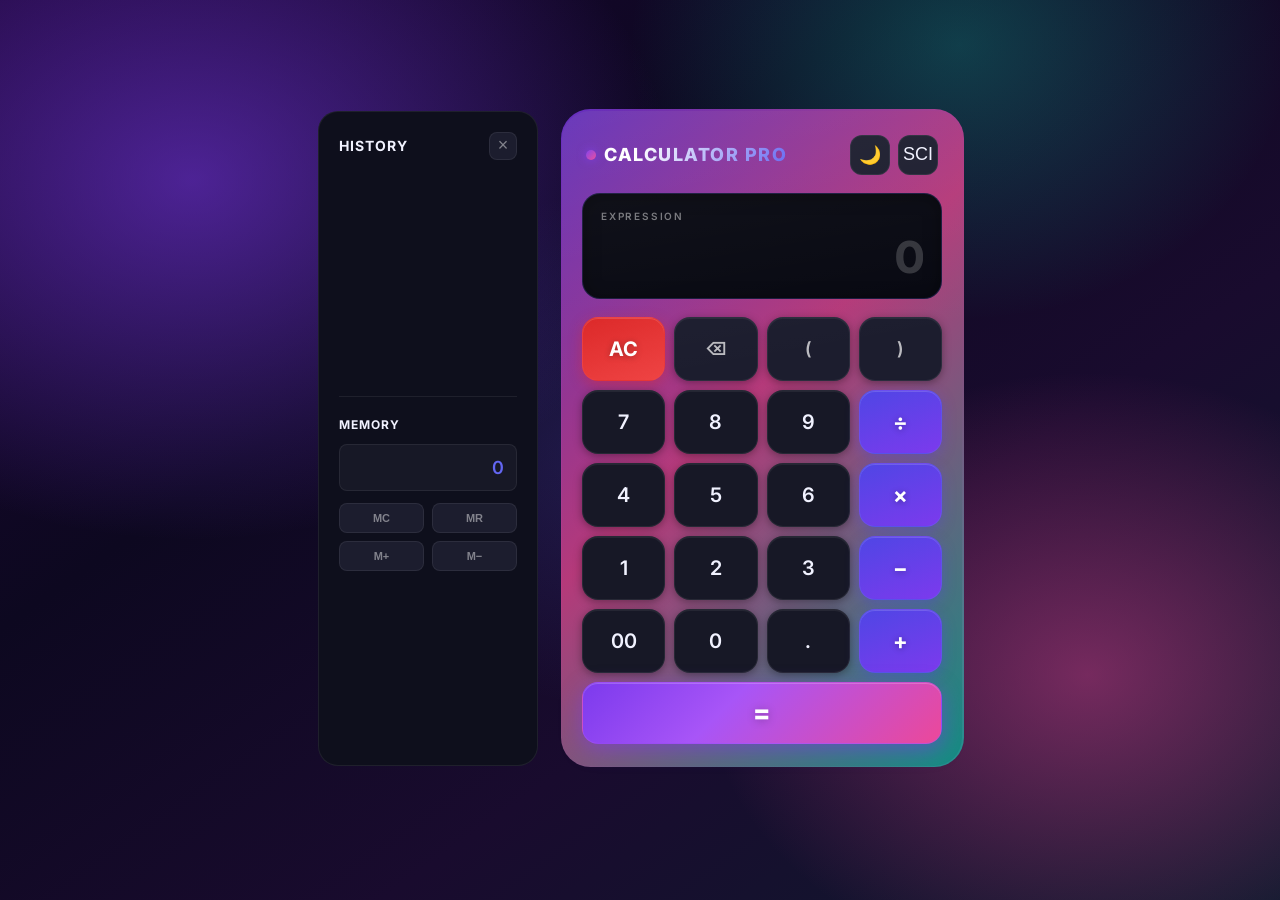
<file: index.html>
<!DOCTYPE html>
<html lang="en">
<head>
  <meta charset="UTF-8">
  <meta name="viewport" content="width=device-width, initial-scale=1.0">
  <title>Professional Calculator</title>
  <link rel="stylesheet" href="style.css">
</head>
<body>
  <main class="app">
    <div class="container">
      <!-- Sidebar with history and memory -->
      <aside class="sidebar" data-sidebar>
        <div class="sidebar__header">
          <h2 class="sidebar__title">History</h2>
          <button class="sidebar__clear" type="button" data-action="clear-history" title="Clear history">×</button>
        </div>
        <div class="history" data-history></div>

        <div class="sidebar__divider"></div>

        <div class="memory-panel">
          <h3 class="memory-panel__title">Memory</h3>
          <div class="memory-display" data-memory-display>0</div>
          <div class="memory-buttons">
            <button class="mem-btn" type="button" data-action="memory-clear" title="Clear Memory">MC</button>
            <button class="mem-btn" type="button" data-action="memory-recall" title="Recall Memory">MR</button>
            <button class="mem-btn" type="button" data-action="memory-add" title="Add to Memory">M+</button>
            <button class="mem-btn" type="button" data-action="memory-subtract" title="Subtract from Memory">M−</button>
          </div>
        </div>
      </aside>

      <!-- Main calculator -->
      <section class="calc" aria-label="Professional Calculator">
        <header class="calc__header">
          <div class="calc__brand">
            <span class="calc__dot"></span>
            <h1 class="calc__title">Calculator Pro</h1>
          </div>
          <div class="calc__controls">
            <button class="theme-toggle" type="button" data-action="toggle-theme" title="Toggle theme">🌙</button>
            <button class="mode-toggle" type="button" data-action="toggle-mode" title="Toggle Scientific Mode">SCI</button>
          </div>
        </header>

        <div class="display">
          <div class="display__label">Expression</div>
          <input
            class="display__input"
            type="text"
            name="display"
            data-display
            inputmode="decimal"
            autocomplete="off"
            spellcheck="false"
            aria-label="Calculator display"
            placeholder="0"
          >
        </div>

        <!-- Scientific Panel (hidden by default) -->
        <div class="scientific-panel" data-scientific>
          <button class="key key--sci" type="button" data-value="Math.PI">π</button>
          <button class="key key--sci" type="button" data-value="Math.E">e</button>
          <button class="key key--sci" type="button" data-action="sin">sin</button>
          <button class="key key--sci" type="button" data-action="cos">cos</button>
          <button class="key key--sci" type="button" data-action="tan">tan</button>
          <button class="key key--sci" type="button" data-action="sqrt">√</button>
          <button class="key key--sci" type="button" data-action="power">x²</button>
          <button class="key key--sci" type="button" data-action="cube">x³</button>
          <button class="key key--sci" type="button" data-action="log">log</button>
          <button class="key key--sci" type="button" data-action="ln">ln</button>
          <button class="key key--sci" type="button" data-action="factorial">n!</button>
          <button class="key key--sci" type="button" data-action="inverse">1/x</button>
        </div>

        <!-- Basic Keys -->
        <div class="keys" data-keys>
          <button class="key key--danger" type="button" data-action="clear-all">AC</button>
          <button class="key key--muted" type="button" data-action="backspace">⌫</button>
          <button class="key key--muted" type="button" data-value="(">(</button>
          <button class="key key--muted" type="button" data-value=")">)</button>

          <button class="key" type="button" data-value="7">7</button>
          <button class="key" type="button" data-value="8">8</button>
          <button class="key" type="button" data-value="9">9</button>
          <button class="key key--op" type="button" data-value="/">÷</button>

          <button class="key" type="button" data-value="4">4</button>
          <button class="key" type="button" data-value="5">5</button>
          <button class="key" type="button" data-value="6">6</button>
          <button class="key key--op" type="button" data-value="*">×</button>

          <button class="key" type="button" data-value="1">1</button>
          <button class="key" type="button" data-value="2">2</button>
          <button class="key" type="button" data-value="3">3</button>
          <button class="key key--op" type="button" data-value="-">−</button>

          <button class="key" type="button" data-value="00">00</button>
          <button class="key" type="button" data-value="0">0</button>
          <button class="key" type="button" data-value=".">.</button>
          <button class="key key--op" type="button" data-value="+">+</button>

          <button class="key key--equal key--span-4" type="button" data-action="evaluate">=</button>
        </div>
      </section>
    </div>
  </main>

  <script src="index.js"></script>
</body>
</html>
</file>
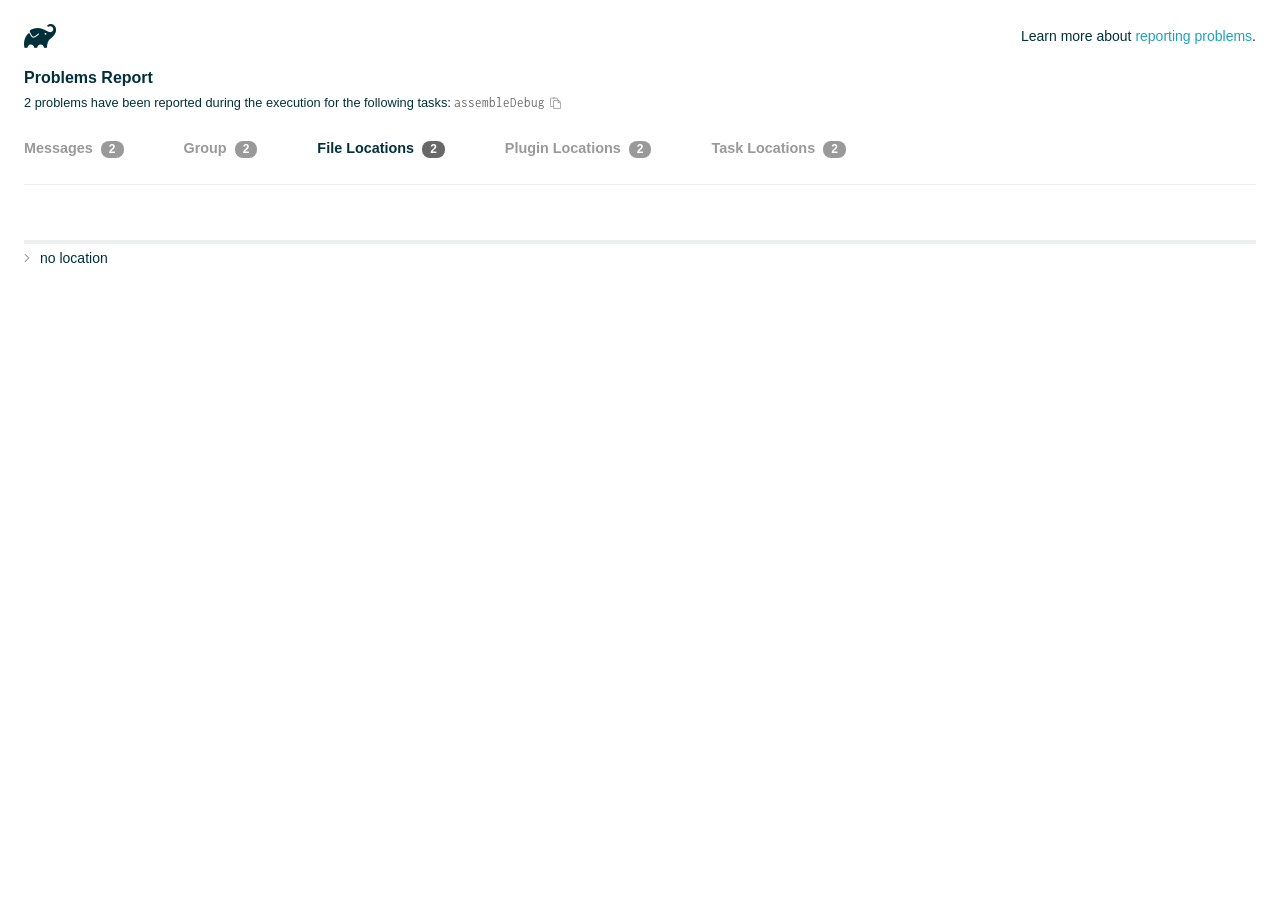
<file: catch_game/android/build/reports/problems/problems-report.html>
<!DOCTYPE html>

<html lang="en">
<head>
    <!-- Required meta tags -->
    <meta charset="utf-8">
    <meta name="viewport" content="width=device-width, initial-scale=1, shrink-to-fit=no">

                    <style type="text/css">
                /*! normalize.css v7.0.0 | MIT License | github.com/necolas/normalize.css */
html {
    line-height: 1.15;
    -ms-text-size-adjust: 100%;
    -webkit-text-size-adjust: 100%
}

body {
    margin: 0
}

article, aside, footer, header, nav, section {
    display: block
}

h1 {
    font-size: 2em;
    margin: .67em 0
}

figcaption, figure, main {
    display: block
}

figure {
    margin: 1em 40px
}

hr {
    box-sizing: content-box;
    height: 0;
    overflow: visible
}

pre {
    font-family: monospace, monospace;
    font-size: 1em
}

a {
    background-color: transparent;
    -webkit-text-decoration-skip: objects
}

abbr[title] {
    border-bottom: none;
    text-decoration: underline;
    text-decoration: underline dotted
}

b, strong {
    font-weight: inherit
}

b, strong {
    font-weight: bolder
}

code, kbd, samp {
    font-family: monospace, monospace;
    font-size: 1em
}

dfn {
    font-style: italic
}

mark {
    background-color: #ff0;
    color: #000
}

small {
    font-size: 80%
}

sub, sup {
    font-size: 75%;
    line-height: 0;
    position: relative;
    vertical-align: baseline
}

sub {
    bottom: -.25em
}

sup {
    top: -.5em
}

audio, video {
    display: inline-block
}

audio:not([controls]) {
    display: none;
    height: 0
}

img {
    border-style: none
}

svg:not(:root) {
    overflow: hidden
}

button, input, optgroup, select, textarea {
    font-family: sans-serif;
    font-size: 100%;
    line-height: 1.15;
    margin: 0
}

button, input {
    overflow: visible
}

button, select {
    text-transform: none
}

[type=reset], [type=submit], button, html [type=button] {
    -webkit-appearance: button
}

[type=button]::-moz-focus-inner, [type=reset]::-moz-focus-inner, [type=submit]::-moz-focus-inner, button::-moz-focus-inner {
    border-style: none;
    padding: 0
}

[type=button]:-moz-focusring, [type=reset]:-moz-focusring, [type=submit]:-moz-focusring, button:-moz-focusring {
    outline: 1px dotted ButtonText
}

fieldset {
    padding: .35em .75em .625em
}

legend {
    box-sizing: border-box;
    color: inherit;
    display: table;
    max-width: 100%;
    padding: 0;
    white-space: normal
}

progress {
    display: inline-block;
    vertical-align: baseline
}

textarea {
    overflow: auto
}

[type=checkbox], [type=radio] {
    box-sizing: border-box;
    padding: 0
}

[type=number]::-webkit-inner-spin-button, [type=number]::-webkit-outer-spin-button {
    height: auto
}

[type=search] {
    -webkit-appearance: textfield;
    outline-offset: -2px
}

[type=search]::-webkit-search-cancel-button, [type=search]::-webkit-search-decoration {
    -webkit-appearance: none
}

::-webkit-file-upload-button {
    -webkit-appearance: button;
    font: inherit
}

details, menu {
    display: block
}

summary {
    display: list-item
}

canvas {
    display: inline-block
}

template {
    display: none
}

[hidden] {
    display: none
}

/* configuration cache styles */

.report-wrapper {
    margin: 0;
    padding: 0 24px;
}

.gradle-logo {
    width: 32px;
    height: 24px;
    background-image: url("[data-uri]");
    background-size: contain;
}

.header {
    display: flex;
    flex-wrap: wrap;
    position: fixed;
    top: 0;
    left: 0;
    width: 100%;
    padding: 24px 24px 0 24px;
    background-color: white;
    z-index: 1;
}

.learn-more {
    margin-left: auto;
    align-self: center;
    font-size: 0.875rem;
    font-weight: normal;
}

.title {
    display: flex;
    align-items: center;
    padding: 18px 0 24px 0;
    flex: 1 0 100%;
}

.content {
    font-size: 0.875rem;
    padding: 240px 0 48px;
    overflow-x: auto;
    white-space: nowrap;
}

.content ol:first-of-type {
    margin: 0;
}

.tree-btn {
    cursor: pointer;
    display: inline-block;
    width: 16px;
    height: 16px;
    background-size: contain;
    background-repeat: no-repeat;
    vertical-align: middle;
    margin-top: -0.2em;
}

.tree-btn.collapsed {
    background-image: url('data:image/svg+xml;utf8,<svg xmlns="http://www.w3.org/2000/svg" viewBox="0 0 192 512"><path d="M166.9 264.5l-117.8 116c-4.7 4.7-12.3 4.7-17 0l-7.1-7.1c-4.7-4.7-4.7-12.3 0-17L127.3 256 25.1 155.6c-4.7-4.7-4.7-12.3 0-17l7.1-7.1c4.7-4.7 12.3-4.7 17 0l117.8 116c4.6 4.7 4.6 12.3-.1 17z" fill="%23999999" stroke="%23999999"/></svg>');
}

.tree-btn.expanded {
    background-image: url('data:image/svg+xml;utf8,<svg xmlns="http://www.w3.org/2000/svg" viewBox="0 0 256 512"><path d="M119.5 326.9L3.5 209.1c-4.7-4.7-4.7-12.3 0-17l7.1-7.1c4.7-4.7 12.3-4.7 17 0L128 287.3l100.4-102.2c4.7-4.7 12.3-4.7 17 0l7.1 7.1c4.7 4.7 4.7 12.3 0 17L136.5 327c-4.7 4.6-12.3 4.6-17-.1z" fill="%23999999" stroke="%23999999"/></svg>');
}

ul .tree-btn {
    margin-right: 3px;
}

.leaf-icon {
    display: inline-block;
    width: 16px;
    height: 16px;
    background-image: url('data:image/svg+xml;utf8,<svg xmlns="http://www.w3.org/2000/svg" viewBox="0 0 256 512"><path d="M32 256 H224" stroke="%23999999" stroke-width="48" stroke-linecap="round"/></svg>');
    background-size: contain;
    background-repeat: no-repeat;
    vertical-align: middle;
    margin-top: -0.2em;
}

.invisible-text {
    user-select: all; /* Allow the text to be selectable */
    color: transparent; /* Hide the text */
    text-indent: -9999px; /* Move the text out of view */
    position: relative;
    white-space: pre; /* Preserve meaningful whitespace in the invisible text for copying */
}

.text-for-copy {
    display: inline-block;
}

.enum-icon {
    display: inline-block;
    width: 16px;
    height: 16px;
    background-image: url('data:image/svg+xml;utf8,<svg xmlns="http://www.w3.org/2000/svg" viewBox="0 0 1024 1024"><circle cx="512" cy="512" r="200" /></svg>');
    background-size: contain;
    background-repeat: no-repeat;
    vertical-align: middle;
    margin-inline-start: 0.5ex;
    margin-inline-end: 0.5ex;
    margin-top: -0.2em;
}

.error-icon {
    display: inline-block;
    width: 16px;
    height: 16px;
    background-image: url('data:image/svg+xml;utf8,<svg xmlns="http://www.w3.org/2000/svg" viewBox="0 0 320 512"><path d="M193.94 256L296.5 153.44l21.15-21.15c3.12-3.12 3.12-8.19 0-11.31l-22.63-22.63c-3.12-3.12-8.19-3.12-11.31 0L160 222.06 36.29 98.34c-3.12-3.12-8.19-3.12-11.31 0L2.34 120.97c-3.12 3.12-3.12 8.19 0 11.31L126.06 256 2.34 379.71c-3.12 3.12-3.12 8.19 0 11.31l22.63 22.63c3.12 3.12 8.19 3.12 11.31 0L160 289.94 262.56 392.5l21.15 21.15c3.12 3.12 8.19 3.12 11.31 0l22.63-22.63c3.12-3.12 3.12-8.19 0-11.31L193.94 256z" fill="%23FC461E" stroke="%23FC461E"/></svg>');
    background-size: contain;
    background-repeat: no-repeat;
    vertical-align: middle;
    margin-inline-start: 0.5ex;
    margin-inline-end: 0.5ex;
    margin-top: -0.2em;
}

.advice-icon {
    display: inline-block;
    width: 16px;
    height: 16px;
    background-image: url('data:image/svg+xml;utf8,<svg width="800px" height="800px" viewBox="-4.93 0 122.88 122.88" version="1.1" id="Layer_1" xmlns="http://www.w3.org/2000/svg" xmlns:xlink="http://www.w3.org/1999/xlink"  style="enable-background:new 0 0 113.01 122.88" xml:space="preserve"><g><path d="M44.13,102.06c-1.14,0.03-2.14-0.81-2.3-1.96c-0.17-1.2,0.64-2.31,1.82-2.54c-1.3-7.37-4.85-11.43-8.6-15.72 c-2.92-3.34-5.95-6.81-8.34-11.92c-2.35-5.03-3.64-10.23-3.6-15.63c0.05-5.4,1.42-10.96,4.4-16.71c0.02-0.04,0.04-0.07,0.06-0.11 l0,0c3.91-6.62,9.38-11.04,15.47-13.52c5.11-2.09,10.66-2.8,16.1-2.3c5.42,0.5,10.73,2.2,15.37,4.94 c5.9,3.49,10.75,8.67,13.42,15.21c1.44,3.54,2.42,7.49,2.54,11.82c0.12,4.31-0.62,8.96-2.61,13.88 c-2.66,6.59-6.18,10.68-9.47,14.51c-3.03,3.53-5.85,6.81-7.42,11.84c0.89,0.21,1.59,0.94,1.73,1.9c0.17,1.24-0.7,2.39-1.94,2.56 l-0.77,0.11c-0.14,1.09-0.23,2.26-0.27,3.51l0.25-0.04c1.24-0.17,2.39,0.7,2.56,1.94c0.17,1.24-0.7,2.39-1.94,2.56l-0.78,0.11 c0.01,0.15,0.02,0.3,0.03,0.45l0,0c0.07,0.88,0.08,1.73,0.03,2.54l0.13-0.02c1.25-0.15,2.38,0.74,2.54,1.98 c0.15,1.25-0.74,2.38-1.98,2.54l-1.68,0.21c-1.2,3.11-3.34,5.48-5.87,6.94c-1.74,1.01-3.67,1.59-5.61,1.71 c-1.97,0.12-3.96-0.25-5.78-1.13c-2.08-1.02-3.94-2.71-5.29-5.14c-0.65-0.33-1.13-0.97-1.23-1.75c-0.04-0.31-0.01-0.61,0.07-0.89 c-0.39-1.16-0.68-2.43-0.87-3.83l-0.07,0.01c-1.24,0.17-2.39-0.7-2.56-1.94c-0.17-1.24,0.7-2.39,1.94-2.56l0.54-0.08 C44.19,104.32,44.18,103.16,44.13,102.06L44.13,102.06z M2.18,58.86C1.01,58.89,0.04,57.98,0,56.81c-0.04-1.17,0.88-2.14,2.05-2.18 l8.7-0.3c1.17-0.04,2.14,0.88,2.18,2.05c0.04,1.17-0.88,2.14-2.05,2.18L2.18,58.86L2.18,58.86z M110.68,50.25 c1.16-0.12,2.2,0.73,2.32,1.89c0.12,1.16-0.73,2.2-1.89,2.32l-8.66,0.91c-1.16,0.12-2.2-0.73-2.32-1.89 c-0.12-1.16,0.73-2.2,1.89-2.32L110.68,50.25L110.68,50.25z M94.91,14.78c0.65-0.97,1.96-1.23,2.93-0.58 c0.97,0.65,1.23,1.96,0.58,2.93l-4.84,7.24c-0.65,0.97-1.96,1.23-2.93,0.58c-0.97-0.65-1.23-1.96-0.58-2.93L94.91,14.78 L94.91,14.78z M57.63,2.06c0.03-1.17,1-2.09,2.16-2.06c1.17,0.03,2.09,1,2.06,2.16l-0.22,8.7c-0.03,1.17-1,2.09-2.16,2.06 c-1.17-0.03-2.09-1-2.06-2.16L57.63,2.06L57.63,2.06z M13.88,15.53c-0.86-0.8-0.9-2.14-0.11-2.99c0.8-0.86,2.14-0.9,2.99-0.11 l6.37,5.94c0.86,0.8,0.9,2.14,0.11,2.99c-0.8,0.86-2.14,0.9-2.99,0.11L13.88,15.53L13.88,15.53z M47.88,96.95l18.49-2.63 c1.59-6.7,5.05-10.73,8.8-15.08c3.08-3.58,6.36-7.4,8.76-13.34c1.76-4.35,2.41-8.43,2.31-12.19c-0.1-3.75-0.96-7.21-2.24-10.34 c-2.3-5.63-6.51-10.11-11.65-13.15c-4.11-2.43-8.8-3.94-13.59-4.37c-4.77-0.44-9.64,0.19-14.13,2.02 c-5.26,2.15-9.99,5.97-13.39,11.72c-2.64,5.12-3.86,10.02-3.9,14.73c-0.04,4.74,1.11,9.33,3.2,13.8c2.13,4.56,4.97,7.8,7.69,10.92 C42.47,83.9,46.48,88.49,47.88,96.95L47.88,96.95z M65.62,99.02l-17.27,2.45c0.05,1.1,0.07,2.25,0.05,3.47l17.05-2.42 C65.47,101.29,65.52,100.12,65.62,99.02L65.62,99.02z M48.49,109.52c0.12,0.92,0.3,1.76,0.53,2.54l16.55-2.04 c0.11-0.86,0.13-1.77,0.05-2.74l0,0l0-0.02l-0.01-0.17L48.49,109.52L48.49,109.52z M51.37,116.36c0.64,0.67,1.35,1.19,2.1,1.55 c1.15,0.56,2.42,0.79,3.67,0.72c1.29-0.08,2.57-0.47,3.74-1.15c1.1-0.64,2.09-1.53,2.88-2.65L51.37,116.36L51.37,116.36z"/></g></svg>');
    background-size: contain;
    background-repeat: no-repeat;
    vertical-align: middle;
    margin-inline-start: 0.5ex;
    margin-inline-end: 0.5ex;
    margin-top: -0.2em;
}

.warning-icon {
    display: inline-block;
    width: 13px;
    height: 13px;
    background-image: url('data:image/svg+xml;utf8,<svg xmlns="http://www.w3.org/2000/svg" viewBox="0 0 576 512"><path d="M270.2 160h35.5c3.4 0 6.1 2.8 6 6.2l-7.5 196c-.1 3.2-2.8 5.8-6 5.8h-20.5c-3.2 0-5.9-2.5-6-5.8l-7.5-196c-.1-3.4 2.6-6.2 6-6.2zM288 388c-15.5 0-28 12.5-28 28s12.5 28 28 28 28-12.5 28-28-12.5-28-28-28zm281.5 52L329.6 24c-18.4-32-64.7-32-83.2 0L6.5 440c-18.4 31.9 4.6 72 41.6 72H528c36.8 0 60-40 41.5-72zM528 480H48c-12.3 0-20-13.3-13.9-24l240-416c6.1-10.6 21.6-10.7 27.7 0l240 416c6.2 10.6-1.5 24-13.8 24z" fill="%23DEAD22" stroke="%23DEAD22"/></svg>');
    background-size: contain;
    background-repeat: no-repeat;
    vertical-align: middle;
    margin-inline-start: 0.3ex;
    margin-inline-end: 1.1ex;
    margin-top: -0.1em;
}

.documentation-button {
    cursor: pointer;
    display: inline-block;
    width: 13px;
    height: 13px;
    background-image: url('data:image/svg+xml;utf8,<svg xmlns="http://www.w3.org/2000/svg" viewBox="0 0 512 512"><path d="M256 340c-15.464 0-28 12.536-28 28s12.536 28 28 28 28-12.536 28-28-12.536-28-28-28zm7.67-24h-16c-6.627 0-12-5.373-12-12v-.381c0-70.343 77.44-63.619 77.44-107.408 0-20.016-17.761-40.211-57.44-40.211-29.144 0-44.265 9.649-59.211 28.692-3.908 4.98-11.054 5.995-16.248 2.376l-13.134-9.15c-5.625-3.919-6.86-11.771-2.645-17.177C185.658 133.514 210.842 116 255.67 116c52.32 0 97.44 29.751 97.44 80.211 0 67.414-77.44 63.849-77.44 107.408V304c0 6.627-5.373 12-12 12zM256 40c118.621 0 216 96.075 216 216 0 119.291-96.61 216-216 216-119.244 0-216-96.562-216-216 0-119.203 96.602-216 216-216m0-32C119.043 8 8 119.083 8 256c0 136.997 111.043 248 248 248s248-111.003 248-248C504 119.083 392.957 8 256 8z" fill="%23999999" stroke="%23999999"/></svg>');
    background-size: contain;
    background-repeat: no-repeat;
    vertical-align: middle;
    margin-inline-start: 0.5ex;
    margin-inline-end: 0.5ex;
    margin-top: -0.2em;
}

.documentation-button::selection {
    color: transparent;
}

.documentation-button:hover {
    color: transparent;
}

.copy-button {
    cursor: pointer;
    display: inline-block;
    width: 12px;
    height: 12px;
    background-image: url('data:image/svg+xml;utf8,<svg xmlns="http://www.w3.org/2000/svg" viewBox="0 0 448 512"><path d="M433.941 193.941l-51.882-51.882A48 48 0 0 0 348.118 128H320V80c0-26.51-21.49-48-48-48h-66.752C198.643 13.377 180.858 0 160 0s-38.643 13.377-45.248 32H48C21.49 32 0 53.49 0 80v288c0 26.51 21.49 48 48 48h80v48c0 26.51 21.49 48 48 48h224c26.51 0 48-21.49 48-48V227.882a48 48 0 0 0-14.059-33.941zm-22.627 22.627a15.888 15.888 0 0 1 4.195 7.432H352v-63.509a15.88 15.88 0 0 1 7.431 4.195l51.883 51.882zM160 30c9.941 0 18 8.059 18 18s-8.059 18-18 18-18-8.059-18-18 8.059-18 18-18zM48 384c-8.822 0-16-7.178-16-16V80c0-8.822 7.178-16 16-16h66.752c6.605 18.623 24.389 32 45.248 32s38.643-13.377 45.248-32H272c8.822 0 16 7.178 16 16v48H176c-26.51 0-48 21.49-48 48v208H48zm352 96H176c-8.822 0-16-7.178-16-16V176c0-8.822 7.178-16 16-16h144v72c0 13.2 10.8 24 24 24h72v208c0 8.822-7.178 16-16 16z" fill="%23999999" stroke="%23999999"/></svg>');
    background-size: contain;
    background-repeat: no-repeat;
    vertical-align: middle;
    margin-inline-start: 0.5ex;
    margin-top: -0.2em;
}

.groups{
    display: flex;
    border-bottom: 1px solid #EDEEEF;
    flex: 1 0 100%;
}

.uncategorized {
    display: flex;
    border-top: 4px solid #EDEEEF;
    flex: 1 0 100%;
}

.group-selector {
    padding: 0 52px 24px 0;
    font-size: 0.9rem;
    font-weight: bold;
    color: #999999;
    cursor: pointer;
}

.group-selector__count {
    margin: 0 8px;
    border-radius: 8px;
    background-color: #999;
    color: #fff;
    padding: 1px 8px 2px;
    font-size: 0.75rem;
}

.group-selector--active {
    color: #02303A;
    cursor: auto;
}

.group-selector--active .group-selector__count {
    background-color: #686868;
}

.group-selector--disabled {
    cursor: not-allowed;
}

.accordion-header {
    cursor: pointer;
}

.container {
    padding-left: 0.5em;
    padding-right: 0.5em;
}

.stacktrace {
    border-radius: 4px;
    overflow-x: auto;
    padding: 0.5rem;
    margin-bottom: 0;
    min-width: 1000px;
}

/* Lato (bold, regular) */
@font-face {
    font-display: swap;
    font-family: Lato;
    font-weight: 500;
    font-style: normal;
    src: url("https://assets.gradle.com/lato/fonts/lato-semibold/lato-semibold.woff2") format("woff2"),
    url("https://assets.gradle.com/lato/fonts/lato-semibold/lato-semibold.woff") format("woff");
}

@font-face {
    font-display: swap;
    font-family: Lato;
    font-weight: bold;
    font-style: normal;
    src: url("https://assets.gradle.com/lato/fonts/lato-bold/lato-bold.woff2") format("woff2"),
    url("https://assets.gradle.com/lato/fonts/lato-bold/lato-bold.woff") format("woff");
}

* {
    -webkit-box-sizing: border-box;
    -moz-box-sizing: border-box;
    box-sizing: border-box;
}

html,
body {
    margin: 0;
    padding: 0;
}

html {
    font-family: "Lato", "Helvetica Neue", Arial, sans-serif;
    font-size: 16px;
    font-weight: 400;
    line-height: 1.5;
}

body {
    color: #02303A;
    background-color: #ffffff;
    -webkit-text-size-adjust: 100%;
    -ms-text-size-adjust: 100%;
    -webkit-font-smoothing: antialiased;
}


/* typography */
h1, h2, h3, h4, h5, h6 {
    color: #02303A;
    text-rendering: optimizeLegibility;
    margin: 0;
}

h1 {
    font-size: 1rem;
}

h2 {
    font-size: 0.9rem;
}

h3 {
    font-size: 1.125rem;
}

h4, h5, h6 {
    font-size: 0.875rem;
}

h1 code {
    font-weight: bold;
}

ul, ol, dl {
    list-style-position: outside;
    line-height: 1.6;
    padding: 0;
    margin: 0 0 0 20px;
    list-style-type: none;
}

li {
    line-height: 2;
}

a {
    color: #1DA2BD;
    text-decoration: none;
    transition: all 0.3s ease, visibility 0s;
}

a:hover {
    color: #35c1e4;
}

/* code */
code, pre {
    font-family: Inconsolata, Monaco, "Courier New", monospace;
    font-style: normal;
    font-variant-ligatures: normal;
    font-variant-caps: normal;
    font-variant-numeric: normal;
    font-variant-east-asian: normal;
    font-weight: normal;
    font-stretch: normal;
    color: #686868;
}

*:not(pre) > code {
    letter-spacing: 0;
    padding: 0.1em 0.5ex;
    text-rendering: optimizeSpeed;
    word-spacing: -0.15em;
    word-wrap: break-word;
}

pre {
    font-size: 0.75rem;
    line-height: 1.8;
    margin-top: 0;
    margin-bottom: 1.5em;
    padding: 1rem;
}

pre code {
    background-color: transparent;
    color: inherit;
    line-height: 1.8;
    font-size: 100%;
    padding: 0;
}

a code {
    color: #1BA8CB;
}

pre.code, pre.programlisting, pre.screen, pre.tt {
    background-color: #f7f7f8;
    border-radius: 4px;
    font-size: 1em;
    line-height: 1.45;
    margin-bottom: 1.25em;
    overflow-x: auto;
    padding: 1rem;
}

li em, p em {
    padding: 0 1px;
}

code em, tt em {
    text-decoration: none;
}

code + .copy-button {
    margin-inline-start: 0.2ex;
}

.java-exception {
    font-size: 0.75rem;
    padding-left: 24px;
}

.java-exception ul {
    margin: 0;
    line-height: inherit;
}

.java-exception code {
    white-space: pre;
}

.java-exception-part-toggle {
    user-select: none;
    cursor: pointer;
    border-radius: 2px;
    padding: 0.1em 0.2em;
    background: azure;
    color: #686868;
}

                </style>
    <!-- Inconsolata is used as a default monospace font in the report. -->
    <link rel="stylesheet" href="https://fonts.googleapis.com/css?family=Inconsolata:400,700" />

    <title>Gradle Configuration Cache</title>
</head>
<body>

<div id="playground"></div>

<div class="report" id="report">
    Loading...
</div>

<script type="text/javascript">
function configurationCacheProblems() { return (
// begin-report-data
{"diagnostics":[{"locations":[{}],"problem":[{"text":"Executing Gradle on JVM versions 16 and lower has been deprecated."}],"severity":"WARNING","problemDetails":[{"text":"This will fail with an error in Gradle 9.0."}],"contextualLabel":"Executing Gradle on JVM versions 16 and lower has been deprecated.","documentationLink":"https://docs.gradle.org/8.14/userguide/upgrading_version_8.html#minimum_daemon_jvm_version","problemId":[{"name":"deprecation","displayName":"Deprecation"},{"name":"executing-gradle-on-jvm-versions-and-lower","displayName":"Executing Gradle on JVM versions 16 and lower has been deprecated."}],"solutions":[[{"text":"Use JVM 17 or greater to execute Gradle. Projects can continue to use older JVM versions via toolchains."}]]},{"problem":[{"text":"No variants exist that would match the request"}],"severity":"ERROR","contextualLabel":"Dependency requires at least JVM runtime version 11. This build uses a Java 8 JVM.","documentationLink":"https://docs.gradle.org/8.14/userguide/variant_model.html#sec:variant-select-errors","problemId":[{"name":"dependency-variant-resolution","displayName":"Variant resolution"},{"name":"no-compatible-variants","displayName":"No variants exist that would match the request"}]}],"problemsReport":{"totalProblemCount":2,"requestedTasks":"assembleDebug","documentationLink":"https://docs.gradle.org/8.14/userguide/reporting_problems.html","documentationLinkCaption":"Problem report","summaries":[]}}
// end-report-data
);}
</script>
                <script type="text/javascript">
                !function(n,t){"object"==typeof exports&&"object"==typeof module?module.exports=t():"function"==typeof define&&define.amd?define([],t):"object"==typeof exports?exports["configuration-cache-report"]=t():n["configuration-cache-report"]=t()}(this,(()=>(({70:function(){void 0===ArrayBuffer.isView&&(ArrayBuffer.isView=function(n){return null!=n&&null!=n.__proto__&&n.__proto__.__proto__===Int8Array.prototype.__proto__}),void 0===Math.imul&&(Math.imul=function(n,t){return(4294901760&n)*(65535&t)+(65535&n)*(0|t)|0}),this["configuration-cache-report"]=function(n){"use strict";var t,r,i,e,u,o,f,s,c,a,h,l,_,v,d,g,w,b,p,m,k,q,y,B,C,x,j,P,I,S,z,T,E,L,N,A,M,F,D,O,R,H,$,G,U,V,Q,Z,Y,W,K,X,J,nn,tn,rn,en,un,on,fn,sn,cn,an,hn,ln,_n,vn,dn,gn,wn,bn,pn,mn,kn,qn,yn,Bn,Cn,xn,jn,Pn,In,Sn,zn,Tn,En,Ln,Nn,An,Mn=Math.imul,Fn=ArrayBuffer.isView;function Dn(n,t){if(!(t>=0))throw _u(ce("Requested element count "+t+" is less than zero."));return function(n,t){if(!(t>=0))throw _u(ce("Requested element count "+t+" is less than zero."));if(0===t)return Ct();if(t>=n.length)return function(n){switch(n.length){case 0:return Ct();case 1:return qr(n[0]);default:return function(n){return Hr(function(n){return new It(n,!1)}(n))}(n)}}(n);if(1===t)return qr(n[0]);var r=0,i=Rr(),e=0,u=n.length;n:for(;e<u;){var o=n[e];if(e=e+1|0,i.d(o),(r=r+1|0)===t)break n}return i}(n,rt(n.length-t|0,0))}function On(n,t,r,i,e,u,o){return t=t===A?", ":t,r=r===A?"":r,i=i===A?"":i,e=e===A?-1:e,u=u===A?"...":u,o=o===A?null:o,function(n,t,r,i,e,u,o,f){r=r===A?", ":r,i=i===A?"":i,e=e===A?"":e,u=u===A?-1:u,o=o===A?"...":o,f=f===A?null:f,t.e(i);var s=0,c=0,a=n.length;n:for(;c<a;){var h=n[c];if(c=c+1|0,(s=s+1|0)>1&&t.e(r),!(u<0||s<=u))break n;Jt(t,h,f)}return u>=0&&s>u&&t.e(o),t.e(e),t}(n,Bi(),t,r,i,e,u,o).toString()}function Rn(n){return n.length-1|0}function Hn(n,t){if(null==t){var r=0,i=n.length-1|0;if(r<=i)do{var e=r;if(r=r+1|0,null==n[e])return e}while(r<=i)}else{var u=0,o=n.length-1|0;if(u<=o)do{var f=u;if(u=u+1|0,le(t,n[f]))return f}while(u<=o)}return-1}function $n(n,t,r,i,e,u,o){return t=t===A?", ":t,r=r===A?"":r,i=i===A?"":i,e=e===A?-1:e,u=u===A?"...":u,o=o===A?null:o,Gn(n,Bi(),t,r,i,e,u,o).toString()}function Gn(n,t,r,i,e,u,o,f){r=r===A?", ":r,i=i===A?"":i,e=e===A?"":e,u=u===A?-1:u,o=o===A?"...":o,f=f===A?null:f,t.e(i);var s=0,c=n.f();n:for(;c.g();){var a=c.h();if((s=s+1|0)>1&&t.e(r),!(u<0||s<=u))break n;Jt(t,a,f)}return u>=0&&s>u&&t.e(o),t.e(e),t}function Un(n){if(n.i())throw xu("List is empty.");return n.j(0)}function Vn(n){return new tt(n)}function Qn(n){if(Ke(n,Di)){var t;switch(n.k()){case 0:t=Ct();break;case 1:t=qr(Ke(n,Fi)?n.j(0):n.f().h());break;default:t=Zn(n)}return t}return xt(Xn(n))}function Zn(n){return Hr(n)}function Yn(n){if(Ke(n,Di)&&n.k()<=1)return Qn(n);var t=Xn(n);return function(n){var t=(n.k()/2|0)-1|0;if(t<0)return br();var r=jt(n),i=0;if(i<=t)do{var e=i;i=i+1|0;var u=n.j(e);n.f4(e,n.j(r)),n.f4(r,u),r=r-1|0}while(e!==t)}(t),t}function Wn(n,t){if(!(t>=0))throw _u(ce("Requested element count "+t+" is less than zero."));return function(n,t){if(!(t>=0))throw _u(ce("Requested element count "+t+" is less than zero."));if(0===t)return Ct();if(Ke(n,Di)){if(t>=n.k())return Qn(n);if(1===t)return qr(function(n){if(Ke(n,Fi))return Un(n);var t=n.f();if(!t.g())throw xu("Collection is empty.");return t.h()}(n))}var r=0,i=Rr(),e=n.f();n:for(;e.g();){var u=e.h();if(i.d(u),(r=r+1|0)===t)break n}return xt(i)}(n,rt(n.k()-t|0,0))}function Kn(n,t){if(!(t>=0))throw _u(ce("Requested element count "+t+" is less than zero."));if(0===t)return Ct();var r=n.k();if(t>=r)return Qn(n);if(1===t)return qr(Jn(n));var i=Rr();if(Ke(n,bi)){var e=r-t|0;if(e<r)do{var u=e;e=e+1|0,i.d(n.j(u))}while(e<r)}else for(var o=n.l(r-t|0);o.g();){var f=o.h();i.d(f)}return i}function Xn(n){return Ke(n,Di)?Zn(n):nt(n,Or())}function Jn(n){if(n.i())throw xu("List is empty.");return n.j(jt(n))}function nt(n,t){for(var r=n.f();r.g();){var i=r.h();t.d(i)}return t}function tt(n){this.n_1=n}function rt(n,t){return n<t?t:n}function it(n,t){return n>t?t:n}function et(n,t){return Kt().q(n,t,-1)}function ut(n,t){return new Ft(n,t)}function ot(n){var t=n.f();if(!t.g())return Ct();var r=t.h();if(!t.g())return qr(r);var i=Or();for(i.d(r);t.g();)i.d(t.h());return i}function ft(n){this.r_1=n}function st(n,t){this.s_1=n,this.t_1=t}function ct(){}function at(n){this.x_1=n,this.w_1=0}function ht(n,t){this.a1_1=n,at.call(this,n),_t().b1(t,this.a1_1.k()),this.w_1=t}function lt(){t=this}function _t(){return null==t&&new lt,t}function vt(){_t(),ct.call(this)}function dt(n){this.h1_1=n}function gt(n,t){return t===n?"(this Map)":Vi(t)}function wt(n,t){var r;n:{for(var i=n.o().f();i.g();){var e=i.h();if(le(e.j1(),t)){r=e;break n}}r=null}return r}function bt(){r=this}function pt(){return null==r&&new bt,r}function mt(n){this.q1_1=n,ct.call(this)}function kt(){pt(),this.n1_1=null,this.o1_1=null}function qt(){i=this}function yt(){return null==i&&new qt,i}function Bt(n){return n.length>0?ou(n):Ct()}function Ct(){return null==e&&new Pt,e}function xt(n){switch(n.k()){case 0:return Ct();case 1:return qr(n.j(0));default:return n}}function jt(n){return n.k()-1|0}function Pt(){e=this,this.z1_1=new ke(-1478467534,-1720727600)}function It(n,t){this.b2_1=n,this.c2_1=t}function St(){u=this}function zt(){return null==u&&new St,u}function Tt(n,t){return Ke(n,Di)?n.k():t}function Et(n,t){if(Ke(t,Di))return n.m(t);for(var r=!1,i=t.f();i.g();){var e=i.h();n.d(e)&&(r=!0)}return r}function Lt(){}function Nt(n,t){this.h2_1=n,this.g2_1=n.i2_1.l(function(n,t){if(!(0<=t&&t<=n.k()))throw du("Position index "+t+" must be in range ["+Ve(0,n.k())+"].");return n.k()-t|0}(n,t))}function At(n){vt.call(this),this.i2_1=n}function Mt(n){this.k2_1=n,this.j2_1=n.l2_1.f()}function Ft(n,t){this.l2_1=n,this.m2_1=t}function Dt(n){for(;n.n2_1.g();){var t=n.n2_1.h();if(n.q2_1.t2_1(t)===n.q2_1.s2_1)return n.p2_1=t,n.o2_1=1,br()}n.o2_1=0}function Ot(n){this.q2_1=n,this.n2_1=n.r2_1.f(),this.o2_1=-1,this.p2_1=null}function Rt(n,t,r){t=t===A||t,this.r2_1=n,this.s2_1=t,this.t2_1=r}function Ht(){return null==o&&new $t,o}function $t(){o=this,this.u2_1=new ke(1993859828,793161749)}function Gt(n,t,r){return Ut(Ut(n,r)-Ut(t,r)|0,r)}function Ut(n,t){var r=n%t|0;return r>=0?r:r+t|0}function Vt(){f=this,this.p_1=new Zt(1,0)}function Qt(){return null==f&&new Vt,f}function Zt(n,t){Qt(),Xt.call(this,n,t,1)}function Yt(n,t,r){Lt.call(this),this.d3_1=r,this.e3_1=t,this.f3_1=this.d3_1>0?n<=t:n>=t,this.g3_1=this.f3_1?n:this.e3_1}function Wt(){s=this}function Kt(){return null==s&&new Wt,s}function Xt(n,t,r){if(Kt(),0===r)throw _u("Step must be non-zero.");if(r===mr().MIN_VALUE)throw _u("Step must be greater than Int.MIN_VALUE to avoid overflow on negation.");this.z2_1=n,this.a3_1=function(n,t,r){var i;if(r>0)i=n>=t?t:t-Gt(t,n,r)|0;else{if(!(r<0))throw _u("Step is zero.");i=n<=t?t:t+Gt(n,t,0|-r)|0}return i}(n,t,r),this.b3_1=r}function Jt(n,t,r){null!=r?n.e(r(t)):null==t||nu(t)?n.e(t):t instanceof Mi?n.i3(t.h3_1):n.e(Vi(t))}function nr(n,t,r){if(n===t)return!0;if(!(r=r!==A&&r))return!1;var i=xi(n),e=xi(t);return i===e||le(new Mi(ne(Li(i).toLowerCase(),0)),new Mi(ne(Li(e).toLowerCase(),0)))}function tr(n){return re(n)-1|0}function rr(n,t,r,i){return r=r===A?0:r,(i=i!==A&&i)||"string"!=typeof n?ir(n,t,r,re(n),i):n.indexOf(t,r)}function ir(n,t,r,i,e,u){var o=(u=u!==A&&u)?et(it(r,tr(n)),rt(i,0)):Ve(rt(r,0),it(i,re(n)));if("string"==typeof n&&"string"==typeof t){var f=o.z2_1,s=o.a3_1,c=o.b3_1;if(c>0&&f<=s||c<0&&s<=f)do{var a=f;if(f=f+c|0,Ti(t,0,n,a,re(t),e))return a}while(a!==s)}else{var h=o.z2_1,l=o.a3_1,_=o.b3_1;if(_>0&&h<=l||_<0&&l<=h)do{var v=h;if(h=h+_|0,fr(t,0,n,v,re(t),e))return v}while(v!==l)}return-1}function er(n){var t=0,r=re(n)-1|0,i=!1;n:for(;t<=r;){var e=ji(ne(n,i?r:t));if(i){if(!e)break n;r=r-1|0}else e?t=t+1|0:i=!0}return ie(n,t,r+1|0)}function ur(n,t){return ce(ie(n,t.y2(),t.c3()+1|0))}function or(n,t,r,i,e){r=r===A?0:r,i=i!==A&&i,sr(e=e===A?0:e);var u,o,f=ou(t);return new hr(n,r,e,(u=f,o=i,function(n,t){var r=function(n,t,r,i){if(!i&&1===t.k()){var e=function(n){if(Ke(n,Fi))return function(n){var t;switch(n.k()){case 0:throw xu("List is empty.");case 1:t=n.j(0);break;default:throw _u("List has more than one element.")}return t}(n);var t=n.f();if(!t.g())throw xu("Collection is empty.");var r=t.h();if(t.g())throw _u("Collection has more than one element.");return r}(t),u=rr(n,e,r);return u<0?null:_r(u,e)}var o=Ve(rt(r,0),re(n));if("string"==typeof n){var f=o.z2_1,s=o.a3_1,c=o.b3_1;if(c>0&&f<=s||c<0&&s<=f)do{var a,h=f;f=f+c|0;n:{for(var l=t.f();l.g();){var _=l.h();if(Ti(_,0,n,h,_.length,i)){a=_;break n}}a=null}if(null!=a)return _r(h,a)}while(h!==s)}else{var v=o.z2_1,d=o.a3_1,g=o.b3_1;if(g>0&&v<=d||g<0&&d<=v)do{var w,b=v;v=v+g|0;n:{for(var p=t.f();p.g();){var m=p.h();if(fr(m,0,n,b,m.length,i)){w=m;break n}}w=null}if(null!=w)return _r(b,w)}while(b!==d)}return null}(n,u,t,o);return null==r?null:_r(r.t3_1,r.u3_1.length)}))}function fr(n,t,r,i,e,u){if(i<0||t<0||t>(re(n)-e|0)||i>(re(r)-e|0))return!1;var o=0;if(o<e)do{var f=o;if(o=o+1|0,!nr(ne(n,t+f|0),ne(r,i+f|0),u))return!1}while(o<e);return!0}function sr(n){if(!(n>=0))throw _u(ce("Limit must be non-negative, but was "+n))}function cr(n){if(n.l3_1<0)n.j3_1=0,n.m3_1=null;else{var t;if(n.o3_1.r3_1>0?(n.n3_1=n.n3_1+1|0,t=n.n3_1>=n.o3_1.r3_1):t=!1,t||n.l3_1>re(n.o3_1.p3_1))n.m3_1=Ve(n.k3_1,tr(n.o3_1.p3_1)),n.l3_1=-1;else{var r=n.o3_1.s3_1(n.o3_1.p3_1,n.l3_1);if(null==r)n.m3_1=Ve(n.k3_1,tr(n.o3_1.p3_1)),n.l3_1=-1;else{var i=r.v3(),e=r.w3();n.m3_1=function(n,t){return t<=mr().MIN_VALUE?Qt().p_1:Ve(n,t-1|0)}(n.k3_1,i),n.k3_1=i+e|0,n.l3_1=n.k3_1+(0===e?1:0)|0}}n.j3_1=1}}function ar(n){this.o3_1=n,this.j3_1=-1,this.k3_1=function(n,t,r){if(0>r)throw _u("Cannot coerce value to an empty range: maximum "+r+" is less than minimum 0.");return n<0?0:n>r?r:n}(n.q3_1,0,re(n.p3_1)),this.l3_1=this.k3_1,this.m3_1=null,this.n3_1=0}function hr(n,t,r,i){this.p3_1=n,this.q3_1=t,this.r3_1=r,this.s3_1=i}function lr(n,t){this.t3_1=n,this.u3_1=t}function _r(n,t){return new lr(n,t)}function vr(){}function dr(){}function gr(){}function wr(){c=this}function br(){return null==c&&new wr,c}function pr(){a=this,this.MIN_VALUE=-2147483648,this.MAX_VALUE=2147483647,this.SIZE_BYTES=4,this.SIZE_BITS=32}function mr(){return null==a&&new pr,a}function kr(n){for(var t=[],r=n.f();r.g();)t.push(r.h());return t}function qr(n){return 0===(t=[n]).length?Or():Hr(new It(t,!0));var t}function yr(n){return n<0&&function(){throw Pu("Index overflow has happened.")}(),n}function Br(n){return void 0!==n.toArray?n.toArray():kr(n)}function Cr(n){return function(n,t){for(var r=0,i=n.length;r<i;){var e=n[r];r=r+1|0,t.d(e)}return t}(t=[n],(r=t.length,i=de(ve(ni)),function(n,t,r){Mr.call(r),ni.call(r),r.y5_1=function(n){return Kr(n,0,de(ve(Xr)))}(n)}(r,0,i),i));var t,r,i}function xr(){ct.call(this)}function jr(n){this.j4_1=n,this.h4_1=0,this.i4_1=-1}function Pr(n,t){this.n4_1=n,jr.call(this,n),_t().b1(t,this.n4_1.k()),this.h4_1=t}function Ir(){xr.call(this),this.o4_1=0}function Sr(n){this.r4_1=n}function zr(n){this.s4_1=n}function Tr(n,t){this.t4_1=n,this.u4_1=t}function Er(){Mr.call(this)}function Lr(n){this.x4_1=n,Mr.call(this)}function Nr(n){this.e5_1=n,xr.call(this)}function Ar(){kt.call(this),this.c5_1=null,this.d5_1=null}function Mr(){xr.call(this)}function Fr(){h=this;var n=Rr();n.c_1=!0,this.i5_1=n}function Dr(){return null==h&&new Fr,h}function Or(){return n=de(ve(Gr)),t=[],Gr.call(n,t),n;var n,t}function Rr(n){return t=de(ve(Gr)),r=[],Gr.call(t,r),t;var t,r}function Hr(n){return function(n,t){var r;return r=Br(n),Gr.call(t,r),t}(n,de(ve(Gr)))}function $r(n,t){return _t().e1(t,n.k()),t}function Gr(n){Dr(),Ir.call(this),this.b_1=n,this.c_1=!1}function Ur(n,t,r,i,e){if(r===i)return n;var u=(r+i|0)/2|0,o=Ur(n,t,r,u,e),f=Ur(n,t,u+1|0,i,e),s=o===t?n:t,c=r,a=u+1|0,h=r;if(h<=i)do{var l=h;if(h=h+1|0,c<=u&&a<=i){var _=o[c],v=f[a];e.compare(_,v)<=0?(s[l]=_,c=c+1|0):(s[l]=v,a=a+1|0)}else c<=u?(s[l]=o[c],c=c+1|0):(s[l]=f[a],a=a+1|0)}while(l!==i);return s}function Vr(n,t){return(3&n)-(3&t)|0}function Qr(){_=this}function Zr(n){this.n5_1=n,Er.call(this)}function Yr(n){return function(n,t){Ar.call(t),Xr.call(t),t.t5_1=n,t.u5_1=n.w5()}(new ui((null==_&&new Qr,_)),n),n}function Wr(){return Yr(de(ve(Xr)))}function Kr(n,t,r){if(Yr(r),!(n>=0))throw _u(ce("Negative initial capacity: "+n));if(!(t>=0))throw _u(ce("Non-positive load factor: "+t));return r}function Xr(){this.v5_1=null}function Jr(n,t){return Mr.call(t),ni.call(t),t.y5_1=n,t}function ni(){}function ti(n,t){var r=ii(n,n.h6_1.m5(t));if(null==r)return null;var i=r;if(null!=i&&Xe(i))return ri(i,n,t);var e=i;return n.h6_1.l5(e.j1(),t)?e:null}function ri(n,t,r){var i;n:{for(var e=0,u=n.length;e<u;){var o=n[e];if(e=e+1|0,t.h6_1.l5(o.j1(),r)){i=o;break n}}i=null}return i}function ii(n,t){var r=n.i6_1[t];return void 0===r?null:r}function ei(n){this.g6_1=n,this.z5_1=-1,this.a6_1=Object.keys(n.i6_1),this.b6_1=-1,this.c6_1=null,this.d6_1=!1,this.e6_1=-1,this.f6_1=null}function ui(n){this.h6_1=n,this.i6_1=this.k6(),this.j6_1=0}function oi(){}function fi(n){this.n6_1=n,this.l6_1=null,this.m6_1=null,this.m6_1=this.n6_1.y6_1.v6_1}function si(){v=this;var n,t=(_i(0,0,n=de(ve(vi))),n);t.x6_1=!0,this.e7_1=t}function ci(){return null==v&&new si,v}function ai(n,t,r){this.d7_1=n,Tr.call(this,t,r),this.b7_1=null,this.c7_1=null}function hi(n){this.y6_1=n,Er.call(this)}function li(){return Yr(n=de(ve(vi))),vi.call(n),n.w6_1=Wr(),n;var n}function _i(n,t,r){return Kr(n,t,r),vi.call(r),r.w6_1=Wr(),r}function vi(){ci(),this.v6_1=null,this.x6_1=!1}function di(){d=this;var n=gi(0),t=n.y5_1;(t instanceof vi?t:pe()).j5(),this.f7_1=n}function gi(n){return function(n,t){return function(n,t,r){Jr(function(n,t){return _i(n,t,de(ve(vi)))}(n,t),r),wi.call(r)}(n,0,t),t}(n,de(ve(wi)))}function wi(){null==d&&new di}function bi(){}function pi(){}function mi(n){pi.call(this),this.k7_1=n}function ki(){qi.call(this)}function qi(){pi.call(this),this.m7_1=""}function yi(){if(!w){w=!0;var n="undefined"!=typeof process&&process.versions&&!!process.versions.node;g=n?new mi(process.stdout):new ki}}function Bi(){return n=de(ve(Ci)),Ci.call(n,""),n;var n}function Ci(n){this.o7_1=void 0!==n?n:""}function xi(n){var t=Li(n).toUpperCase();return t.length>1?n:ne(t,0)}function ji(n){return function(n){return 9<=n&&n<=13||28<=n&&n<=32||160===n||n>4096&&(5760===n||8192<=n&&n<=8202||8232===n||8233===n||8239===n||8287===n||12288===n)}(n)}function Pi(){b=this,this.q7_1=new RegExp("[\\\\^$*+?.()|[\\]{}]","g"),this.r7_1=new RegExp("[\\\\$]","g"),this.s7_1=new RegExp("\\$","g")}function Ii(){return null==b&&new Pi,b}function Si(n,t){Ii(),this.v7_1=n,this.w7_1=function(n){if(Ke(n,Di)){var t;switch(n.k()){case 0:t=Ht();break;case 1:t=Cr(Ke(n,Fi)?n.j(0):n.f().h());break;default:t=nt(n,gi(n.k()))}return t}return function(n){switch(n.k()){case 0:return Ht();case 1:return Cr(n.f().h());default:return n}}(nt(n,(r=de(ve(wi)),Jr(li(),r),wi.call(r),r)));var r}(t),this.x7_1=new RegExp(n,$n(t,"","gu",A,A,A,zi)),this.y7_1=null,this.z7_1=null}function zi(n){return n.d8_1}function Ti(n,t,r,i,e,u){return fr(n,t,r,i,e,u=u!==A&&u)}function Ei(n,t){return n-t|0}function Li(n){return String.fromCharCode(n)}function Ni(){p=this,this.e8_1=0,this.f8_1=65535,this.g8_1=55296,this.h8_1=56319,this.i8_1=56320,this.j8_1=57343,this.k8_1=55296,this.l8_1=57343,this.m8_1=2,this.n8_1=16}function Ai(){return null==p&&new Ni,p}function Mi(n){Ai(),this.h3_1=n}function Fi(){}function Di(){}function Oi(){}function Ri(){}function Hi(){}function $i(){}function Gi(){m=this}function Ui(n,t){null==m&&new Gi,this.p8_1=n,this.q8_1=t}function Vi(n){var t=null==n?null:ce(n);return null==t?"null":t}function Qi(n){return new Zi(n)}function Zi(n){this.t8_1=n,this.s8_1=0}function Yi(){return Ji(),k}function Wi(){return Ji(),q}function Ki(){return Ji(),y}function Xi(){return Ji(),B}function Ji(){x||(x=!0,k=new ArrayBuffer(8),q=new Float64Array(Yi()),new Float32Array(Yi()),y=new Int32Array(Yi()),Wi()[0]=-1,B=0!==Ki()[0]?1:0,C=1-Xi()|0)}function ne(n,t){var r;if(te(n)){var i,e=n.charCodeAt(t);if(Ai(),e<0?i=!0:(Ai(),i=e>65535),i)throw _u("Invalid Char code: "+e);r=Ue(e)}else r=n.y3(t);return r}function te(n){return"string"==typeof n}function re(n){return te(n)?n.length:n.x3()}function ie(n,t,r){return te(n)?n.substring(t,r):n.z3(t,r)}function ee(n){return ce(n)}function ue(n,t){var r;switch(typeof n){case"number":r="number"==typeof t?oe(n,t):t instanceof ke?oe(n,t.w8()):fe(n,t);break;case"string":case"boolean":r=fe(n,t);break;default:r=function(n,t){return n.a4(t)}(n,t)}return r}function oe(n,t){var r;if(n<t)r=-1;else if(n>t)r=1;else if(n===t){var i;if(0!==n)i=0;else{var e=1/n;i=e===1/t?0:e<0?-1:1}r=i}else r=n!=n?t!=t?0:1:-1;return r}function fe(n,t){return n<t?-1:n>t?1:0}function se(n){if(!("kotlinHashCodeValue$"in n)){var t=4294967296*Math.random()|0,r=new Object;r.value=t,r.enumerable=!1,Object.defineProperty(n,"kotlinHashCodeValue$",r)}return n.kotlinHashCodeValue$}function ce(n){return null==n?"null":function(n){return!!Ye(n)||Fn(n)}(n)?"[...]":n.toString()}function ae(n){if(null==n)return 0;var t;switch(typeof n){case"object":t="function"==typeof n.hashCode?n.hashCode():se(n);break;case"function":t=se(n);break;case"number":t=function(n){return Ji(),(0|n)===n?Ge(n):(Wi()[0]=n,Mn(Ki()[(Ji(),C)],31)+Ki()[Xi()]|0)}(n);break;case"boolean":t=n?1:0;break;default:t=he(String(n))}return t}function he(n){var t=0,r=0,i=n.length-1|0;if(r<=i)do{var e=r;r=r+1|0;var u=n.charCodeAt(e);t=Mn(t,31)+u|0}while(e!==i);return t}function le(n,t){return null==n?null==t:null!=t&&("object"==typeof n&&"function"==typeof n.equals?n.equals(t):n!=n?t!=t:"number"==typeof n&&"number"==typeof t?n===t&&(0!==n||1/n==1/t):n===t)}function _e(n,t){null!=Error.captureStackTrace?Error.captureStackTrace(n,t):n.stack=(new Error).stack}function ve(n){return n.prototype}function de(n){return Object.create(n)}function ge(n,t,r){Error.call(n),function(n,t,r){var i=eu(Object.getPrototypeOf(n));if(!(1&i)){var e;if(null==t){var u;if(null!==t){var o=null==r?null:r.toString();u=null==o?A:o}else u=A;e=u}else e=t;n.message=e}2&i||(n.cause=r),n.name=Object.getPrototypeOf(n).constructor.name}(n,t,r)}function we(n){var t;return null==n?function(){throw Eu()}():t=n,t}function be(){throw Nu()}function pe(){throw Mu()}function me(){j=this,this.x8_1=new ke(0,-2147483648),this.y8_1=new ke(-1,2147483647),this.z8_1=8,this.a9_1=64}function ke(n,t){null==j&&new me,gr.call(this),this.u8_1=n,this.v8_1=t}function qe(){return $e(),P}function ye(){return $e(),I}function Be(){return $e(),S}function Ce(){return $e(),T}function xe(){return $e(),E}function je(n,t){if($e(),Te(n,t))return 0;var r=Ne(n),i=Ne(t);return r&&!i?-1:!r&&i?1:Ne(Ie(n,t))?-1:1}function Pe(n,t){$e();var r=n.v8_1>>>16|0,i=65535&n.v8_1,e=n.u8_1>>>16|0,u=65535&n.u8_1,o=t.v8_1>>>16|0,f=65535&t.v8_1,s=t.u8_1>>>16|0,c=0,a=0,h=0,l=0;return c=(c=c+((a=(a=a+((h=(h=h+((l=l+(u+(65535&t.u8_1)|0)|0)>>>16|0)|0)+(e+s|0)|0)>>>16|0)|0)+(i+f|0)|0)>>>16|0)|0)+(r+o|0)|0,new ke((h&=65535)<<16|(l&=65535),(c&=65535)<<16|(a&=65535))}function Ie(n,t){return $e(),Pe(n,t.e9())}function Se(n,t){if($e(),Ae(n))return qe();if(Ae(t))return qe();if(Te(n,Ce()))return Me(t)?Ce():qe();if(Te(t,Ce()))return Me(n)?Ce():qe();if(Ne(n))return Ne(t)?Se(Fe(n),Fe(t)):Fe(Se(Fe(n),t));if(Ne(t))return Fe(Se(n,Fe(t)));if(De(n,xe())&&De(t,xe()))return Oe(ze(n)*ze(t));var r=n.v8_1>>>16|0,i=65535&n.v8_1,e=n.u8_1>>>16|0,u=65535&n.u8_1,o=t.v8_1>>>16|0,f=65535&t.v8_1,s=t.u8_1>>>16|0,c=65535&t.u8_1,a=0,h=0,l=0,_=0;return l=l+((_=_+Mn(u,c)|0)>>>16|0)|0,_&=65535,h=(h=h+((l=l+Mn(e,c)|0)>>>16|0)|0)+((l=(l&=65535)+Mn(u,s)|0)>>>16|0)|0,l&=65535,a=(a=(a=a+((h=h+Mn(i,c)|0)>>>16|0)|0)+((h=(h&=65535)+Mn(e,s)|0)>>>16|0)|0)+((h=(h&=65535)+Mn(u,f)|0)>>>16|0)|0,h&=65535,a=a+(((Mn(r,c)+Mn(i,s)|0)+Mn(e,f)|0)+Mn(u,o)|0)|0,new ke(l<<16|_,(a&=65535)<<16|h)}function ze(n){return $e(),4294967296*n.v8_1+function(n){return $e(),n.u8_1>=0?n.u8_1:4294967296+n.u8_1}(n)}function Te(n,t){return $e(),n.v8_1===t.v8_1&&n.u8_1===t.u8_1}function Ee(n,t){if($e(),t<2||36<t)throw mu("radix out of range: "+t);if(Ae(n))return"0";if(Ne(n)){if(Te(n,Ce())){var r=Le(t),i=n.d9(r),e=Ie(Se(i,r),n).g9();return Ee(i,t)+e.toString(t)}return"-"+Ee(Fe(n),t)}for(var u=2===t?31:t<=10?9:t<=21?7:t<=35?6:5,o=Oe(Math.pow(t,u)),f=n,s="";;){var c=f.d9(o),a=Ie(f,Se(c,o)).g9().toString(t);if(Ae(f=c))return a+s;for(;a.length<u;)a="0"+a;s=a+s}}function Le(n){return $e(),new ke(n,n<0?-1:0)}function Ne(n){return $e(),n.v8_1<0}function Ae(n){return $e(),0===n.v8_1&&0===n.u8_1}function Me(n){return $e(),!(1&~n.u8_1)}function Fe(n){return $e(),n.e9()}function De(n,t){return $e(),je(n,t)<0}function Oe(n){if($e(),(t=n)!=t)return qe();if(n<=-0x8000000000000000)return Ce();if(n+1>=0x8000000000000000)return $e(),z;if(n<0)return Fe(Oe(-n));var t,r=4294967296;return new ke(n%r|0,n/r|0)}function Re(n,t){return $e(),je(n,t)>0}function He(n,t){return $e(),je(n,t)>=0}function $e(){L||(L=!0,P=Le(0),I=Le(1),S=Le(-1),z=new ke(-1,2147483647),T=new ke(0,-2147483648),E=Le(16777216))}function Ge(n){return n instanceof ke?n.g9():function(n){return n>2147483647?2147483647:n<-2147483648?-2147483648:0|n}(n)}function Ue(n){var t;return t=function(n){return n<<16>>16}(Ge(n)),function(n){return 65535&n}(t)}function Ve(n,t){return new Zt(n,t)}function Qe(n,t,r,i){return Ze("class",n,t,r,i,null)}function Ze(n,t,r,i,e,u){return{kind:n,simpleName:t,associatedObjectKey:r,associatedObjects:i,suspendArity:e,$kClass$:A,iid:u}}function Ye(n){return Array.isArray(n)}function We(n,t,r,i,e,u,o,f){null!=i&&(n.prototype=Object.create(i.prototype),n.prototype.constructor=n);var s=r(t,u,o,null==f?[]:f);n.$metadata$=s,null!=e&&((null!=s.iid?n:n.prototype).$imask$=function(n){for(var t=1,r=[],i=0,e=n.length;i<e;){var u=n[i];i=i+1|0;var o=t,f=u.prototype.$imask$,s=null==f?u.$imask$:f;null!=s&&(r.push(s),o=s.length);var c=u.$metadata$.iid,a=null==c?null:(l=void 0,v=1<<(31&(h=c)),(l=new Int32Array(1+(h>>5)|0))[_=h>>5]=l[_]|v,l);null!=a&&(r.push(a),o=Math.max(o,a.length)),o>t&&(t=o)}var h,l,_,v;return function(n,t){for(var r=0,i=new Int32Array(n);r<n;){for(var e=r,u=0,o=0,f=t.length;o<f;){var s=t[o];o=o+1|0,e<s.length&&(u|=s[e])}i[e]=u,r=r+1|0}return i}(t,r)}(e))}function Ke(n,t){return function(n,t){var r=n.$imask$;return null!=r&&function(n,t){var r=t>>5;if(r>n.length)return!1;var i=1<<(31&t);return!!(n[r]&i)}(r,t)}(n,t.$metadata$.iid)}function Xe(n){return!!Ye(n)&&!n.$type$}function Je(n){var t;switch(typeof n){case"string":case"number":case"boolean":case"function":t=!0;break;default:t=n instanceof Object}return t}function nu(n){return"string"==typeof n||Ke(n,vr)}function tu(n,t,r,i){return Ze("interface",n,t,r,i,(null==N&&(N=0),N=ru()+1|0,ru()))}function ru(){if(null!=N)return N;!function(){throw Du("lateinit property iid has not been initialized")}()}function iu(n,t,r,i){return Ze("object",n,t,r,i,null)}function eu(n){var t=n.constructor,r=null==t?null:t.$metadata$,i=null==r?null:r.errorInfo;if(null!=i)return i;var e,u=0;if(uu(n,"message")&&(u|=1),uu(n,"cause")&&(u|=2),3!==u){var o=(e=n,Object.getPrototypeOf(e));o!=Error.prototype&&(u|=eu(o))}return null!=r&&(r.errorInfo=u),u}function uu(n,t){return n.hasOwnProperty(t)}function ou(n){return new Gr(n)}function fu(n,t,r){for(var i=new Int32Array(r),e=0,u=0,o=0,f=0,s=n.length;f<s;){var c=ne(n,f);f=f+1|0;var a=t[c];if(u|=(31&a)<<o,a<32){var h=e;e=h+1|0,i[h]=u,u=0,o=0}else o=o+5|0}return i}function su(n,t){for(var r=0,i=n.length-1|0,e=-1,u=0;r<=i;)if(t>(u=n[e=(r+i|0)/2|0]))r=e+1|0;else{if(t===u)return e;i=e-1|0}return e-(t<u?1:0)|0}function cu(){M=this;var n="ABCDEFGHIJKLMNOPQRSTUVWXYZabcdefghijklmnopqrstuvwxyz0123456789+/",t=new Int32Array(128),r=0,i=re(n)-1|0;if(r<=i)do{var e=r;r=r+1|0,t[ne(n,e)]=e}while(r<=i);var u=fu("[base64]/DxENVNU+B9zCwBwBPPCkDPNnBPqDYY1R8B7FkFgTgwGgwUwmBgKwBuBScmEP/BPPPPPPrBP8B7F1B/ErBqC6B7BiBmBfQsBUwCw/KwqIwLwETPcPjQgJxFgBlBsD",t,222),o=new Int32Array(u.length),f=0,s=u.length-1|0;if(f<=s)do{var c=f;f=f+1|0,o[c]=0===c?u[c]:o[c-1|0]+u[c]|0}while(f<=s);this.h9_1=o,this.i9_1=fu("[base64]/BPPPPPPBPf4FrBjEhBpC3B5BKaWPrBOwCk/KsCuLqDHPbPxPsFtEaaqDL",t,222),this.j9_1=fu("[base64]//v+85BkwvoIsgoyI4yguI0whiwEowri4CoghsJowgqYowgm4DkwgsY/nwnzPowhmYkg6wI8yggZswikwHgxgmIoxgqYkwgk4DkxgmIkgoioBsgssoBgzgyI8g9gL8g9kI0wgwJoxgkoC0wgioFkw/[base64]//3q16B///q1qBH/qlqq9Bholqq9B1i00a1q10qD1op1HkwmigEigiy6Cptogq1Bixo1kDq7/j00B2qgoBWGFm1lz50B6s5q1+BGWhggzhwBFFhgk4//Bo2jigE8wguI8wguI8wgugUog1qoB4qjmIwwi2KgkYHHH4lBgiFWkgIWoghssMmz5smrBZ3q1y50B5sm7gzBtz1smzB5smz50BqzqtmzB5sgzqzBF2/9//5BowgoIwmnkzPkwgk4C8ys65BkgoqI0wgy6FghquZo2giY0ghiIsgh24B4ghsQ8QF/v1q1OFs0O8iCHHF1qggz/B8wg6Iznv+//B08QgohsjK0QGFk7hsQ4gB",t,222)}function au(){return null==M&&new cu,M}function hu(){F=this,this.k9_1=new Int32Array([170,186,688,704,736,837,890,7468,7544,7579,8305,8319,8336,8560,9424,11388,42652,42864,43e3,43868]),this.l9_1=new Int32Array([1,1,9,2,5,1,1,63,1,37,1,1,13,16,26,2,2,1,2,4])}function lu(){return null==F&&new hu,F}function _u(n){var t=function(n,t){return yu(n,t),vu.call(t),t}(n,de(ve(vu)));return _e(t,_u),t}function vu(){_e(this,vu)}function du(n){var t=function(n,t){return yu(n,t),gu.call(t),t}(n,de(ve(gu)));return _e(t,du),t}function gu(){_e(this,gu)}function wu(n){var t=function(n,t){return yu(n,t),bu.call(t),t}(n,de(ve(bu)));return _e(t,wu),t}function bu(){_e(this,bu)}function pu(n,t){return ge(t,n),ku.call(t),t}function mu(n){var t=pu(n,de(ve(ku)));return _e(t,mu),t}function ku(){_e(this,ku)}function qu(n){return function(n){ge(n),ku.call(n)}(n),Bu.call(n),n}function yu(n,t){return pu(n,t),Bu.call(t),t}function Bu(){_e(this,Bu)}function Cu(){var n,t=(qu(n=de(ve(ju))),ju.call(n),n);return _e(t,Cu),t}function xu(n){var t=function(n,t){return yu(n,t),ju.call(t),t}(n,de(ve(ju)));return _e(t,xu),t}function ju(){_e(this,ju)}function Pu(n){var t=function(n,t){return yu(n,t),Iu.call(t),t}(n,de(ve(Iu)));return _e(t,Pu),t}function Iu(){_e(this,Iu)}function Su(){var n,t=(qu(n=de(ve(Tu))),Tu.call(n),n);return _e(t,Su),t}function zu(n){var t=function(n,t){return yu(n,t),Tu.call(t),t}(n,de(ve(Tu)));return _e(t,zu),t}function Tu(){_e(this,Tu)}function Eu(){var n,t=(qu(n=de(ve(Lu))),Lu.call(n),n);return _e(t,Eu),t}function Lu(){_e(this,Lu)}function Nu(){var n,t=(qu(n=de(ve(Au))),Au.call(n),n);return _e(t,Nu),t}function Au(){_e(this,Au)}function Mu(){var n,t=(qu(n=de(ve(Fu))),Fu.call(n),n);return _e(t,Mu),t}function Fu(){_e(this,Fu)}function Du(n){var t=function(n,t){return yu(n,t),Ou.call(t),t}(n,de(ve(Ou)));return _e(t,Du),t}function Ou(){_e(this,Ou)}function Ru(n,t){var r,i=n.className;return(r="(^|.*\\s+)"+t+"($|\\s+.*)",function(n,t){return Si.call(t,n,Ht()),t}(r,de(ve(Si)))).a8(i)}function Hu(n,t){this.o9_1=n,this.p9_1=t}function $u(n){this.q9_1=n}function Gu(n,t,r){var i,e=Gf(),u=ro(),o=$f().ga(t),f=ro();if(0===re(r))i=Of();else{var s=n.ia_1,c=null==s?null:new $u(s).v9(r,"Copy reference to the clipboard");i=null==c?Of():c}return e.ja([u,o,f,i])}function Uu(n){n=n===A?null:n,this.ia_1=n}function Vu(n,t,r){to.call(this),this.ma_1=n,this.na_1=t,this.oa_1=r}function Qu(n,t){this.ra_1=n,this.sa_1=t}function Zu(n,t){to.call(this),this.va_1=n,this.wa_1=t}function Yu(n,t){to.call(this),this.xa_1=n,this.ya_1=t}function Wu(n){to.call(this),this.za_1=n}function Ku(n){to.call(this),this.ab_1=n}function Xu(n){to.call(this),this.bb_1=n}function Ju(n,t){to.call(this),this.cb_1=n,this.db_1=t}function no(n){to.call(this),this.eb_1=n}function to(){}function ro(){return so(),D}function io(){return so(),O}function eo(){return so(),R}function uo(){return so(),H}function oo(n){return so(),Gf().fb(us(fo),n)}function fo(n){return so(),n.gb(["invisible-text","text-for-copy"]),br()}function so(){$||($=!0,D=oo("`"),O=oo(" "),R=oo("("),H=oo(")"))}function co(n,t){to.call(this),this.hb_1=n,this.ib_1=t}function ao(n){to.call(this),this.jb_1=n}function ho(n,t){to.call(this),this.kb_1=n,this.lb_1=t}function lo(n){to.call(this),this.mb_1=n}function _o(n){to.call(this),this.nb_1=n}function vo(n){to.call(this),this.ob_1=n}function go(n,t,r){to.call(this),this.pb_1=n,this.qb_1=t,this.rb_1=r}function wo(n){to.call(this),this.sb_1=n}function bo(n){to.call(this),this.tb_1=n}function po(n){return n.xb_1.vb_1.k()}function mo(){if(Z)return br();Z=!0,G=new jo("Inputs",0,"Build configuration inputs"),U=new jo("ByMessage",1,"Problems grouped by message"),V=new jo("ByLocation",2,"Problems grouped by location"),Q=new jo("IncompatibleTasks",3,"Incompatible tasks")}function ko(n){Fc.call(this),this.yb_1=n}function qo(n){Fc.call(this),this.ac_1=n}function yo(n){Fc.call(this),this.bc_1=n}function Bo(n){Fc.call(this),this.cc_1=n}function Co(n){Po.call(this),this.dc_1=n}function xo(n,t,r,i,e,u,o,f){this.ec_1=n,this.fc_1=t,this.gc_1=r,this.hc_1=i,this.ic_1=e,this.jc_1=u,this.kc_1=o,this.lc_1=f}function jo(n,t,r){Ui.call(this,n,t),this.qc_1=r}function Po(){Oc.call(this)}function Io(n,t){var r=Hf(),i=us(Oo),e=Hf().y9(us(Ro),[]),u=function(n,t){var r,i=Hf(),e=us(Vo),u=Gf().ga("Learn more about the "),o=Yf();return i.y9(e,[u,o.fb(us((r=t,function(n){return n.bd(r.tc_1),br()})),t.sc_1),Gf().ga(".")])}(0,t.gc_1),o=Hf().y9(us(Ho),[zo(0,t)]),f=Hf();return r.y9(i,[e,u,o,f.y9(us($o),[No(0,Qo(),t.lc_1,po(t.jc_1)),No(0,Zo(),t.lc_1,po(t.hc_1)),No(0,Yo(),t.lc_1,po(t.ic_1)),No(0,Wo(),t.lc_1,po(t.kc_1))])])}function So(n,t){var r,i,e=Hf(),u=us(Go);switch(t.lc_1.q8_1){case 0:r=Mo(0,t.jc_1,((i=function(n){return new yo(n)}).callableName="<init>",i));break;case 3:r=Mo(0,t.kc_1,function(){var n=function(n){return new Bo(n)};return n.callableName="<init>",n}());break;case 1:r=Mo(0,t.hc_1,function(){var n=function(n){return new qo(n)};return n.callableName="<init>",n}());break;case 2:r=Mo(0,t.ic_1,function(){var n=function(n){return new ko(n)};return n.callableName="<init>",n}());break;default:be()}return e.y9(u,[r])}function zo(n,t){return Hf().ja([Lo(0,t),To(0,t)])}function To(n,t){for(var r=Hf(),i=t.fc_1,e=Or(),u=0,o=i.f();o.g();){var f=o.h(),s=u;u=s+1|0,Et(e,0===yr(s)?qr(Eo(Xo(),f)):Bt([Wf().ja([]),Eo(Xo(),f)]))}return r.ha(e)}function Eo(n,t){return Uf().ja([Uc(t)])}function Lo(n,t){return Rf().ja([$c().ka(t.ec_1)])}function No(n,t,r,i){var e,u,o;return Hf().y9(us((e=i,u=t,o=r,function(n){return n.t9("group-selector"),0===e?(n.t9("group-selector--disabled"),br()):u.equals(o)?(n.t9("group-selector--active"),br()):(n.u9(function(n){return function(t){return new Co(n)}}(u)),br()),br()})),[Gf().rc(t.qc_1,[Ao(0,i)])])}function Ao(n,t){return Gf().y9(us(Uo),[io(),eo(),Gf().ga(""+t),uo()])}function Mo(n,t,r){return function(n,t,r){var i,e=Hf(),u=Vf();return e.ja([u.ha(Ps(t,(i=r,function(n){var t,r=n.cd().ub_1;return r instanceof Zu?Kc(i,(Xo(),(t=function(n){return Fo(0,n)}).callableName="viewNode",t),n,r.va_1,r.wa_1,Rc()):r instanceof Yu?Kc(i,function(){var n=function(n){return Fo(0,n)};return n.callableName="viewNode",n}(Xo()),n,r.xa_1,r.ya_1,Hc()):r instanceof co?Kc(i,function(){var n=function(n){return Fo(0,n)};return n.callableName="viewNode",n}(Xo()),n,r.hb_1,r.ib_1,A,Ao(Xo(),n.cd().vb_1.k())):r instanceof Vu?Wc(i,n,r):Kc(i,function(){var n=function(n){return Fo(0,n)};return n.callableName="viewNode",n}(Xo()),n,r)})))])}(0,t.xb_1.uc().vc(),r)}function Fo(n,t){var r;return t instanceof ao?Vc((r=t,function(n){return n.ed("project "),n.fd(r.jb_1),br()})):t instanceof go?Vc(function(n){return function(t){return t.ed(n.pb_1+" "),t.fd(n.qb_1),t.ed(" of "),t.fd(n.rb_1),br()}}(t)):t instanceof vo?Vc(function(n){return function(t){return t.ed("system property "),t.fd(n.ob_1),br()}}(t)):t instanceof ho?Vc(function(n){return function(t){return t.ed("task "),t.fd(n.kb_1),t.ed(" of type "),t.fd(n.lb_1),br()}}(t)):t instanceof _o?Vc(function(n){return function(t){return t.ed("bean of type "),t.fd(n.nb_1),br()}}(t)):t instanceof wo?Vc(function(n){return function(t){return t.ed(n.sb_1),br()}}(t)):t instanceof bo?Vc(function(n){return function(t){return t.ed("class "),t.fd(n.tb_1),br()}}(t)):t instanceof no?Vc(function(n){return function(t){return t.ed(n.eb_1),br()}}(t)):t instanceof Wu?Uc(t.za_1):t instanceof Ju?Jo(t):Gf().ga(ce(t))}function Do(n){return n.t9("report-wrapper"),br()}function Oo(n){return n.t9("header"),br()}function Ro(n){return n.t9("gradle-logo"),br()}function Ho(n){return n.t9("title"),br()}function $o(n){return n.t9("groups"),br()}function Go(n){return n.t9("content"),br()}function Uo(n){return n.t9("group-selector__count"),br()}function Vo(n){return n.t9("learn-more"),br()}function Qo(){return mo(),G}function Zo(){return mo(),U}function Yo(){return mo(),V}function Wo(){return mo(),Q}function Ko(){Y=this}function Xo(){return null==Y&&new Ko,Y}function Jo(n){var t;return Yf().fb(us((t=n,function(n){return n.t9("documentation-button"),n.bd(t.cb_1),br()})),n.db_1)}function nf(n,t,r){this.kd_1=n,this.ld_1=t,this.md_1=r}function tf(n,t,r){this.nd_1=n,this.od_1=t,this.pd_1=r}function rf(n,t){for(var r=mf(n),i=t.trace,e=Rr(i.length),u=0,o=i.length;u<o;){var f,s=i[u];u=u+1|0,f=of(s),e.d(f)}return new nf(t,r,e)}function ef(n,t){var r,i=null==(r=t.kd_1.error)?null:ff(r);null==i||n.d(i)}function uf(n){return function(n,t,r){var i=null==n.error?null:new Zu(t,r);return null==i?new Yu(t,r):i}(n.kd_1,new Wu(n.ld_1),af(n.kd_1))}function of(n){var t;switch(n.kind){case"Project":t=new ao(n.path);break;case"Task":t=new ho(n.path,n.type);break;case"TaskPath":t=new lo(n.path);break;case"Bean":t=new _o(n.type);break;case"Field":t=new go("field",n.name,n.declaringType);break;case"InputProperty":t=new go("input property",n.name,n.task);break;case"OutputProperty":t=new go("output property",n.name,n.task);break;case"SystemProperty":t=new vo(n.name);break;case"PropertyUsage":t=new go("property",n.name,n.from);break;case"BuildLogic":t=new wo(n.location);break;case"BuildLogicClass":t=new bo(n.type);break;default:t=new no("Gradle runtime")}return t}function ff(n){var t=n.parts;if(null==t){var r=n.summary;return null==r?null:new Wu(mf(r))}for(var i=n.summary,e=null==i?null:mf(i),u=Or(),o=Qi(t);o.g();){var f=cf(o.h());null==f||u.d(f)}for(var s=$n(u,"\n"),c=Or(),a=Qi(t);a.g();){var h=sf(a.h());null==h||c.d(h)}return new Vu(e,s,c)}function sf(n){var t=cf(n);if(null==t)return null;var r,i,e=ot(new Rt(function(n,t,r,i){var e;return ut(or(n,["\r\n","\n","\r"],A,r=r!==A&&r,i=i===A?0:i),(e=n,function(n){return ur(e,n)}))}(t),!0,bf));return new Qu(e,(r=!(null==n.internalText),i=e.k(),r&&i>1?Cs():null))}function cf(n){var t=n.text;return null==t?n.internalText:t}function af(n){var t=n.documentationLink;return null==t?null:new Ju(t,"")}function hf(n,t){return new ds(lf(n,Ef().sd(t),Cs()))}function lf(n,t,r){return new js(n,function(n,t){var r,i=ut(Vn(n.o()),Nf);return ot(ut(new st(i,new _f(pf)),(r=t,function(n){return lf(n.v3(),n.w3().wd_1,r)})))}(t,1===Lf(t)?xs():Cs()),0===Lf(t)?Cs():r)}function _f(n){this.td_1=n}function vf(n){var t=Or(),r=n.ld_1,i=Un(r.ca_1).fa_1,e=ce(er(nu(i)?i:pe())),u=r.vd(function(n,t){var r;if(!(t>=0))throw _u(ce("Requested element count "+t+" is less than zero."));if(0===t)return Qn(n);if(Ke(n,Di)){var i=n.k()-t|0;if(i<=0)return Ct();if(1===i)return qr(function(n){if(Ke(n,Fi))return Jn(n);var t=n.f();if(!t.g())throw xu("Collection is empty.");for(var r=t.h();t.g();)r=t.h();return r}(n));if(r=Rr(),Ke(n,Fi)){if(Ke(n,bi)){var e=t,u=n.k();if(e<u)do{var o=e;e=e+1|0,r.d(n.j(o))}while(e<u)}else for(var f=n.l(t);f.g();){var s=f.h();r.d(s)}return r}}else r=Or();for(var c=0,a=n.f();a.g();){var h=a.h();c>=t?r.d(h):c=c+1|0}return xt(r)}(r.ca_1,1));return t.d(new co(new no(e),af(n.kd_1))),t.d(new Wu(u)),t.m(n.md_1),t.j5()}function df(n){var t=Or(),r=n.ld_1,i=r.vd(r.ca_1);return t.d(new Yu(new Wu(i),af(n.kd_1))),t.j5()}function gf(n){var t=Or();return t.d(uf(n)),t.m(n.md_1),ef(t,n),t.j5()}function wf(n){var t=Or();return t.m(new At(n.md_1)),t.d(uf(n)),ef(t,n),t.j5()}function bf(n){return re(n)>0}function pf(n,t){return function(n,t){return n===t?0:null==n?-1:null==t?1:ue(null!=n&&("string"==(i=typeof(r=n))||"boolean"===i||function(n){return"number"==typeof n||n instanceof ke}(r)||Ke(r,dr))?n:pe(),t);var r,i}(Vi(n.v3()),Vi(t.v3()))}function mf(n){var t;return Sf().qd((t=n,function(n){for(var r=t,i=0,e=r.length;i<e;){var u=r[i];i=i+1|0;var o=u.text;null==o||n.ed(o);var f=u.name;null==f||(n.fd(f),br())}return br()}))}function kf(n,t){return(0!==(r=n)?r.toString():"No")+" "+qf(t,n)+" "+yf(n)+" found";var r}function qf(n,t){return t<2?n:n+"s"}function yf(n){return n<=1?"was":"were"}function Bf(n,t){this.sc_1=n,this.tc_1=t}function Cf(n){jf.call(this),this.fa_1=n}function xf(n,t){jf.call(this),this.da_1=n,this.ea_1=t}function jf(){}function Pf(){this.dd_1=Or()}function If(){W=this}function Sf(){return null==W&&new If,W}function zf(n){Sf(),this.ca_1=n}function Tf(){K=this}function Ef(){return null==K&&new Tf,K}function Lf(n){return n.k()}function Nf(n){var t=n.j1(),r=n.i1();return _r(t,new Af(Ke(r,Ri)?r:pe()))}function Af(n){Ef(),this.wd_1=n}function Mf(n,t,r){var i;Df(t,n,r),i="Component mounted at #"+n.id+".",yi(),(yi(),g).j7(i)}function Ff(n){var t=document.getElementById(n);if(null==t)throw wu("'"+n+"' element missing");return t}function Df(n,t,r){var i,e,u;i=n.z9(r),e=t,u=function(n,t,r){return function(i){return Df(n,r,n.ba(i,t)),br()}}(n,r,t),_s(),e.innerHTML="",hs(e,i,u)}function Of(){return _s(),X}function Rf(){return _s(),J}function Hf(){return _s(),nn}function $f(){return _s(),tn}function Gf(){return _s(),rn}function Uf(){return _s(),en}function Vf(){return _s(),un}function Qf(){return _s(),on}function Zf(){return _s(),fn}function Yf(){return _s(),sn}function Wf(){return _s(),cn}function Kf(n){this.x9_1=n}function Xf(){an=this}function Jf(){return null==an&&new Xf,an}function ns(){hn=this,es.call(this)}function ts(){return null==hn&&new ns,hn}function rs(n,t,r,i){t=t===A?Ct():t,r=r===A?null:r,i=i===A?Ct():i,es.call(this),this.be_1=n,this.ce_1=t,this.de_1=r,this.ee_1=i}function is(){}function es(){Jf()}function us(n){_s();var t,r=Or();return n(new os((t=r,function(n){return t.d(n),br()}))),r}function os(n){this.r9_1=n}function fs(n,t){as.call(this),this.fe_1=n,this.ge_1=t}function ss(n){as.call(this),this.he_1=n}function cs(n,t){as.call(this),this.ie_1=n,this.je_1=t}function as(){}function hs(n,t,r){if(_s(),t instanceof rs)!function(n,t,r){var i=function(n,t,r){var i=n.createElement(t);return r(i),i}(we(n.ownerDocument),t,r);n.appendChild(i)}(n,t.be_1,(e=t,u=r,function(n){for(var t=e.ce_1.f();t.g();)ls(n,t.h(),u);var r=e.de_1;null==r||function(n,t){n.appendChild(we(n.ownerDocument).createTextNode(t))}(n,r);for(var i=e.ee_1.f();i.g();)hs(n,i.h(),u);return br()}));else if(t instanceof is){var i=t instanceof is?t:pe();hs(n,i.ke_1,function(n,t){return function(r){return n(t.le_1(r)),br()}}(r,i))}else if(le(t,ts()))return br();var e,u}function ls(n,t,r){var i,e;_s(),t instanceof cs?n.setAttribute(t.ie_1,t.je_1):t instanceof ss?function(n,t){for(var r=Or(),i=0,e=t.length;i<e;){var u=t[i];i=i+1|0,Ru(n,u)||r.d(u)}var o=r;if(!o.i()){var f=n.className,s=ce(er(nu(f)?f:pe())),c=Bi();c.p7(s),0!==re(s)&&c.p7(" "),Gn(o,c," "),n.className=c.toString()}}(n,[t.he_1]):t instanceof fs&&n.addEventListener(t.fe_1,(i=r,e=t,function(n){return n.stopPropagation(),i(e.ge_1(n)),br()}))}function _s(){ln||(ln=!0,X=ts(),new Kf("hr"),J=new Kf("h1"),new Kf("h2"),nn=new Kf("div"),new Kf("pre"),tn=new Kf("code"),rn=new Kf("span"),en=new Kf("small"),un=new Kf("ol"),on=new Kf("ul"),fn=new Kf("li"),sn=new Kf("a"),cn=new Kf("br"),new Kf("p"))}function vs(n){gs.call(this),this.ne_1=n}function ds(n){this.xb_1=n}function gs(){}function ws(n){return n.me(A,A,n.wb_1.ad())}function bs(){_n=this}function ps(){return null==_n&&new bs,_n}function ms(){if(gn)return br();gn=!0,vn=new ys("Collapsed",0),dn=new ys("Expanded",1)}function ks(n){Bs.call(this),this.ve_1=n}function qs(n,t,r){Bs.call(this),this.se_1=n,this.te_1=t,this.ue_1=r}function ys(n,t){Ui.call(this,n,t)}function Bs(){}function Cs(){return ms(),vn}function xs(){return ms(),dn}function js(n,t,r){t=t===A?Ct():t,r=r===A?Cs():r,this.ub_1=n,this.vb_1=t,this.wb_1=r}function Ps(n,t){return ot(ut(n,(r=t,function(n){return function(n,t){var r,i=n.cd(),e=Zf(),u=t(n),o=i.vb_1;r=null==(i.wb_1.equals(xs())&&!o.i()?o:null)?null:function(n,t){return Qf().ha(function(n,t){return Ps(n.vc(),t)}(n,t))}(n,t);var f=r;return e.ja([u,null==f?Of():f])}(n,r)})));var r}function Is(){if(xn)return br();xn=!0,kn=new Ss("ByMessage",0,"Messages"),qn=new Ss("ByGroup",1,"Group"),yn=new Ss("ByFileLocation",2,"File Locations"),Bn=new Ss("ByPluginLocation",3,"Plugin Locations"),Cn=new Ss("ByTaskLocation",4,"Task Locations")}function Ss(n,t,r){Ui.call(this,n,t),this.cf_1=r}function zs(n,t){this.df_1=n,this.ef_1=t}function Ts(n,t){this.ff_1=n,this.gf_1=t}function Es(n,t,r){ec();for(var i=Or(),e=li(),u=0,o=n.length;u<o;){var f=n[u];u=u+1|0;var s=f.locations;null==s||0===s.length?i.d(Os(f)):r(f,e)||i.d(Os(f))}var c=function(n,t,r){ec();for(var i=n.w1(),e=Rr(Tt(i,10)),u=i.f();u.g();){var o;o=u.h().t3_1,e.d(o)}var f=Zn(e);return t.i()||f.d(new js(new oc(Sf().rd("no location"),!0),t)),r>0&&f.d(Ns(r)),f}(e,i,t);return new ds(new js(new uc("text"),c))}function Ls(n){return ec(),t=n,function(n,r){var i,e=n.locations;if(null==e)i=null;else{for(var u=Or(),o=Qi(e);o.g();){var f=o.h();null!=t(f)&&u.d(f)}i=u}var s,c=i;if(null==c||c.i())s=!1;else{for(var a=c.f();a.g();){var h=a.h();As(r,we(t(h)),n,h)}s=!0}return s};var t}function Ns(n){return ec(),new js(new Wu(Sf().rd(n+" more problem"+(n>1?"s have":" has")+" been skipped")))}function As(n,t,r,i){ec();var e,u,o=n.v1(t);if(null==o){var f=Or(),s=_r(new js(new oc(Sf().qd((u=t,function(n){return n.fd(u),br()}))),f,xs()),f);n.h5(t,s),e=s}else e=o;e.u3_1.d(Os(r,i))}function Ms(n,t,r,i){var e,u;if(t=t===A?Or():t,r=r===A?li():r,i===A){var o=(ec(),mn);u=o+1|0,ec(),mn=u,e=o}else e=i;i=e,this.hf_1=n,this.if_1=t,this.jf_1=r,this.kf_1=i}function Fs(n,t){if(ec(),t.i())return null;for(var r,i=n,e=null,u=t.f();u.g();){var o=u.h();r=e;var f,s=i,c=o.ef_1+" ("+o.df_1+")",a=s.v1(c);if(null==a){var h=Or(),l=new Ms(new js(new oc(Sf().qd(Ys(o))),h,xs()),h);s.h5(c,l),f=l}else f=a;e=f,null==r||we(r).if_1.u(we(e).hf_1)||we(r).if_1.d(we(e).hf_1),i=we(e).jf_1}return e}function Ds(n,t){if(ec(),n.k()===t.length){var r;n:{var i=function(n,t){var r=t.length,i=Tt(n,10),e=Rr(Math.min(i,r)),u=0,o=n.f();t:for(;o.g();){var f,s=o.h();if(u>=r)break t;var c=u;u=c+1|0,f=_r(s,t[c]),e.d(f)}return e}(n,t);if(Ke(i,Di)&&i.i())r=!0;else{for(var e=i.f();e.g();){var u=e.h();if(u.t3_1.df_1!==u.u3_1.name||u.t3_1.ef_1!==u.u3_1.displayName){r=!1;break n}}r=!0}}return r}return!1}function Os(n,t,r){t=t===A?null:t,r=r!==A&&r,ec();var i=function(n,t,r){t=t===A?null:t,r=r!==A&&r,ec();var i=$s(function(n,t){return ec(),n&&null!=t.contextualLabel?we(t.contextualLabel):Rs(t)}(r,n),t).j5();return Hs(n,new Wu(i))}(n,t,r),e=function(n,t,r){r=r!==A&&r,ec();var i,e=n.problemDetails;if(null==e)i=null;else{var u,o=e[0].text,f=null==o?null:function(n,t,r,i){if(r=r!==A&&r,i=i===A?0:i,1===t.length){var e=t[0];if(0!==re(e))return function(n,t,r,i){sr(i);var e=0,u=rr(n,t,e,r);if(-1===u||1===i)return qr(ce(n));var o,f=i>0,s=Rr(f&&it(i,10));n:do{var c;if(c=ce(ie(n,e,u)),s.d(c),e=u+t.length|0,f&&s.k()===(i-1|0))break n;u=rr(n,t,e,r)}while(-1!==u);return o=ce(ie(n,e,re(n))),s.d(o),s}(n,e,r,i)}for(var u=function(n){return new ft(n)}(or(n,t,A,r,i)),o=Rr(Tt(u,10)),f=u.f();f.g();){var s;s=ur(n,f.h()),o.d(s)}return o}(o,["\n"]);if(null==f)u=null;else{for(var s=Rr(Tt(f,10)),c=f.f();c.g();){var a,h=c.h();a=Us(n)?Sf().qd(Ks(h)):Sf().rd(h),s.d(a)}u=s}var l,_=u;if(null==_)l=null;else{for(var v=Rr(Tt(_,10)),d=_.f();d.g();){var g;g=new js(new Wu(d.h())),v.d(g)}l=v}var w=null==l?null:Zn(l);i=null==w?Or():w}var b=i,p=null==b?Or():b;r||null==n.contextualLabel||p.d(new js(new Wu(Sf().rd(we(n.contextualLabel)))));var m=function(n){ec();var t=n.solutions;if(null==t||0===t.length)return null;for(var r=new Xu(Sf().rd("Solutions")),i=we(n.solutions),e=Rr(i.length),u=0,o=i.length;u<o;){var f,s=i[u];u=u+1|0,f=new js(new Ku(mf(s))),e.d(f)}return new js(r,e)}(n);null==m||p.d(m);var k,q=n.error,y=null==q?null:ff(q);if(null==y||p.d(new js(y)),t){var B=n.locations;k=!(null==B||0===B.length)}else k=!1;return k&&p.d(function(n){ec();var t,r=n.locations;if(null==r)t=null;else{for(var i=Rr(r.length),e=Qi(r);e.g();){var u,o=e.h();u=new js(new Wu(Sf().qd(Xs(o)))),i.d(u)}t=i}var f=t;return new js(new no("Locations"),null==f?Ct():f)}(n)),p}(n,null==t,r);return new js(i,e)}function Rs(n){return ec(),function(n){if(0===n.length)throw xu("Array is empty.");return n[Rn(n)]}(n.problemId).displayName}function Hs(n,t){var r;switch(ec(),n.severity){case"WARNING":var i=n.documentationLink;r=new Yu(t,null==i?null:new Ju(i,""));break;case"ERROR":var e=n.documentationLink;r=new Zu(t,null==e?null:new Ju(e,""));break;case"ADVICE":var u=n.documentationLink;r=new fc(t,null==u?null:new Ju(u,""));break;default:console.error("no severity "+n.severity),r=t}return r}function $s(n,t){t=t===A?null:t,ec();var r,i=new Pf;if(i.ed(n),null==t);else if(null!=t.line){var e=Gs(t);i.xd(e+(r=t,ec(),null==r.line||null==r.length?"":"-"+r.length),""+t.path+e),br()}else null!=t.taskPath?(i.fd(we(t.taskPath)),br()):null!=t.pluginId&&(i.fd(we(t.pluginId)),br());return i}function Gs(n){var t;if(ec(),null==n.line)t=null;else{var r,i=":"+n.line,e=n.column;t=i+(null==(r=null==e?null:":"+e)?"":r)}return null==t?"":t}function Us(n){var t;ec();var r,i=n.problemId;n:{for(var e=0,u=i.length;e<u;){var o=i[e];if(e=e+1|0,"compilation"===o.name){r=o;break n}}r=null}if(null!=r){var f,s=n.problemId;n:{for(var c=0,a=s.length;c<a;){var h=s[c];if(c=c+1|0,"java"===h.name){f=h;break n}}f=null}t=!(null==f)}else t=!1;return t}function Vs(n){return ec(),n.path}function Qs(n){return ec(),n.pluginId}function Zs(n){return ec(),n.taskPath}function Ys(n){return function(t){return t.ed(n.ef_1),t.fd(n.df_1),br()}}function Ws(n){return ec(),n.name}function Ks(n){return function(t){return t.xd(function(n,t,r,i){i=i!==A&&i;var e=new RegExp(Ii().t7(" "),i?"gui":"gu"),u=Ii().u7(" ");return n.replace(e,u)}(n),""),br()}}function Xs(n){return function(t){var r;return t.ed("- "),t.fd((r=n,ec(),null!=r.path?""+r.path+Gs(r):null!=r.taskPath?we(r.taskPath):"<undefined>")),br()}}function Js(){return Is(),kn}function nc(){return Is(),qn}function tc(){return Is(),yn}function rc(){return Is(),Bn}function ic(){return Is(),Cn}function ec(){jn||(jn=!0,wn=Ls(Vs),bn=Ls(Qs),pn=Ls(Zs),mn=0)}function uc(n){sc.call(this),this.lf_1=n}function oc(n,t){t=t!==A&&t,sc.call(this),this.mf_1=n,this.nf_1=t}function fc(n,t){t=t===A?null:t,to.call(this),this.of_1=n,this.pf_1=t}function sc(){to.call(this)}function cc(n){Fc.call(this),this.qf_1=n}function ac(n){Fc.call(this),this.rf_1=n}function hc(n){Fc.call(this),this.sf_1=n}function lc(n){Fc.call(this),this.tf_1=n}function _c(n){Fc.call(this),this.uf_1=n}function vc(n){gc.call(this),this.vf_1=n}function dc(n,t,r,i,e,u,o,f,s,c){this.wf_1=n,this.xf_1=t,this.yf_1=r,this.zf_1=i,this.ag_1=e,this.bg_1=u,this.cg_1=o,this.dg_1=f,this.eg_1=s,this.fg_1=c}function gc(){Oc.call(this)}function wc(n,t){var r=Or();po(t.zf_1)>0&&r.d(yc(0,Js(),t.fg_1,t.eg_1)),po(t.ag_1)>0&&r.d(yc(0,nc(),t.fg_1,t.eg_1)),po(t.bg_1)>0&&r.d(yc(0,tc(),t.fg_1,t.eg_1)),po(t.cg_1)>0&&r.d(yc(0,rc(),t.fg_1,t.eg_1)),po(t.dg_1)>0&&r.d(yc(0,ic(),t.fg_1,t.eg_1));var i=Hf(),e=us(jc),u=Hf().y9(us(Pc),[]),o=function(n,t){var r,i=Hf(),e=us(Ec),u=Gf().ga("Learn more about "),o=Yf();return i.y9(e,[u,o.fb(us((r=t,function(n){return n.bd(r.tc_1),br()})),t.sc_1),Gf().ga(".")])}(0,t.yf_1),f=Hf().y9(us(Ic),[pc(0,t)]),s=Hf();return i.y9(e,[u,o,f,s.zd(us(Sc),r)])}function bc(n,t){var r,i,e=Hf(),u=us(zc);switch(t.fg_1.q8_1){case 0:r=Bc(0,t.zf_1,((i=function(n){return new cc(n)}).callableName="<init>",i));break;case 1:r=Bc(0,t.ag_1,function(){var n=function(n){return new ac(n)};return n.callableName="<init>",n}());break;case 2:r=Bc(0,t.bg_1,function(){var n=function(n){return new hc(n)};return n.callableName="<init>",n}());break;case 3:r=Bc(0,t.cg_1,function(){var n=function(n){return new lc(n)};return n.callableName="<init>",n}());break;case 4:r=Bc(0,t.dg_1,function(){var n=function(n){return new _c(n)};return n.callableName="<init>",n}());break;default:be()}return e.y9(u,[r])}function pc(n,t){return Hf().ja([qc(0,t),mc(0,t)])}function mc(n,t){for(var r=Hf(),i=t.xf_1,e=Or(),u=0,o=i.f();o.g();){var f=o.h(),s=u;u=s+1|0,Et(e,0===yr(s)?qr(kc(Nc(),f)):Bt([Wf().ja([]),kc(Nc(),f)]))}return r.ha(e)}function kc(n,t){return Uf().ja([Uc(t)])}function qc(n,t){return Rf().ja([$c().ka(t.wf_1)])}function yc(n,t,r,i){var e,u,o,f;return Hf().y9(us((e=i,u=t,o=r,function(n){return n.t9("group-selector"),0===e?(n.t9("group-selector--disabled"),br()):u.equals(o)?(n.t9("group-selector--active"),br()):(n.u9(function(n){return function(t){return new vc(n)}}(u)),br()),br()})),[Gf().rc(t.cf_1,[(f=i,Gf().y9(us(Tc),[io(),eo(),Gf().ga(""+f),uo()]))])])}function Bc(n,t,r){return function(n,t,r){var i,e=Hf(),u=Vf();return e.ja([u.ha(Ps(t,(i=r,function(n){return function(n,t,r,i){var e,u;return t instanceof uc?Uc(Sf().rd(t.lf_1)):t instanceof oc?Hf().y9(us((u=t,function(n){return u.nf_1&&(n.t9("uncategorized"),br()),br()})),[Hf().ja([Qc(r,i),Uc(t.mf_1)])]):t instanceof Vu?Wc(i,r,t):t instanceof Wu?Uc(t.za_1):t instanceof Ku?Hf().ja([(sa(),Tn),Uc(t.ab_1)]):t instanceof Xu?Hf().ja([Qc(r,i),Uc(t.bb_1)]):t instanceof Zu?Kc(i,((e=function(n){return Cc(0,n)}).callableName="viewIt",e),r,t.va_1,t.wa_1,Rc()):t instanceof fc?Kc(i,function(){var n=function(n){return Cc(0,n)};return n.callableName="viewIt",n}(),r,t.of_1,t.pf_1,(sa(),Sn)):t instanceof Yu?Kc(i,function(){var n=function(n){return Cc(0,n)};return n.callableName="viewIt",n}(),r,t.xa_1,t.ya_1,Hc()):t instanceof no?Hf().ja([Qc(r,i),Uc(Sf().rd(t.eb_1))]):Gf().ga("Unknown node type viewNode: "+t)}(Nc(),n.cd().ub_1,n,i)})))])}(0,t.xb_1.uc().vc(),r)}function Cc(n,t){var r;if(t instanceof Ju)r=Jo(t);else if(t instanceof no)r=Uc(Sf().rd(t.eb_1));else if(t instanceof Wu)r=Uc(t.za_1);else{var i="Unknown node type viewIt: "+t;console.error(i),r=Gf().ga(i)}return r}function xc(n){return n.t9("report-wrapper"),br()}function jc(n){return n.t9("header"),br()}function Pc(n){return n.t9("gradle-logo"),br()}function Ic(n){return n.t9("title"),br()}function Sc(n){return n.t9("groups"),br()}function zc(n){return n.t9("content"),br()}function Tc(n){return n.t9("group-selector__count"),br()}function Ec(n){return n.t9("learn-more"),br()}function Lc(){Pn=this,document.title="Gradle - Problems Report"}function Nc(){return null==Pn&&new Lc,Pn}function Ac(n,t,r){return n.pe(t.zb().oe(),r)}function Mc(n){Oc.call(this),this.hd_1=n}function Fc(){Oc.call(this)}function Dc(n,t){Oc.call(this),this.wc_1=n,this.xc_1=t}function Oc(){}function Rc(){return sa(),In}function Hc(){return sa(),zn}function $c(){return sa(),En}function Gc(){return sa(),Ln}function Uc(n){return sa(),Gc().ka(n)}function Vc(n){return sa(),Gc().ka(Sf().qd(n))}function Qc(n,t){return sa(),n.cd().ye()?Xc(n,t):function(n){return sa(),Gf().fb(us(oa),Jc(n))}(n)}function Zc(n,t,r,i){var e,u,o;return sa(),Gf().fb(us((e=r,u=t,o=i,function(n){return n.t9("java-exception-part-toggle"),n.u9(function(n,t){return function(r){return new Dc(n,t())}}(u,o)),n.s9("Click to "+function(n){var t;switch(sa(),n.q8_1){case 0:t="show";break;case 1:t="hide";break;default:be()}return t}(e)),br()})),"("+n+" internal "+qf("line",n)+" "+function(n){var t;switch(sa(),n.q8_1){case 0:t="hidden";break;case 1:t="shown";break;default:be()}return t}(r)+")")}function Yc(n,t){t=t===A?Of():t,sa();for(var r=Qf(),i=Rr(Tt(n,10)),e=0,u=n.f();u.g();){var o,f=e;e=f+1|0,s=u.h(),c=(c=0===yr(f)?t:Of())===A?Of():c,sa(),o=Zf().ja([$f().ga(s),c]),i.d(o)}var s,c;return r.ha(i)}function Wc(n,t,r){sa();var i,e,u,o=Hf(),f=Xc(t,n),s=Gf().ga("Exception"),c=Gf().ja([(sa(),Nn).v9(r.na_1,"Copy exception to the clipboard")]),a=null==r.ma_1?null:Gf().ga(" "),h=null==a?Of():a,l=r.ma_1,_=null==l?null:Uc(l),v=null==_?Of():_;switch(t.cd().wb_1.q8_1){case 0:i=Of();break;case 1:i=function(n,t){sa();for(var r=Hf(),i=us(fa),e=n.oa_1,u=Rr(Tt(e,10)),o=0,f=e.f();f.g();){var s,c=f.h(),a=o;o=a+1|0;var h,l=yr(a);if(null!=c.sa_1){var _,v=Zc(c.ra_1.k(),l,c.sa_1,t),d=c.sa_1;switch(null==d?-1:d.q8_1){case 0:_=Yc(Kn(c.ra_1,1),v);break;case 1:_=Yc(c.ra_1,v);break;default:be()}h=_}else h=Yc(c.ra_1);s=h,u.d(s)}return r.zd(i,u)}(r,(e=n,u=t,function(){return e(new vs(u))}));break;default:be()}return o.ja([f,s,c,h,v,i])}function Kc(n,t,r,i,e,u,o){e=e===A?null:e,u=u===A?Of():u,o=o===A?Of():o,sa();var f=Hf(),s=Qc(r,n),c=t(i),a=null==e?null:t(e);return f.ja([s,u,c,null==a?Of():a,o])}function Xc(n,t){var r,i;return sa(),Gf().fb(us((r=n,i=t,function(n){return n.gb(["invisible-text","tree-btn"]),r.cd().wb_1===Cs()&&(n.t9("collapsed"),br()),r.cd().wb_1===xs()&&(n.t9("expanded"),br()),n.s9("Click to "+function(n){var t;switch(sa(),n.q8_1){case 0:t="expand";break;case 1:t="collapse";break;default:be()}return t}(r.cd().wb_1)),n.u9(function(n,t){return function(r){return n(new vs(t))}}(i,r)),br()})),Jc(n))}function Jc(n){return sa(),function(n,t){var r;if(!(t>=0))throw _u(ce("Count 'n' must be non-negative, but was "+t+"."));switch(t){case 0:r="";break;case 1:r=ce(n);break;default:var i="";if(0!==re(n))for(var e=ce(n),u=t;1&~u||(i+=e),0!=(u=u>>>1|0);)e+=e;return i}return r}("    ",n.we()-1|0)+"- "}function na(n){return sa(),n.gb(["invisible-text","error-icon"]),br()}function ta(n){return sa(),n.gb(["invisible-text","advice-icon"]),br()}function ra(n){return sa(),n.gb(["invisible-text","warning-icon"]),br()}function ia(n){return sa(),n.gb(["invisible-text","enum-icon"]),br()}function ea(n){return sa(),new Mc(n)}function ua(n){return sa(),new Mc(n)}function oa(n){return sa(),n.gb(["invisible-text","leaf-icon"]),br()}function fa(n){return sa(),n.t9("java-exception"),br()}function sa(){if(!An){An=!0;var n=Gf();In=n.fb(us(na),"[error] ");var t=Gf();Sn=t.fb(us(ta),"[advice] ");var r=Gf();zn=r.fb(us(ra),"[warn]  ");var i=Gf();Tn=i.fb(us(ia),"[enum]  "),En=new Uu,Ln=new Uu(ea),Nn=new $u(ua)}}return We(tt,A,Qe),We(ft,A,Qe),We(st,A,Qe),We(Di,"Collection",tu),We(ct,"AbstractCollection",Qe,A,[Di]),We(at,"IteratorImpl",Qe),We(ht,"ListIteratorImpl",Qe,at),We(lt,"Companion",iu),We(Fi,"List",tu,A,[Di]),We(vt,"AbstractList",Qe,ct,[ct,Fi]),We(dt,A,Qe),We(bt,"Companion",iu),We(mt,A,Qe,ct),We(Ri,"Map",tu),We(kt,"AbstractMap",Qe,A,[Ri]),We(qt,"Companion",iu),We(bi,"RandomAccess",tu),We(Pt,"EmptyList",iu,A,[Fi,bi]),We(It,"ArrayAsCollection",Qe,A,[Di]),We(St,"EmptyIterator",iu),We(Lt,"IntIterator",Qe),We(Nt,A,Qe),We(At,"ReversedListReadOnly",Qe,vt),We(Mt,A,Qe),We(Ft,"TransformingSequence",Qe),We(Ot,A,Qe),We(Rt,"FilteringSequence",Qe),We($i,"Set",tu,A,[Di]),We($t,"EmptySet",iu,A,[$i]),We(Vt,"Companion",iu),We(Xt,"IntProgression",Qe),We(Zt,"IntRange",Qe,Xt),We(Yt,"IntProgressionIterator",Qe,Lt),We(Wt,"Companion",iu),We(ar,A,Qe),We(hr,"DelimitedRangesSequence",Qe),We(lr,"Pair",Qe),We(vr,"CharSequence",tu),We(dr,"Comparable",tu),We(gr,"Number",Qe),We(wr,"Unit",iu),We(pr,"IntCompanionObject",iu),We(xr,"AbstractMutableCollection",Qe,ct,[ct,Di]),We(jr,"IteratorImpl",Qe),We(Pr,"ListIteratorImpl",Qe,jr),We(Ir,"AbstractMutableList",Qe,xr,[xr,Di,Fi]),We(Sr,A,Qe),We(zr,A,Qe),We(Oi,"Entry",tu),We(Hi,"MutableEntry",tu,A,[Oi]),We(Tr,"SimpleEntry",Qe,A,[Hi]),We(Mr,"AbstractMutableSet",Qe,xr,[xr,$i,Di]),We(Er,"AbstractEntrySet",Qe,Mr),We(Lr,A,Qe,Mr),We(Nr,A,Qe,xr),We(Ar,"AbstractMutableMap",Qe,kt,[kt,Ri]),We(Fr,"Companion",iu),We(Gr,"ArrayList",Qe,Ir,[Ir,Di,Fi,bi]),We(Qr,"HashCode",iu),We(Zr,"EntrySet",Qe,Er),We(Xr,"HashMap",Qe,Ar,[Ar,Ri]),We(ni,"HashSet",Qe,Mr,[Mr,$i,Di]),We(ei,A,Qe),We(oi,"InternalMap",tu),We(ui,"InternalHashCodeMap",Qe,A,[oi]),We(fi,"EntryIterator",Qe),We(si,"Companion",iu),We(ai,"ChainEntry",Qe,Tr),We(hi,"EntrySet",Qe,Er),We(vi,"LinkedHashMap",Qe,Xr,[Xr,Ri]),We(di,"Companion",iu),We(wi,"LinkedHashSet",Qe,ni,[ni,$i,Di]),We(pi,"BaseOutput",Qe),We(mi,"NodeJsOutput",Qe,pi),We(qi,"BufferedOutput",Qe,pi),We(ki,"BufferedOutputToConsoleLog",Qe,qi),We(Ci,"StringBuilder",Qe,A,[vr]),We(Pi,"Companion",iu),We(Si,"Regex",Qe),We(Ni,"Companion",iu),We(Mi,"Char",Qe,A,[dr]),We(Gi,"Companion",iu),We(Ui,"Enum",Qe,A,[dr]),We(Zi,A,Qe),We(me,"Companion",iu),We(ke,"Long",Qe,gr,[gr,dr]),We(cu,"Letter",iu),We(hu,"OtherLowercase",iu),We(ku,"Exception",Qe,Error),We(Bu,"RuntimeException",Qe,ku),We(vu,"IllegalArgumentException",Qe,Bu),We(gu,"IndexOutOfBoundsException",Qe,Bu),We(bu,"IllegalStateException",Qe,Bu),We(ju,"NoSuchElementException",Qe,Bu),We(Iu,"ArithmeticException",Qe,Bu),We(Tu,"UnsupportedOperationException",Qe,Bu),We(Lu,"NullPointerException",Qe,Bu),We(Au,"NoWhenBranchMatchedException",Qe,Bu),We(Fu,"ClassCastException",Qe,Bu),We(Ou,"UninitializedPropertyAccessException",Qe,Bu),We(Hu,"Model",Qe),We($u,"CopyButtonComponent",Qe),We(Uu,"PrettyTextComponent",Qe),We(to,"ProblemNode",Qe),We(Vu,"Exception",Qe,to),We(Qu,"StackTracePart",Qe),We(Zu,"Error",Qe,to),We(Yu,"Warning",Qe,to),We(Wu,"Message",Qe,to),We(Ku,"ListElement",Qe,to),We(Xu,"TreeNode",Qe,to),We(Ju,"Link",Qe,to),We(no,"Label",Qe,to),We(co,"Info",Qe,to),We(ao,"Project",Qe,to),We(ho,"Task",Qe,to),We(lo,"TaskPath",Qe,to),We(_o,"Bean",Qe,to),We(vo,"SystemProperty",Qe,to),We(go,"Property",Qe,to),We(wo,"BuildLogic",Qe,to),We(bo,"BuildLogicClass",Qe,to),We(Oc,"BaseIntent",Qe),We(Fc,"TreeIntent",Qe,Oc),We(ko,"TaskTreeIntent",Qe,Fc),We(qo,"MessageTreeIntent",Qe,Fc),We(yo,"InputTreeIntent",Qe,Fc),We(Bo,"IncompatibleTaskTreeIntent",Qe,Fc),We(Po,"Intent",Qe,Oc),We(Co,"SetTab",Qe,Po),We(xo,"Model",Qe),We(jo,"Tab",Qe,Ui),We(Ko,"ConfigurationCacheReportPage",iu),We(nf,"ImportedProblem",Qe),We(tf,"ImportedDiagnostics",Qe),We(_f,"sam$kotlin_Comparator$0",Qe),We(Bf,"LearnMore",Qe),We(jf,"Fragment",Qe),We(Cf,"Text",Qe,jf),We(xf,"Reference",Qe,jf),We(Pf,"Builder",Qe),We(If,"Companion",iu),We(zf,"PrettyText",Qe),We(Tf,"Companion",iu),We(Af,"Trie",Qe),We(Kf,"ViewFactory",Qe),We(Xf,"Companion",iu),We(es,"View",Qe),We(ns,"Empty",iu,es),We(rs,"Element",Qe,es),We(is,"MappedView",Qe,es),We(os,"Attributes",Qe),We(as,"Attribute",Qe),We(fs,"OnEvent",Qe,as),We(ss,"ClassName",Qe,as),We(cs,"Named",Qe,as),We(gs,"Intent",Qe),We(vs,"Toggle",Qe,gs),We(ds,"Model",Qe),We(bs,"TreeView",iu),We(Bs,"Focus",Qe),We(ks,"Original",Qe,Bs),We(qs,"Child",Qe,Bs),We(ys,"ViewState",Qe,Ui),We(js,"Tree",Qe),We(Ss,"Tab",Qe,Ui),We(zs,"ProblemIdElement",Qe),We(Ts,"ProblemSummary",Qe),We(Ms,"ProblemNodeGroup",Qe),We(sc,"ProblemApiNode",Qe,to),We(uc,"Text",Qe,sc),We(oc,"ProblemIdNode",Qe,sc),We(fc,"Advice",Qe,to),We(cc,"MessageTreeIntent",Qe,Fc),We(ac,"ProblemIdTreeIntent",Qe,Fc),We(hc,"FileLocationTreeIntent",Qe,Fc),We(lc,"PluginLocationTreeIntent",Qe,Fc),We(_c,"TaskLocationTreeIntent",Qe,Fc),We(gc,"Intent",Qe,Oc),We(vc,"SetTab",Qe,gc),We(dc,"Model",Qe),We(Lc,"ProblemsReportPage",iu),We(Mc,"Copy",Qe,Oc),We(Dc,"ToggleStackTracePart",Qe,Oc),ve(tt).f=function(){return this.n_1.f()},ve(ft).f=function(){return this.r_1.f()},ve(st).f=function(){var n,t,r=function(n,t){for(var r=n.f();r.g();){var i=r.h();t.d(i)}return t}(this.s_1,Or());return n=r,t=this.t_1,function(n,t){if(n.k()<=1)return br();var r=Br(n);!function(n,t){if(function(){if(null!=l)return l;l=!1;var n=[],t=0;if(t<600)do{var r=t;t=t+1|0,n.push(r)}while(t<600);var i=Vr;n.sort(i);var e=1,u=n.length;if(e<u)do{var o=e;e=e+1|0;var f=n[o-1|0],s=n[o];if((3&f)==(3&s)&&f>=s)return!1}while(e<u);return l=!0,!0}()){var r=(i=t,function(n,t){return i.compare(n,t)});n.sort(r)}else!function(n,t,r,i){var e=n.length,u=function(n){var t=0,r=n.length-1|0;if(t<=r)do{var i=t;t=t+1|0,n[i]=null}while(i!==r);return n}(Array(e)),o=Ur(n,u,0,r,i);if(o!==n){var f=0;if(f<=r)do{var s=f;f=f+1|0,n[s]=o[s]}while(s!==r)}}(n,0,Rn(n),t);var i}(r,t);var i=0,e=r.length;if(i<e)do{var u=i;i=i+1|0,n.f4(u,r[u])}while(i<e)}(n,t),r.f()},ve(ct).u=function(n){var t;n:if(Ke(this,Di)&&this.i())t=!1;else{for(var r=this.f();r.g();)if(le(r.h(),n)){t=!0;break n}t=!1}return t},ve(ct).v=function(n){var t;n:if(Ke(n,Di)&&n.i())t=!0;else{for(var r=n.f();r.g();){var i=r.h();if(!this.u(i)){t=!1;break n}}t=!0}return t},ve(ct).i=function(){return 0===this.k()},ve(ct).toString=function(){return $n(this,", ","[","]",A,A,(n=this,function(t){return t===n?"(this Collection)":Vi(t)}));var n},ve(ct).toArray=function(){return kr(this)},ve(at).g=function(){return this.w_1<this.x_1.k()},ve(at).h=function(){if(!this.g())throw Cu();var n=this.w_1;return this.w_1=n+1|0,this.x_1.j(n)},ve(ht).c1=function(){return this.w_1>0},ve(ht).d1=function(){if(!this.c1())throw Cu();return this.w_1=this.w_1-1|0,this.a1_1.j(this.w_1)},ve(lt).e1=function(n,t){if(n<0||n>=t)throw du("index: "+n+", size: "+t)},ve(lt).b1=function(n,t){if(n<0||n>t)throw du("index: "+n+", size: "+t)},ve(lt).f1=function(n){for(var t=1,r=n.f();r.g();){var i=r.h(),e=Mn(31,t),u=null==i?null:ae(i);t=e+(null==u?0:u)|0}return t},ve(lt).g1=function(n,t){if(n.k()!==t.k())return!1;for(var r=t.f(),i=n.f();i.g();)if(!le(i.h(),r.h()))return!1;return!0},ve(vt).f=function(){return new at(this)},ve(vt).l=function(n){return new ht(this,n)},ve(vt).equals=function(n){return n===this||!(null==n||!Ke(n,Fi))&&_t().g1(this,n)},ve(vt).hashCode=function(){return _t().f1(this)},ve(dt).g=function(){return this.h1_1.g()},ve(dt).h=function(){return this.h1_1.h().i1()},ve(bt).k1=function(n){var t=n.j1(),r=null==t?null:ae(t),i=null==r?0:r,e=n.i1(),u=null==e?null:ae(e);return i^(null==u?0:u)},ve(bt).l1=function(n){return Vi(n.j1())+"="+Vi(n.i1())},ve(bt).m1=function(n,t){return!(null==t||!Ke(t,Oi))&&!!le(n.j1(),t.j1())&&le(n.i1(),t.i1())},ve(mt).r1=function(n){return this.q1_1.s1(n)},ve(mt).u=function(n){return!(null!=n&&!Je(n))&&this.r1(null==n||Je(n)?n:pe())},ve(mt).f=function(){return new dt(this.q1_1.o().f())},ve(mt).k=function(){return this.q1_1.k()},ve(kt).t1=function(n){return!(null==wt(this,n))},ve(kt).s1=function(n){var t;n:{var r=this.o();if(Ke(r,Di)&&r.i())t=!1;else{for(var i=r.f();i.g();)if(le(i.h().i1(),n)){t=!0;break n}t=!1}}return t},ve(kt).u1=function(n){if(null==n||!Ke(n,Oi))return!1;var t=n.j1(),r=n.i1(),i=(Ke(this,Ri)?this:pe()).v1(t);return!(!le(r,i)||null==i&&!(Ke(this,Ri)?this:pe()).t1(t))},ve(kt).equals=function(n){if(n===this)return!0;if(null==n||!Ke(n,Ri))return!1;if(this.k()!==n.k())return!1;var t;n:{var r=n.o();if(Ke(r,Di)&&r.i())t=!0;else{for(var i=r.f();i.g();){var e=i.h();if(!this.u1(e)){t=!1;break n}}t=!0}}return t},ve(kt).v1=function(n){var t=wt(this,n);return null==t?null:t.i1()},ve(kt).hashCode=function(){return ae(this.o())},ve(kt).i=function(){return 0===this.k()},ve(kt).k=function(){return this.o().k()},ve(kt).toString=function(){var n;return $n(this.o(),", ","{","}",A,A,(n=this,function(t){return n.p1(t)}))},ve(kt).p1=function(n){return gt(this,n.j1())+"="+gt(this,n.i1())},ve(kt).w1=function(){return null==this.o1_1&&(this.o1_1=new mt(this)),we(this.o1_1)},ve(qt).x1=function(n){for(var t=0,r=n.f();r.g();){var i=r.h(),e=t,u=null==i?null:ae(i);t=e+(null==u?0:u)|0}return t},ve(qt).y1=function(n,t){return n.k()===t.k()&&n.v(t)},ve(Pt).equals=function(n){return!(null==n||!Ke(n,Fi))&&n.i()},ve(Pt).hashCode=function(){return 1},ve(Pt).toString=function(){return"[]"},ve(Pt).k=function(){return 0},ve(Pt).i=function(){return!0},ve(Pt).a2=function(n){return n.i()},ve(Pt).v=function(n){return this.a2(n)},ve(Pt).j=function(n){throw du("Empty list doesn't contain element at index "+n+".")},ve(Pt).f=function(){return zt()},ve(Pt).l=function(n){if(0!==n)throw du("Index: "+n);return zt()},ve(It).k=function(){return this.b2_1.length},ve(It).i=function(){return 0===this.b2_1.length},ve(It).d2=function(n){return function(n,t){return Hn(n,t)>=0}(this.b2_1,n)},ve(It).e2=function(n){var t;n:if(Ke(n,Di)&&n.i())t=!0;else{for(var r=n.f();r.g();){var i=r.h();if(!this.d2(i)){t=!1;break n}}t=!0}return t},ve(It).v=function(n){return this.e2(n)},ve(It).f=function(){return Qi(this.b2_1)},ve(St).g=function(){return!1},ve(St).c1=function(){return!1},ve(St).h=function(){throw Cu()},ve(St).d1=function(){throw Cu()},ve(Lt).h=function(){return this.f2()},ve(Nt).g=function(){return this.g2_1.c1()},ve(Nt).c1=function(){return this.g2_1.g()},ve(Nt).h=function(){return this.g2_1.d1()},ve(Nt).d1=function(){return this.g2_1.h()},ve(At).k=function(){return this.i2_1.k()},ve(At).j=function(n){return this.i2_1.j(function(n,t){if(!(0<=t&&t<=jt(n)))throw du("Element index "+t+" must be in range ["+Ve(0,jt(n))+"].");return jt(n)-t|0}(this,n))},ve(At).f=function(){return this.l(0)},ve(At).l=function(n){return new Nt(this,n)},ve(Mt).h=function(){return this.k2_1.m2_1(this.j2_1.h())},ve(Mt).g=function(){return this.j2_1.g()},ve(Ft).f=function(){return new Mt(this)},ve(Ot).h=function(){if(-1===this.o2_1&&Dt(this),0===this.o2_1)throw Cu();var n=this.p2_1;return this.p2_1=null,this.o2_1=-1,null==n||Je(n)?n:pe()},ve(Ot).g=function(){return-1===this.o2_1&&Dt(this),1===this.o2_1},ve(Rt).f=function(){return new Ot(this)},ve($t).equals=function(n){return!(null==n||!Ke(n,$i))&&n.i()},ve($t).hashCode=function(){return 0},ve($t).toString=function(){return"[]"},ve($t).k=function(){return 0},ve($t).i=function(){return!0},ve($t).a2=function(n){return n.i()},ve($t).v=function(n){return this.a2(n)},ve($t).f=function(){return zt()},ve(Zt).y2=function(){return this.z2_1},ve(Zt).c3=function(){return this.a3_1},ve(Zt).i=function(){return this.z2_1>this.a3_1},ve(Zt).equals=function(n){return n instanceof Zt&&(!(!this.i()||!n.i())||this.z2_1===n.z2_1&&this.a3_1===n.a3_1)},ve(Zt).hashCode=function(){return this.i()?-1:Mn(31,this.z2_1)+this.a3_1|0},ve(Zt).toString=function(){return this.z2_1+".."+this.a3_1},ve(Yt).g=function(){return this.f3_1},ve(Yt).f2=function(){var n=this.g3_1;if(n===this.e3_1){if(!this.f3_1)throw Cu();this.f3_1=!1}else this.g3_1=this.g3_1+this.d3_1|0;return n},ve(Wt).q=function(n,t,r){return new Xt(n,t,r)},ve(Xt).f=function(){return new Yt(this.z2_1,this.a3_1,this.b3_1)},ve(Xt).i=function(){return this.b3_1>0?this.z2_1>this.a3_1:this.z2_1<this.a3_1},ve(Xt).equals=function(n){return n instanceof Xt&&(!(!this.i()||!n.i())||this.z2_1===n.z2_1&&this.a3_1===n.a3_1&&this.b3_1===n.b3_1)},ve(Xt).hashCode=function(){return this.i()?-1:Mn(31,Mn(31,this.z2_1)+this.a3_1|0)+this.b3_1|0},ve(Xt).toString=function(){return this.b3_1>0?this.z2_1+".."+this.a3_1+" step "+this.b3_1:this.z2_1+" downTo "+this.a3_1+" step "+(0|-this.b3_1)},ve(ar).h=function(){if(-1===this.j3_1&&cr(this),0===this.j3_1)throw Cu();var n=this.m3_1,t=n instanceof Zt?n:pe();return this.m3_1=null,this.j3_1=-1,t},ve(ar).g=function(){return-1===this.j3_1&&cr(this),1===this.j3_1},ve(hr).f=function(){return new ar(this)},ve(lr).toString=function(){return"("+this.t3_1+", "+this.u3_1+")"},ve(lr).v3=function(){return this.t3_1},ve(lr).w3=function(){return this.u3_1},ve(lr).hashCode=function(){var n=null==this.t3_1?0:ae(this.t3_1);return Mn(n,31)+(null==this.u3_1?0:ae(this.u3_1))|0},ve(lr).equals=function(n){if(this===n)return!0;if(!(n instanceof lr))return!1;var t=n instanceof lr?n:pe();return!!le(this.t3_1,t.t3_1)&&!!le(this.u3_1,t.u3_1)},ve(wr).toString=function(){return"kotlin.Unit"},ve(pr).b4=function(){return this.MIN_VALUE},ve(pr).c4=function(){return this.MAX_VALUE},ve(pr).d4=function(){return this.SIZE_BYTES},ve(pr).e4=function(){return this.SIZE_BITS},ve(xr).m=function(n){this.g4();for(var t=!1,r=n.f();r.g();){var i=r.h();this.d(i)&&(t=!0)}return t},ve(xr).toJSON=function(){return this.toArray()},ve(xr).g4=function(){},ve(jr).g=function(){return this.h4_1<this.j4_1.k()},ve(jr).h=function(){if(!this.g())throw Cu();var n=this.h4_1;return this.h4_1=n+1|0,this.i4_1=n,this.j4_1.j(this.i4_1)},ve(Pr).c1=function(){return this.h4_1>0},ve(Pr).d1=function(){if(!this.c1())throw Cu();return this.h4_1=this.h4_1-1|0,this.i4_1=this.h4_1,this.n4_1.j(this.i4_1)},ve(Ir).d=function(n){return this.g4(),this.p4(this.k(),n),!0},ve(Ir).f=function(){return new jr(this)},ve(Ir).u=function(n){return this.q4(n)>=0},ve(Ir).q4=function(n){var t=0,r=jt(this);if(t<=r)do{var i=t;if(t=t+1|0,le(this.j(i),n))return i}while(i!==r);return-1},ve(Ir).l=function(n){return new Pr(this,n)},ve(Ir).equals=function(n){return n===this||!(null==n||!Ke(n,Fi))&&_t().g1(this,n)},ve(Ir).hashCode=function(){return _t().f1(this)},ve(Sr).g=function(){return this.r4_1.g()},ve(Sr).h=function(){return this.r4_1.h().j1()},ve(zr).g=function(){return this.s4_1.g()},ve(zr).h=function(){return this.s4_1.h().i1()},ve(Tr).j1=function(){return this.t4_1},ve(Tr).i1=function(){return this.u4_1},ve(Tr).v4=function(n){var t=this.u4_1;return this.u4_1=n,t},ve(Tr).hashCode=function(){return pt().k1(this)},ve(Tr).toString=function(){return pt().l1(this)},ve(Tr).equals=function(n){return pt().m1(this,n)},ve(Er).u=function(n){return this.w4(n)},ve(Lr).y4=function(n){throw zu("Add is not supported on keys")},ve(Lr).d=function(n){return this.y4(null==n||Je(n)?n:pe())},ve(Lr).z4=function(n){return this.x4_1.t1(n)},ve(Lr).u=function(n){return!(null!=n&&!Je(n))&&this.z4(null==n||Je(n)?n:pe())},ve(Lr).f=function(){return new Sr(this.x4_1.o().f())},ve(Lr).k=function(){return this.x4_1.k()},ve(Lr).g4=function(){return this.x4_1.g4()},ve(Nr).f5=function(n){throw zu("Add is not supported on values")},ve(Nr).d=function(n){return this.f5(null==n||Je(n)?n:pe())},ve(Nr).r1=function(n){return this.e5_1.s1(n)},ve(Nr).u=function(n){return!(null!=n&&!Je(n))&&this.r1(null==n||Je(n)?n:pe())},ve(Nr).f=function(){return new zr(this.e5_1.o().f())},ve(Nr).k=function(){return this.e5_1.k()},ve(Nr).g4=function(){return this.e5_1.g4()},ve(Ar).g5=function(){return null==this.c5_1&&(this.c5_1=new Lr(this)),we(this.c5_1)},ve(Ar).w1=function(){return null==this.d5_1&&(this.d5_1=new Nr(this)),we(this.d5_1)},ve(Ar).g4=function(){},ve(Mr).equals=function(n){return n===this||!(null==n||!Ke(n,$i))&&yt().y1(this,n)},ve(Mr).hashCode=function(){return yt().x1(this)},ve(Gr).j5=function(){return this.g4(),this.c_1=!0,this.k()>0?this:Dr().i5_1},ve(Gr).k=function(){return this.b_1.length},ve(Gr).j=function(n){var t=this.b_1[$r(this,n)];return null==t||Je(t)?t:pe()},ve(Gr).f4=function(n,t){this.g4(),$r(this,n);var r=this.b_1[n];this.b_1[n]=t;var i=r;return null==i||Je(i)?i:pe()},ve(Gr).d=function(n){return this.g4(),this.b_1.push(n),this.o4_1=this.o4_1+1|0,!0},ve(Gr).p4=function(n,t){this.g4(),this.b_1.splice(function(n,t){return _t().b1(t,n.k()),t}(this,n),0,t),this.o4_1=this.o4_1+1|0},ve(Gr).m=function(n){if(this.g4(),n.i())return!1;for(var t,r,i,e=(t=this,r=n.k(),i=t.k(),t.b_1.length=t.k()+r|0,i),u=0,o=n.f();o.g();){var f=o.h(),s=u;u=s+1|0;var c=yr(s);this.b_1[e+c|0]=f}return this.o4_1=this.o4_1+1|0,!0},ve(Gr).q4=function(n){return Hn(this.b_1,n)},ve(Gr).toString=function(){return On(this.b_1,", ","[","]",A,A,ee)},ve(Gr).k5=function(){return[].slice.call(this.b_1)},ve(Gr).toArray=function(){return this.k5()},ve(Gr).g4=function(){if(this.c_1)throw Su()},ve(Qr).l5=function(n,t){return le(n,t)},ve(Qr).m5=function(n){var t=null==n?null:ae(n);return null==t?0:t},ve(Zr).o5=function(n){throw zu("Add is not supported on entries")},ve(Zr).d=function(n){return this.o5(null!=n&&Ke(n,Hi)?n:pe())},ve(Zr).w4=function(n){return this.n5_1.u1(n)},ve(Zr).f=function(){return this.n5_1.t5_1.f()},ve(Zr).k=function(){return this.n5_1.k()},ve(Xr).t1=function(n){return this.t5_1.z4(n)},ve(Xr).s1=function(n){var t;n:{var r=this.t5_1;if(Ke(r,Di)&&r.i())t=!1;else{for(var i=r.f();i.g();){var e=i.h();if(this.u5_1.l5(e.i1(),n)){t=!0;break n}}t=!1}}return t},ve(Xr).o=function(){return null==this.v5_1&&(this.v5_1=this.x5()),we(this.v5_1)},ve(Xr).x5=function(){return new Zr(this)},ve(Xr).v1=function(n){return this.t5_1.v1(n)},ve(Xr).h5=function(n,t){return this.t5_1.h5(n,t)},ve(Xr).k=function(){return this.t5_1.k()},ve(ni).d=function(n){return null==this.y5_1.h5(n,this)},ve(ni).u=function(n){return this.y5_1.t1(n)},ve(ni).i=function(){return this.y5_1.i()},ve(ni).f=function(){return this.y5_1.g5().f()},ve(ni).k=function(){return this.y5_1.k()},ve(ei).g=function(){return-1===this.z5_1&&(this.z5_1=function(n){if(null!=n.c6_1&&n.d6_1){var t=n.c6_1.length;if(n.e6_1=n.e6_1+1|0,n.e6_1<t)return 0}if(n.b6_1=n.b6_1+1|0,n.b6_1<n.a6_1.length){n.c6_1=n.g6_1.i6_1[n.a6_1[n.b6_1]];var r=n,i=n.c6_1;return r.d6_1=null!=i&&Xe(i),n.e6_1=0,0}return n.c6_1=null,1}(this)),0===this.z5_1},ve(ei).h=function(){if(!this.g())throw Cu();var n=this.d6_1?this.c6_1[this.e6_1]:this.c6_1;return this.f6_1=n,this.z5_1=-1,n},ve(ui).w5=function(){return this.h6_1},ve(ui).k=function(){return this.j6_1},ve(ui).h5=function(n,t){var r=this.h6_1.m5(n),i=ii(this,r);if(null==i)this.i6_1[r]=new Tr(n,t);else{if(null==i||!Xe(i)){var e,u=i;return this.h6_1.l5(u.j1(),n)?u.v4(t):(e=[u,new Tr(n,t)],this.i6_1[r]=e,this.j6_1=this.j6_1+1|0,null)}var o=i,f=ri(o,this,n);if(null!=f)return f.v4(t);o.push(new Tr(n,t))}return this.j6_1=this.j6_1+1|0,null},ve(ui).z4=function(n){return!(null==ti(this,n))},ve(ui).v1=function(n){var t=ti(this,n);return null==t?null:t.i1()},ve(ui).f=function(){return new ei(this)},ve(fi).g=function(){return!(null===this.m6_1)},ve(fi).h=function(){if(!this.g())throw Cu();var n=we(this.m6_1);this.l6_1=n;var t,r=n.b7_1;return t=r!==this.n6_1.y6_1.v6_1?r:null,this.m6_1=t,n},ve(ai).v4=function(n){return this.d7_1.g4(),ve(Tr).v4.call(this,n)},ve(hi).o5=function(n){throw zu("Add is not supported on entries")},ve(hi).d=function(n){return this.o5(null!=n&&Ke(n,Hi)?n:pe())},ve(hi).w4=function(n){return this.y6_1.u1(n)},ve(hi).f=function(){return new fi(this)},ve(hi).k=function(){return this.y6_1.k()},ve(hi).g4=function(){return this.y6_1.g4()},ve(vi).j5=function(){var n;if(this.g4(),this.x6_1=!0,this.k()>0)n=this;else{var t=ci().e7_1;n=Ke(t,Ri)?t:pe()}return n},ve(vi).t1=function(n){return this.w6_1.t1(n)},ve(vi).s1=function(n){var t=this.v6_1;if(null==t)return!1;var r=t;do{if(le(r.i1(),n))return!0;r=we(r.b7_1)}while(r!==this.v6_1);return!1},ve(vi).x5=function(){return new hi(this)},ve(vi).v1=function(n){var t=this.w6_1.v1(n);return null==t?null:t.i1()},ve(vi).h5=function(n,t){this.g4();var r=this.w6_1.v1(n);if(null==r){var i=new ai(this,n,t);return this.w6_1.h5(n,i),function(n,t){if(null!=n.b7_1||null!=n.c7_1)throw wu(ce("Check failed."));var r=t.v6_1;if(null==r)t.v6_1=n,n.b7_1=n,n.c7_1=n;else{var i=r.c7_1;if(null==i)throw wu(ce("Required value was null."));var e=i;n.c7_1=e,n.b7_1=r,r.c7_1=n,e.b7_1=n}}(i,this),null}return r.v4(t)},ve(vi).k=function(){return this.w6_1.k()},ve(vi).g4=function(){if(this.x6_1)throw Su()},ve(wi).g4=function(){return this.y5_1.g4()},ve(pi).h7=function(){this.i7("\n")},ve(pi).j7=function(n){this.i7(n),this.h7()},ve(mi).i7=function(n){var t=String(n);this.k7_1.write(t)},ve(ki).i7=function(n){var t=String(n),r=t.lastIndexOf("\n",0);if(r>=0){var i=this.m7_1;this.m7_1=i+t.substring(0,r),this.n7();var e=r+1|0;t=t.substring(e)}this.m7_1=this.m7_1+t},ve(ki).n7=function(){console.log(this.m7_1),this.m7_1=""},ve(qi).i7=function(n){var t=this.m7_1;this.m7_1=t+String(n)},ve(Ci).x3=function(){return this.o7_1.length},ve(Ci).y3=function(n){var t=this.o7_1;if(!(n>=0&&n<=tr(t)))throw du("index: "+n+", length: "+this.x3()+"}");return ne(t,n)},ve(Ci).z3=function(n,t){return this.o7_1.substring(n,t)},ve(Ci).i3=function(n){return this.o7_1=this.o7_1+new Mi(n),this},ve(Ci).e=function(n){return this.o7_1=this.o7_1+Vi(n),this},ve(Ci).p7=function(n){var t=this.o7_1;return this.o7_1=t+(null==n?"null":n),this},ve(Ci).toString=function(){return this.o7_1},ve(Pi).t7=function(n){var t=this.q7_1;return n.replace(t,"\\$&")},ve(Pi).u7=function(n){var t=this.s7_1;return n.replace(t,"$$$$")},ve(Si).a8=function(n){this.x7_1.lastIndex=0;var t=this.x7_1.exec(ce(n));return null!=t&&0===t.index&&this.x7_1.lastIndex===re(n)},ve(Si).toString=function(){return this.x7_1.toString()},ve(Mi).o8=function(n){return Ei(this.h3_1,n)},ve(Mi).a4=function(n){return function(n,t){return Ei(n.h3_1,t instanceof Mi?t.h3_1:pe())}(this,n)},ve(Mi).equals=function(n){return function(n,t){return t instanceof Mi&&n===t.h3_1}(this.h3_1,n)},ve(Mi).hashCode=function(){return this.h3_1},ve(Mi).toString=function(){return Li(this.h3_1)},ve(Ui).r8=function(n){return ue(this.q8_1,n.q8_1)},ve(Ui).a4=function(n){return this.r8(n instanceof Ui?n:pe())},ve(Ui).equals=function(n){return this===n},ve(Ui).hashCode=function(){return se(this)},ve(Ui).toString=function(){return this.p8_1},ve(Zi).g=function(){return!(this.s8_1===this.t8_1.length)},ve(Zi).h=function(){if(this.s8_1===this.t8_1.length)throw xu(""+this.s8_1);var n=this.s8_1;return this.s8_1=n+1|0,this.t8_1[n]},ve(ke).b9=function(n){return je(this,n)},ve(ke).a4=function(n){return this.b9(n instanceof ke?n:pe())},ve(ke).c9=function(n){return Pe(this,n)},ve(ke).d9=function(n){return function(n,t){if($e(),Ae(t))throw mu("division by zero");if(Ae(n))return qe();if(Te(n,Ce())){if(Te(t,ye())||Te(t,Be()))return Ce();if(Te(t,Ce()))return ye();var r=function(n){$e();return new ke(n.u8_1>>>1|n.v8_1<<31,n.v8_1>>1)}(n),i=function(n){$e();return new ke(n.u8_1<<1,n.v8_1<<1|n.u8_1>>>31)}(r.d9(t));return Te(i,qe())?Ne(t)?ye():Be():Pe(i,Ie(n,Se(t,i)).d9(t))}if(Te(t,Ce()))return qe();if(Ne(n))return Ne(t)?Fe(n).d9(Fe(t)):Fe(Fe(n).d9(t));if(Ne(t))return Fe(n.d9(Fe(t)));for(var e=qe(),u=n;He(u,t);){for(var o=ze(u)/ze(t),f=Math.max(1,Math.floor(o)),s=Math.ceil(Math.log(f)/Math.LN2),c=s<=48?1:Math.pow(2,s-48),a=Oe(f),h=Se(a,t);Ne(h)||Re(h,u);)h=Se(a=Oe(f-=c),t);Ae(a)&&(a=ye()),e=Pe(e,a),u=Ie(u,h)}return e}(this,n)},ve(ke).e9=function(){return this.f9().c9(new ke(1,0))},ve(ke).f9=function(){return new ke(~this.u8_1,~this.v8_1)},ve(ke).g9=function(){return this.u8_1},ve(ke).w8=function(){return ze(this)},ve(ke).valueOf=function(){return this.w8()},ve(ke).equals=function(n){return n instanceof ke&&Te(this,n)},ve(ke).hashCode=function(){return $e(),this.u8_1^this.v8_1},ve(ke).toString=function(){return Ee(this,10)},ve(Hu).toString=function(){return"Model(text="+this.o9_1+", tooltip="+this.p9_1+")"},ve(Hu).hashCode=function(){var n=he(this.o9_1);return Mn(n,31)+he(this.p9_1)|0},ve(Hu).equals=function(n){if(this===n)return!0;if(!(n instanceof Hu))return!1;var t=n instanceof Hu?n:pe();return this.o9_1===t.o9_1&&this.p9_1===t.p9_1},ve($u).v9=function(n,t){return this.w9(new Hu(n,t))},ve($u).w9=function(n){var t,r;return Uf().y9(us((t=n,r=this,function(n){return n.s9(t.p9_1),n.t9("copy-button"),n.u9(function(n,t){return function(r){return n.q9_1(t.o9_1)}}(r,t)),br()})),[])},ve($u).z9=function(n){return this.w9(n instanceof Hu?n:pe())},ve($u).aa=function(n,t){return t},ve($u).ba=function(n,t){var r=null==n||Je(n)?n:pe();return this.aa(r,t instanceof Hu?t:pe())},ve(Uu).ka=function(n){return function(n,t){for(var r=Gf(),i=t.ca_1,e=Rr(Tt(i,10)),u=i.f();u.g();){var o,f,s=u.h();s instanceof Cf?f=Gf().ga(s.fa_1):s instanceof xf?f=Gu(n,s.da_1,s.ea_1):be(),o=f,e.d(o)}return r.ha(e)}(this,n)},ve(Uu).z9=function(n){return this.ka(n instanceof zf?n:pe())},ve(Uu).la=function(n,t){return t},ve(Uu).ba=function(n,t){var r=null==n||Je(n)?n:pe();return this.la(r,t instanceof zf?t:pe())},ve(Vu).pa=function(n,t,r){return new Vu(n,t,r)},ve(Vu).qa=function(n,t,r,i){return n=n===A?this.ma_1:n,t=t===A?this.na_1:t,r=r===A?this.oa_1:r,i===A?this.pa(n,t,r):i.pa.call(this,n,t,r)},ve(Vu).toString=function(){return"Exception(summary="+this.ma_1+", fullText="+this.na_1+", parts="+this.oa_1+")"},ve(Vu).hashCode=function(){var n=null==this.ma_1?0:this.ma_1.hashCode();return n=Mn(n,31)+he(this.na_1)|0,Mn(n,31)+ae(this.oa_1)|0},ve(Vu).equals=function(n){if(this===n)return!0;if(!(n instanceof Vu))return!1;var t=n instanceof Vu?n:pe();return!!le(this.ma_1,t.ma_1)&&this.na_1===t.na_1&&!!le(this.oa_1,t.oa_1)},ve(Qu).ta=function(n,t){return new Qu(n,t)},ve(Qu).ua=function(n,t,r){return n=n===A?this.ra_1:n,t=t===A?this.sa_1:t,r===A?this.ta(n,t):r.ta.call(this,n,t)},ve(Qu).toString=function(){return"StackTracePart(lines="+this.ra_1+", state="+this.sa_1+")"},ve(Qu).hashCode=function(){var n=ae(this.ra_1);return Mn(n,31)+(null==this.sa_1?0:this.sa_1.hashCode())|0},ve(Qu).equals=function(n){if(this===n)return!0;if(!(n instanceof Qu))return!1;var t=n instanceof Qu?n:pe();return!!le(this.ra_1,t.ra_1)&&!!le(this.sa_1,t.sa_1)},ve(Zu).toString=function(){return"Error(label="+this.va_1+", docLink="+this.wa_1+")"},ve(Zu).hashCode=function(){var n=ae(this.va_1);return Mn(n,31)+(null==this.wa_1?0:ae(this.wa_1))|0},ve(Zu).equals=function(n){if(this===n)return!0;if(!(n instanceof Zu))return!1;var t=n instanceof Zu?n:pe();return!!le(this.va_1,t.va_1)&&!!le(this.wa_1,t.wa_1)},ve(Yu).toString=function(){return"Warning(label="+this.xa_1+", docLink="+this.ya_1+")"},ve(Yu).hashCode=function(){var n=ae(this.xa_1);return Mn(n,31)+(null==this.ya_1?0:ae(this.ya_1))|0},ve(Yu).equals=function(n){if(this===n)return!0;if(!(n instanceof Yu))return!1;var t=n instanceof Yu?n:pe();return!!le(this.xa_1,t.xa_1)&&!!le(this.ya_1,t.ya_1)},ve(Wu).toString=function(){return"Message(prettyText="+this.za_1+")"},ve(Wu).hashCode=function(){return this.za_1.hashCode()},ve(Wu).equals=function(n){if(this===n)return!0;if(!(n instanceof Wu))return!1;var t=n instanceof Wu?n:pe();return!!this.za_1.equals(t.za_1)},ve(Ku).toString=function(){return"ListElement(prettyText="+this.ab_1+")"},ve(Ku).hashCode=function(){return this.ab_1.hashCode()},ve(Ku).equals=function(n){if(this===n)return!0;if(!(n instanceof Ku))return!1;var t=n instanceof Ku?n:pe();return!!this.ab_1.equals(t.ab_1)},ve(Xu).toString=function(){return"TreeNode(prettyText="+this.bb_1+")"},ve(Xu).hashCode=function(){return this.bb_1.hashCode()},ve(Xu).equals=function(n){if(this===n)return!0;if(!(n instanceof Xu))return!1;var t=n instanceof Xu?n:pe();return!!this.bb_1.equals(t.bb_1)},ve(Ju).toString=function(){return"Link(href="+this.cb_1+", label="+this.db_1+")"},ve(Ju).hashCode=function(){var n=he(this.cb_1);return Mn(n,31)+he(this.db_1)|0},ve(Ju).equals=function(n){if(this===n)return!0;if(!(n instanceof Ju))return!1;var t=n instanceof Ju?n:pe();return this.cb_1===t.cb_1&&this.db_1===t.db_1},ve(no).toString=function(){return"Label(text="+this.eb_1+")"},ve(no).hashCode=function(){return he(this.eb_1)},ve(no).equals=function(n){if(this===n)return!0;if(!(n instanceof no))return!1;var t=n instanceof no?n:pe();return this.eb_1===t.eb_1},ve(co).toString=function(){return"Info(label="+this.hb_1+", docLink="+this.ib_1+")"},ve(co).hashCode=function(){var n=ae(this.hb_1);return Mn(n,31)+(null==this.ib_1?0:ae(this.ib_1))|0},ve(co).equals=function(n){if(this===n)return!0;if(!(n instanceof co))return!1;var t=n instanceof co?n:pe();return!!le(this.hb_1,t.hb_1)&&!!le(this.ib_1,t.ib_1)},ve(ao).toString=function(){return"Project(path="+this.jb_1+")"},ve(ao).hashCode=function(){return he(this.jb_1)},ve(ao).equals=function(n){if(this===n)return!0;if(!(n instanceof ao))return!1;var t=n instanceof ao?n:pe();return this.jb_1===t.jb_1},ve(ho).toString=function(){return"Task(path="+this.kb_1+", type="+this.lb_1+")"},ve(ho).hashCode=function(){var n=he(this.kb_1);return Mn(n,31)+he(this.lb_1)|0},ve(ho).equals=function(n){if(this===n)return!0;if(!(n instanceof ho))return!1;var t=n instanceof ho?n:pe();return this.kb_1===t.kb_1&&this.lb_1===t.lb_1},ve(lo).toString=function(){return"TaskPath(path="+this.mb_1+")"},ve(lo).hashCode=function(){return he(this.mb_1)},ve(lo).equals=function(n){if(this===n)return!0;if(!(n instanceof lo))return!1;var t=n instanceof lo?n:pe();return this.mb_1===t.mb_1},ve(_o).toString=function(){return"Bean(type="+this.nb_1+")"},ve(_o).hashCode=function(){return he(this.nb_1)},ve(_o).equals=function(n){if(this===n)return!0;if(!(n instanceof _o))return!1;var t=n instanceof _o?n:pe();return this.nb_1===t.nb_1},ve(vo).toString=function(){return"SystemProperty(name="+this.ob_1+")"},ve(vo).hashCode=function(){return he(this.ob_1)},ve(vo).equals=function(n){if(this===n)return!0;if(!(n instanceof vo))return!1;var t=n instanceof vo?n:pe();return this.ob_1===t.ob_1},ve(go).toString=function(){return"Property(kind="+this.pb_1+", name="+this.qb_1+", owner="+this.rb_1+")"},ve(go).hashCode=function(){var n=he(this.pb_1);return n=Mn(n,31)+he(this.qb_1)|0,Mn(n,31)+he(this.rb_1)|0},ve(go).equals=function(n){if(this===n)return!0;if(!(n instanceof go))return!1;var t=n instanceof go?n:pe();return this.pb_1===t.pb_1&&this.qb_1===t.qb_1&&this.rb_1===t.rb_1},ve(wo).toString=function(){return"BuildLogic(location="+this.sb_1+")"},ve(wo).hashCode=function(){return he(this.sb_1)},ve(wo).equals=function(n){if(this===n)return!0;if(!(n instanceof wo))return!1;var t=n instanceof wo?n:pe();return this.sb_1===t.sb_1},ve(bo).toString=function(){return"BuildLogicClass(type="+this.tb_1+")"},ve(bo).hashCode=function(){return he(this.tb_1)},ve(bo).equals=function(n){if(this===n)return!0;if(!(n instanceof bo))return!1;var t=n instanceof bo?n:pe();return this.tb_1===t.tb_1},ve(ko).zb=function(){return this.yb_1},ve(ko).toString=function(){return"TaskTreeIntent(delegate="+this.yb_1+")"},ve(ko).hashCode=function(){return ae(this.yb_1)},ve(ko).equals=function(n){if(this===n)return!0;if(!(n instanceof ko))return!1;var t=n instanceof ko?n:pe();return!!le(this.yb_1,t.yb_1)},ve(qo).zb=function(){return this.ac_1},ve(qo).toString=function(){return"MessageTreeIntent(delegate="+this.ac_1+")"},ve(qo).hashCode=function(){return ae(this.ac_1)},ve(qo).equals=function(n){if(this===n)return!0;if(!(n instanceof qo))return!1;var t=n instanceof qo?n:pe();return!!le(this.ac_1,t.ac_1)},ve(yo).zb=function(){return this.bc_1},ve(yo).toString=function(){return"InputTreeIntent(delegate="+this.bc_1+")"},ve(yo).hashCode=function(){return ae(this.bc_1)},ve(yo).equals=function(n){if(this===n)return!0;if(!(n instanceof yo))return!1;var t=n instanceof yo?n:pe();return!!le(this.bc_1,t.bc_1)},ve(Bo).zb=function(){return this.cc_1},ve(Bo).toString=function(){return"IncompatibleTaskTreeIntent(delegate="+this.cc_1+")"},ve(Bo).hashCode=function(){return ae(this.cc_1)},ve(Bo).equals=function(n){if(this===n)return!0;if(!(n instanceof Bo))return!1;var t=n instanceof Bo?n:pe();return!!le(this.cc_1,t.cc_1)},ve(Co).toString=function(){return"SetTab(tab="+this.dc_1+")"},ve(Co).hashCode=function(){return this.dc_1.hashCode()},ve(Co).equals=function(n){if(this===n)return!0;if(!(n instanceof Co))return!1;var t=n instanceof Co?n:pe();return!!this.dc_1.equals(t.dc_1)},ve(xo).mc=function(n,t,r,i,e,u,o,f){return new xo(n,t,r,i,e,u,o,f)},ve(xo).nc=function(n,t,r,i,e,u,o,f,s){return n=n===A?this.ec_1:n,t=t===A?this.fc_1:t,r=r===A?this.gc_1:r,i=i===A?this.hc_1:i,e=e===A?this.ic_1:e,u=u===A?this.jc_1:u,o=o===A?this.kc_1:o,f=f===A?this.lc_1:f,s===A?this.mc(n,t,r,i,e,u,o,f):s.mc.call(this,n,t,r,i,e,u,o,f)},ve(xo).toString=function(){return"Model(heading="+this.ec_1+", summary="+this.fc_1+", learnMore="+this.gc_1+", messageTree="+this.hc_1+", locationTree="+this.ic_1+", inputTree="+this.jc_1+", incompatibleTaskTree="+this.kc_1+", tab="+this.lc_1+")"},ve(xo).hashCode=function(){var n=this.ec_1.hashCode();return n=Mn(n,31)+ae(this.fc_1)|0,n=Mn(n,31)+this.gc_1.hashCode()|0,n=Mn(n,31)+this.hc_1.hashCode()|0,n=Mn(n,31)+this.ic_1.hashCode()|0,n=Mn(n,31)+this.jc_1.hashCode()|0,n=Mn(n,31)+this.kc_1.hashCode()|0,Mn(n,31)+this.lc_1.hashCode()|0},ve(xo).equals=function(n){if(this===n)return!0;if(!(n instanceof xo))return!1;var t=n instanceof xo?n:pe();return!!(this.ec_1.equals(t.ec_1)&&le(this.fc_1,t.fc_1)&&this.gc_1.equals(t.gc_1)&&this.hc_1.equals(t.hc_1)&&this.ic_1.equals(t.ic_1)&&this.jc_1.equals(t.jc_1)&&this.kc_1.equals(t.kc_1)&&this.lc_1.equals(t.lc_1))},ve(Ko).gd=function(n,t){var r,i;return n instanceof ko?r=t.nc(A,A,A,A,ps().id(n.yb_1,t.ic_1)):n instanceof qo?r=t.nc(A,A,A,ps().id(n.ac_1,t.hc_1)):n instanceof yo?r=t.nc(A,A,A,A,A,ps().id(n.bc_1,t.jc_1)):n instanceof Bo?r=t.nc(A,A,A,A,A,A,ps().id(n.cc_1,t.kc_1)):n instanceof Dc?r=function(n,t,r,i){var e;return r instanceof qo?e=n.nc(A,A,A,Ac(n.hc_1,r,i)):r instanceof ko?e=n.nc(A,A,A,A,Ac(n.ic_1,r,i)):r instanceof yo?e=n.nc(A,A,A,A,A,Ac(n.jc_1,r,i)):r instanceof Bo?e=n.nc(A,A,A,A,A,A,Ac(n.kc_1,r,i)):(console.error("Unhandled tree intent: "+r),e=n),e}(t,0,n.xc_1,(i=n,function(n){var t;if(!(n instanceof Vu))throw _u(ce("Failed requirement."));for(var r=n.oa_1,e=i.wc_1,u=Rr(Tt(r,10)),o=0,f=r.f();f.g();){var s,c,a=f.h(),h=o;if(o=h+1|0,e===yr(h)){var l=a.sa_1;c=a.ua(A,null==l?null:l.ad())}else c=a;s=c,u.d(s)}return t=u,n.qa(A,A,t)})):n instanceof Mc?(window.navigator.clipboard.writeText(n.hd_1),r=t):n instanceof Co?r=t.nc(A,A,A,A,A,A,A,n.dc_1):(console.error("Unhandled intent: "+n),r=t),r},ve(Ko).ba=function(n,t){var r=n instanceof Oc?n:pe();return this.gd(r,t instanceof xo?t:pe())},ve(Ko).jd=function(n){return Hf().y9(us(Do),[Io(0,n),So(0,n)])},ve(Ko).z9=function(n){return this.jd(n instanceof xo?n:pe())},ve(nf).toString=function(){return"ImportedProblem(problem="+this.kd_1+", message="+this.ld_1+", trace="+this.md_1+")"},ve(nf).hashCode=function(){var n=ae(this.kd_1);return n=Mn(n,31)+this.ld_1.hashCode()|0,Mn(n,31)+ae(this.md_1)|0},ve(nf).equals=function(n){if(this===n)return!0;if(!(n instanceof nf))return!1;var t=n instanceof nf?n:pe();return!!le(this.kd_1,t.kd_1)&&!!this.ld_1.equals(t.ld_1)&&!!le(this.md_1,t.md_1)},ve(_f).ud=function(n,t){return this.td_1(n,t)},ve(_f).compare=function(n,t){return this.ud(n,t)},ve(Bf).toString=function(){return"LearnMore(text="+this.sc_1+", documentationLink="+this.tc_1+")"},ve(Bf).hashCode=function(){var n=he(this.sc_1);return Mn(n,31)+he(this.tc_1)|0},ve(Bf).equals=function(n){if(this===n)return!0;if(!(n instanceof Bf))return!1;var t=n instanceof Bf?n:pe();return this.sc_1===t.sc_1&&this.tc_1===t.tc_1},ve(Cf).toString=function(){return"Text(text="+this.fa_1+")"},ve(Cf).hashCode=function(){return he(this.fa_1)},ve(Cf).equals=function(n){if(this===n)return!0;if(!(n instanceof Cf))return!1;var t=n instanceof Cf?n:pe();return this.fa_1===t.fa_1},ve(xf).toString=function(){return"Reference(name="+this.da_1+", clipboardString="+this.ea_1+")"},ve(xf).hashCode=function(){var n=he(this.da_1);return Mn(n,31)+he(this.ea_1)|0},ve(xf).equals=function(n){if(this===n)return!0;if(!(n instanceof xf))return!1;var t=n instanceof xf?n:pe();return this.da_1===t.da_1&&this.ea_1===t.ea_1},ve(Pf).ed=function(n){return this.dd_1.d(new Cf(n)),this},ve(Pf).xd=function(n,t){return this.dd_1.d(new xf(n,t)),this},ve(Pf).fd=function(n,t,r){return t=t===A?n:t,r===A?this.xd(n,t):r.xd.call(this,n,t)},ve(Pf).j5=function(){return new zf(Qn(this.dd_1))},ve(If).rd=function(n){return new zf(qr(new Cf(n)))},ve(If).qd=function(n){var t=new Pf;return n(t),t.j5()},ve(zf).vd=function(n){return new zf(n)},ve(zf).toString=function(){return"PrettyText(fragments="+this.ca_1+")"},ve(zf).hashCode=function(){return ae(this.ca_1)},ve(zf).equals=function(n){if(this===n)return!0;if(!(n instanceof zf))return!1;var t=n instanceof zf?n:pe();return!!le(this.ca_1,t.ca_1)},ve(Tf).sd=function(n){return function(n){for(var t=Wr(),r=n.f();r.g();)for(var i=t,e=r.h().f();e.g();){var u,o=e.h(),f=i,s=f.v1(o);if(null==s){var c=Wr();f.h5(o,c),u=c}else u=s;i=u instanceof Xr?u:pe()}return t}(n)},ve(Af).toString=function(){return"Trie(nestedMaps="+this.wd_1+")"},ve(Af).hashCode=function(){return ae(this.wd_1)},ve(Af).equals=function(n){return function(n,t){return t instanceof Af&&!!le(n,t instanceof Af?t.wd_1:pe())}(this.wd_1,n)},ve(Kf).ga=function(n){return Jf().yd(this.x9_1,A,n)},ve(Kf).ha=function(n){return Jf().yd(this.x9_1,A,A,n)},ve(Kf).ja=function(n){return Jf().yd(this.x9_1,A,A,ou(n))},ve(Kf).y9=function(n,t){return Jf().yd(this.x9_1,n,A,ou(t))},ve(Kf).zd=function(n,t){return Jf().yd(this.x9_1,n,A,t)},ve(Kf).fb=function(n,t){return Jf().yd(this.x9_1,n,t)},ve(Kf).rc=function(n,t){return Jf().yd(this.x9_1,A,n,ou(t))},ve(Kf).toString=function(){return"ViewFactory(elementName="+this.x9_1+")"},ve(Kf).hashCode=function(){return he(this.x9_1)},ve(Kf).equals=function(n){if(this===n)return!0;if(!(n instanceof Kf))return!1;var t=n instanceof Kf?n:pe();return this.x9_1===t.x9_1},ve(Xf).ae=function(n,t,r,i){return new rs(n,t,r,i)},ve(Xf).yd=function(n,t,r,i,e){return t=t===A?Ct():t,r=r===A?null:r,i=i===A?Ct():i,e===A?this.ae(n,t,r,i):e.ae.call(this,n,t,r,i)},ve(rs).toString=function(){return"Element(elementName="+this.be_1+", attributes="+this.ce_1+", innerText="+this.de_1+", children="+this.ee_1+")"},ve(rs).hashCode=function(){var n=he(this.be_1);return n=Mn(n,31)+ae(this.ce_1)|0,n=Mn(n,31)+(null==this.de_1?0:he(this.de_1))|0,Mn(n,31)+ae(this.ee_1)|0},ve(rs).equals=function(n){if(this===n)return!0;if(!(n instanceof rs))return!1;var t=n instanceof rs?n:pe();return this.be_1===t.be_1&&!!le(this.ce_1,t.ce_1)&&this.de_1==t.de_1&&!!le(this.ee_1,t.ee_1)},ve(os).u9=function(n){return this.r9_1(new fs("click",n))},ve(os).t9=function(n){return this.r9_1(new ss(n))},ve(os).gb=function(n){for(var t=0,r=n.length;t<r;){var i=n[t];t=t+1|0,this.r9_1(new ss(i))}return br()},ve(os).s9=function(n){return this.r9_1(new cs("title",n))},ve(os).bd=function(n){return this.r9_1(new cs("href",n))},ve(vs).oe=function(){return this.ne_1},ve(vs).toString=function(){return"Toggle(focus="+this.ne_1+")"},ve(vs).hashCode=function(){return ae(this.ne_1)},ve(vs).equals=function(n){if(this===n)return!0;if(!(n instanceof vs))return!1;var t=n instanceof vs?n:pe();return!!le(this.ne_1,t.ne_1)},ve(ds).pe=function(n,t){return this.re(n.qe((r=t,function(n){return n.me(r(n.ub_1))})));var r},ve(ds).re=function(n){return new ds(n)},ve(ds).toString=function(){return"Model(tree="+this.xb_1+")"},ve(ds).hashCode=function(){return this.xb_1.hashCode()},ve(ds).equals=function(n){if(this===n)return!0;if(!(n instanceof ds))return!1;var t=n instanceof ds?n:pe();return!!this.xb_1.equals(t.xb_1)},ve(bs).id=function(n,t){var r;if(n instanceof vs){var i=n.oe();r=t.re(i.qe(ws))}else be();return r},ve(ks).cd=function(){return this.ve_1},ve(ks).we=function(){return 0},ve(ks).qe=function(n){return n(this.ve_1)},ve(ks).toString=function(){return"Original(tree="+this.ve_1+")"},ve(ks).hashCode=function(){return this.ve_1.hashCode()},ve(ks).equals=function(n){if(this===n)return!0;if(!(n instanceof ks))return!1;var t=n instanceof ks?n:pe();return!!this.ve_1.equals(t.ve_1)},ve(qs).cd=function(){return this.ue_1},ve(qs).we=function(){return this.se_1.we()+1|0},ve(qs).qe=function(n){return this.se_1.qe((t=this,r=n,function(n){for(var i,e=n.vb_1,u=t.te_1,o=Rr(Tt(e,10)),f=0,s=e.f();s.g();){var c,a=s.h(),h=f;f=h+1|0,c=u===yr(h)?r(a):a,o.d(c)}return i=o,n.me(A,i)}));var t,r},ve(qs).toString=function(){return"Child(parent="+this.se_1+", index="+this.te_1+", tree="+this.ue_1+")"},ve(qs).hashCode=function(){var n=ae(this.se_1);return n=Mn(n,31)+this.te_1|0,Mn(n,31)+this.ue_1.hashCode()|0},ve(qs).equals=function(n){if(this===n)return!0;if(!(n instanceof qs))return!1;var t=n instanceof qs?n:pe();return!!le(this.se_1,t.se_1)&&this.te_1===t.te_1&&!!this.ue_1.equals(t.ue_1)},ve(ys).ad=function(){var n;switch(this.q8_1){case 0:n=xs();break;case 1:n=Cs();break;default:be()}return n},ve(Bs).vc=function(){var n,t;return ut(Vn(Ve(0,this.cd().vb_1.k()-1|0)),(n=this,(t=function(t){return n.xe(t)}).callableName="child",t))},ve(Bs).xe=function(n){return new qs(this,n,this.cd().vb_1.j(n))},ve(js).uc=function(){return new ks(this)},ve(js).ye=function(){return!this.vb_1.i()},ve(js).ze=function(n,t,r){return new js(n,t,r)},ve(js).me=function(n,t,r,i){return n=n===A?this.ub_1:n,t=t===A?this.vb_1:t,r=r===A?this.wb_1:r,i===A?this.ze(n,t,r):i.ze.call(this,n,t,r)},ve(js).toString=function(){return"Tree(label="+this.ub_1+", children="+this.vb_1+", state="+this.wb_1+")"},ve(js).hashCode=function(){var n=null==this.ub_1?0:ae(this.ub_1);return n=Mn(n,31)+ae(this.vb_1)|0,Mn(n,31)+this.wb_1.hashCode()|0},ve(js).equals=function(n){if(this===n)return!0;if(!(n instanceof js))return!1;var t=n instanceof js?n:pe();return!!le(this.ub_1,t.ub_1)&&!!le(this.vb_1,t.vb_1)&&!!this.wb_1.equals(t.wb_1)},ve(zs).toString=function(){return"ProblemIdElement(name="+this.df_1+", displayName="+this.ef_1+")"},ve(zs).hashCode=function(){var n=he(this.df_1);return Mn(n,31)+he(this.ef_1)|0},ve(zs).equals=function(n){if(this===n)return!0;if(!(n instanceof zs))return!1;var t=n instanceof zs?n:pe();return this.df_1===t.df_1&&this.ef_1===t.ef_1},ve(Ts).toString=function(){return"ProblemSummary(problemId="+this.ff_1+", count="+this.gf_1+")"},ve(Ts).hashCode=function(){var n=ae(this.ff_1);return Mn(n,31)+this.gf_1|0},ve(Ts).equals=function(n){if(this===n)return!0;if(!(n instanceof Ts))return!1;var t=n instanceof Ts?n:pe();return!!le(this.ff_1,t.ff_1)&&this.gf_1===t.gf_1},ve(Ms).toString=function(){return"ProblemNodeGroup(tree="+this.hf_1+", children="+this.if_1+", childGroups="+this.jf_1+", id="+this.kf_1+")"},ve(Ms).hashCode=function(){var n=this.hf_1.hashCode();return n=Mn(n,31)+ae(this.if_1)|0,n=Mn(n,31)+ae(this.jf_1)|0,Mn(n,31)+this.kf_1|0},ve(Ms).equals=function(n){if(this===n)return!0;if(!(n instanceof Ms))return!1;var t=n instanceof Ms?n:pe();return!!this.hf_1.equals(t.hf_1)&&!!le(this.if_1,t.if_1)&&!!le(this.jf_1,t.jf_1)&&this.kf_1===t.kf_1},ve(uc).toString=function(){return"Text(text="+this.lf_1+")"},ve(uc).hashCode=function(){return he(this.lf_1)},ve(uc).equals=function(n){if(this===n)return!0;if(!(n instanceof uc))return!1;var t=n instanceof uc?n:pe();return this.lf_1===t.lf_1},ve(oc).toString=function(){return"ProblemIdNode(prettyText="+this.mf_1+", separator="+this.nf_1+")"},ve(oc).hashCode=function(){var n=this.mf_1.hashCode();return Mn(n,31)+(0|this.nf_1)|0},ve(oc).equals=function(n){if(this===n)return!0;if(!(n instanceof oc))return!1;var t=n instanceof oc?n:pe();return!!this.mf_1.equals(t.mf_1)&&this.nf_1===t.nf_1},ve(fc).toString=function(){return"Advice(label="+this.of_1+", docLink="+this.pf_1+")"},ve(fc).hashCode=function(){var n=ae(this.of_1);return Mn(n,31)+(null==this.pf_1?0:ae(this.pf_1))|0},ve(fc).equals=function(n){if(this===n)return!0;if(!(n instanceof fc))return!1;var t=n instanceof fc?n:pe();return!!le(this.of_1,t.of_1)&&!!le(this.pf_1,t.pf_1)},ve(cc).zb=function(){return this.qf_1},ve(cc).toString=function(){return"MessageTreeIntent(delegate="+this.qf_1+")"},ve(cc).hashCode=function(){return ae(this.qf_1)},ve(cc).equals=function(n){if(this===n)return!0;if(!(n instanceof cc))return!1;var t=n instanceof cc?n:pe();return!!le(this.qf_1,t.qf_1)},ve(ac).zb=function(){return this.rf_1},ve(ac).toString=function(){return"ProblemIdTreeIntent(delegate="+this.rf_1+")"},ve(ac).hashCode=function(){return ae(this.rf_1)},ve(ac).equals=function(n){if(this===n)return!0;if(!(n instanceof ac))return!1;var t=n instanceof ac?n:pe();return!!le(this.rf_1,t.rf_1)},ve(hc).zb=function(){return this.sf_1},ve(hc).toString=function(){return"FileLocationTreeIntent(delegate="+this.sf_1+")"},ve(hc).hashCode=function(){return ae(this.sf_1)},ve(hc).equals=function(n){if(this===n)return!0;if(!(n instanceof hc))return!1;var t=n instanceof hc?n:pe();return!!le(this.sf_1,t.sf_1)},ve(lc).zb=function(){return this.tf_1},ve(lc).toString=function(){return"PluginLocationTreeIntent(delegate="+this.tf_1+")"},ve(lc).hashCode=function(){return ae(this.tf_1)},ve(lc).equals=function(n){if(this===n)return!0;if(!(n instanceof lc))return!1;var t=n instanceof lc?n:pe();return!!le(this.tf_1,t.tf_1)},ve(_c).zb=function(){return this.uf_1},ve(_c).toString=function(){return"TaskLocationTreeIntent(delegate="+this.uf_1+")"},ve(_c).hashCode=function(){return ae(this.uf_1)},ve(_c).equals=function(n){if(this===n)return!0;if(!(n instanceof _c))return!1;var t=n instanceof _c?n:pe();return!!le(this.uf_1,t.uf_1)},ve(vc).toString=function(){return"SetTab(tab="+this.vf_1+")"},ve(vc).hashCode=function(){return this.vf_1.hashCode()},ve(vc).equals=function(n){if(this===n)return!0;if(!(n instanceof vc))return!1;var t=n instanceof vc?n:pe();return!!this.vf_1.equals(t.vf_1)},ve(dc).gg=function(n,t,r,i,e,u,o,f,s,c){return new dc(n,t,r,i,e,u,o,f,s,c)},ve(dc).hg=function(n,t,r,i,e,u,o,f,s,c,a){return n=n===A?this.wf_1:n,t=t===A?this.xf_1:t,r=r===A?this.yf_1:r,i=i===A?this.zf_1:i,e=e===A?this.ag_1:e,u=u===A?this.bg_1:u,o=o===A?this.cg_1:o,f=f===A?this.dg_1:f,s=s===A?this.eg_1:s,c=c===A?this.fg_1:c,a===A?this.gg(n,t,r,i,e,u,o,f,s,c):a.gg.call(this,n,t,r,i,e,u,o,f,s,c)},ve(dc).toString=function(){return"Model(heading="+this.wf_1+", summary="+this.xf_1+", learnMore="+this.yf_1+", messageTree="+this.zf_1+", problemIdTree="+this.ag_1+", fileLocationTree="+this.bg_1+", pluginLocationTree="+this.cg_1+", taskLocationTree="+this.dg_1+", problemCount="+this.eg_1+", tab="+this.fg_1+")"},ve(dc).hashCode=function(){var n=this.wf_1.hashCode();return n=Mn(n,31)+ae(this.xf_1)|0,n=Mn(n,31)+this.yf_1.hashCode()|0,n=Mn(n,31)+this.zf_1.hashCode()|0,n=Mn(n,31)+this.ag_1.hashCode()|0,n=Mn(n,31)+this.bg_1.hashCode()|0,n=Mn(n,31)+this.cg_1.hashCode()|0,n=Mn(n,31)+this.dg_1.hashCode()|0,n=Mn(n,31)+this.eg_1|0,Mn(n,31)+this.fg_1.hashCode()|0},ve(dc).equals=function(n){if(this===n)return!0;if(!(n instanceof dc))return!1;var t=n instanceof dc?n:pe();return!!(this.wf_1.equals(t.wf_1)&&le(this.xf_1,t.xf_1)&&this.yf_1.equals(t.yf_1)&&this.zf_1.equals(t.zf_1)&&this.ag_1.equals(t.ag_1)&&this.bg_1.equals(t.bg_1)&&this.cg_1.equals(t.cg_1)&&this.dg_1.equals(t.dg_1)&&this.eg_1===t.eg_1&&this.fg_1.equals(t.fg_1))},ve(Lc).ig=function(n,t){var r,i;return n instanceof hc?r=t.hg(A,A,A,A,A,ps().id(n.sf_1,t.bg_1)):n instanceof lc?r=t.hg(A,A,A,A,A,A,ps().id(n.tf_1,t.cg_1)):n instanceof _c?r=t.hg(A,A,A,A,A,A,A,ps().id(n.uf_1,t.dg_1)):n instanceof ac?r=t.hg(A,A,A,A,ps().id(n.rf_1,t.ag_1)):n instanceof cc?r=t.hg(A,A,A,ps().id(n.qf_1,t.zf_1)):n instanceof Dc?r=function(n,t,r,i){var e;return r instanceof cc?e=n.hg(A,A,A,Ac(n.zf_1,r,i)):r instanceof ac?e=n.hg(A,A,A,A,Ac(n.ag_1,r,i)):r instanceof hc?e=n.hg(A,A,A,A,A,Ac(n.bg_1,r,i)):r instanceof lc?e=n.hg(A,A,A,A,A,A,Ac(n.cg_1,r,i)):r instanceof _c?e=n.hg(A,A,A,A,A,A,A,Ac(n.dg_1,r,i)):(console.error("Unhandled tree intent: "+r),e=n),e}(t,0,n.xc_1,(i=n,function(n){var t;if(!(n instanceof Vu))throw _u(ce("Failed requirement."));for(var r=n.oa_1,e=i.wc_1,u=Rr(Tt(r,10)),o=0,f=r.f();f.g();){var s,c,a=f.h(),h=o;if(o=h+1|0,e===yr(h)){var l=a.sa_1;c=a.ua(A,null==l?null:l.ad())}else c=a;s=c,u.d(s)}return t=u,n.qa(A,A,t)})):n instanceof Mc?(window.navigator.clipboard.writeText(n.hd_1),r=t):n instanceof vc?r=t.hg(A,A,A,A,A,A,A,A,A,n.vf_1):(console.error("Unhandled intent: "+n),r=t),r},ve(Lc).ba=function(n,t){var r=n instanceof Oc?n:pe();return this.ig(r,t instanceof dc?t:pe())},ve(Lc).jg=function(n){return Hf().y9(us(xc),[wc(0,n),bc(0,n)])},ve(Lc).z9=function(n){return this.jg(n instanceof dc?n:pe())},ve(Mc).toString=function(){return"Copy(text="+this.hd_1+")"},ve(Mc).hashCode=function(){return he(this.hd_1)},ve(Mc).equals=function(n){if(this===n)return!0;if(!(n instanceof Mc))return!1;var t=n instanceof Mc?n:pe();return this.hd_1===t.hd_1},ve(Dc).toString=function(){return"ToggleStackTracePart(partIndex="+this.wc_1+", location="+this.xc_1+")"},ve(Dc).hashCode=function(){var n=this.wc_1;return Mn(n,31)+ae(this.xc_1)|0},ve(Dc).equals=function(n){if(this===n)return!0;if(!(n instanceof Dc))return!1;var t=n instanceof Dc?n:pe();return this.wc_1===t.wc_1&&!!le(this.xc_1,t.xc_1)},ve(ui).k6=function(){var n=Object.create(null);return n.foo=1,delete n.foo,br(),n},l=null,function(){var n=configurationCacheProblems();if(null==n.problemsReport)Mf(Ff("report"),Xo(),function(n){var t,r,i,e,u,o,f,s,c,a,h=function(n){for(var t=Or(),r=Or(),i=Or(),e=0,u=n.length;e<u;){var o=n[e];e=e+1|0;var f,s=o.input,c=null==s?null:r.d(rf(s,o));if(null==c){var a=o.incompatibleTask;f=null==a?null:i.d(rf(a,o))}else f=c;if(null==f){var h=we(o.problem);t.d(rf(h,o))}}return new tf(t,r,i)}(n.diagnostics),l=n.totalProblemCount;return new xo((f=(t=n).buildName,s=t.requestedTasks,c=null==s?null:rr(s," ",A,r=r!==A&&r)>=0,a=null==c||c,Sf().qd((i=t,e=f,u=s,o=a,function(n){n.ed(function(n){var t;if(re(n)>0){var r,i=ne(n,0);r=function(n){return 97<=n&&n<=122||!(Ei(n,128)<0)&&function(n){var t;return t=1===function(n){var t=n,r=su(au().h9_1,t),i=au().h9_1[r],e=(i+au().i9_1[r]|0)-1|0,u=au().j9_1[r];if(t>e)return 0;var o=3&u;if(0===o){var f=2,s=i,c=0;if(c<=1)do{if(c=c+1|0,(s=s+(u>>f&127)|0)>t)return 3;if((s=s+(u>>(f=f+7|0)&127)|0)>t)return 0;f=f+7|0}while(c<=1);return 3}if(u<=7)return o;var a=t-i|0;return u>>Mn(2,u<=31?a%2|0:a)&3}(n)||function(n){var t=su(lu().k9_1,n);return t>=0&&n<(lu().k9_1[t]+lu().l9_1[t]|0)}(n),t}(n)}(i)?function(n){return function(n){var t=Li(n).toUpperCase();if(t.length>1){var r;if(329===n)r=t;else{var i=ne(t,0),e=t.substring(1).toLowerCase();r=Li(i)+e}return r}return Li(function(n){return function(n){var t=n;return 452<=t&&t<=460||497<=t&&t<=499?Ue(Mn(3,(t+1|0)/3|0)):4304<=t&&t<=4346||4349<=t&&t<=4351?n:xi(n)}(n)}(n))}(n)}(i):Li(i),t=ce(r)+n.substring(1)}else t=n;return t}(i.cacheAction)+" the configuration cache for ");var t=e;null==t||n.fd(t),null==e||n.ed(" build and ");var r=u;return null==(null==r?null:n.fd(r))&&n.ed("default"),n.ed(o?" tasks":" task"),br()}))),function(n,t){var r=n.cacheActionDescription,i=null==r?null:mf(r),e=Sf().rd(function(n){var t=n.od_1.k(),r=kf(t,"build configuration input");return t>0?r+" and will cause the cache to be discarded when "+(t<=1?"its":"their")+" value change":r}(t)),u=Sf().rd(function(n,t){var r=n.totalProblemCount,i=t.nd_1.k(),e=kf(r,"problem");return r>i?e+", only the first "+i+" "+yf(i)+" included in this report":e}(n,t));return function(n,t){for(var r=0,i=n.length;r<i;){var e=n[r];r=r+1|0,null!=e&&t.d(e)}return t}([i,e,u],Or())}(n,h),new Bf("Gradle Configuration Cache",n.documentationLink),hf(new no(Zo().qc_1),ut(Vn(h.nd_1),gf)),hf(new no(Yo().qc_1),function(n){return ut(Vn(n),wf)}(h.nd_1)),hf(new no(Qo().qc_1),ut(Vn(h.od_1),vf)),hf(new no(Wo().qc_1),ut(Vn(h.pd_1),df)),0===l?Qo():Zo())}(n));else{var t=n.problemsReport;Mf(Ff("report"),Nc(),function(n,t){ec();for(var r=n.summaries,i=Rr(r.length),e=0,u=r.length;e<u;){var o,f=r[e];e=e+1|0;for(var s=f.problemId,c=Rr(s.length),a=0,h=s.length;a<h;){var l,_=s[a];a=a+1|0,l=new zs(_.name,_.displayName),c.d(l)}o=new Ts(c,f.count),i.d(o)}for(var v=i,d=function(n,t){ec();for(var r=li(),i=0,e=n.length;i<e;){var u=n[i];i=i+1|0;var o,f=(a=u.problemId,ec(),On(a,":",A,A,A,A,Ws)),s=r.v1(f);if(null==s){var c=Or();r.h5(f,c),o=c}else o=s;o.d(u)}for(var a,h=r.o(),l=Rr(Tt(h,10)),_=h.f();_.g();){for(var v,d=_.h(),g=d.i1(),w=Rr(Tt(g,10)),b=g.f();b.g();){var p;p=Os(b.h(),null,!0),w.d(p)}var m,k=Zn(w),q=Un(d.i1()),y=Hs(q,new Wu($s(Rs(q)).ed(" ("+d.i1().k()+")").j5()));n:{for(var B=t.f();B.g();){var C=B.h();if(Ds(C.ff_1,q.problemId)){m=C;break n}}m=null}var x=m;null==x||k.d(Ns(x.gf_1)),v=new js(y,k),l.d(v)}var j=l;return new ds(new js(new uc("message tree root"),j))}(t,v),g=function(n,t){ec();for(var r=function(){ec();var n=Or();return new Ms(new js(new oc(Sf().rd("Ungrouped"),!0),n),n,li())}(),i=li(),e=0,u=n.length;e<u;){var o=n[e];e=e+1|0;for(var f=Yn(Dn(o.problemId,1)),s=Rr(Tt(f,10)),c=f.f();c.g();){var a,h=c.h();a=new zs(h.name,h.displayName),s.d(a)}var l=Fs(i,s),_=Os(o);null==l?r.if_1.d(_):l.if_1.d(_)}for(var v=Rr(Tt(t,10)),d=t.f();d.g();){var g,w=d.h();g=new Ts(Yn(Wn(w.ff_1,1)),w.gf_1),v.d(g)}for(var b=li(),p=v.f();p.g();){var m,k=p.h(),q=k.ff_1,y=b.v1(q);if(null==y){var B=Or();b.h5(q,B),m=B}else m=y;m.d(k)}for(var C=b.o(),x=Rr(Tt(C,10)),j=C.f();j.g();){for(var P,I=j.h(),S=I.j1(),z=0,T=I.i1().f();T.g();)z=z+T.h().gf_1|0;P=new Ts(S,z),x.d(P)}for(var E=x.f();E.g();){var L=E.h(),N=Fs(i,L.ff_1),A=null==N?null:N.if_1;null==A||A.d(Ns(L.gf_1))}for(var M=i.w1(),F=Rr(Tt(M,10)),D=M.f();D.g();){var O;O=D.h().hf_1,F.d(O)}var R=function(n,t){var r=Rr(n.k());return r.m(n),r.d(t),r}(F,r.hf_1);return new ds(new js(new uc("group tree root"),R))}(t,v),w=0,b=v.f();b.g();)w=w+b.h().gf_1|0;for(var p=Es(t,w,(ec(),wn)),m=0,k=v.f();k.g();)m=m+k.h().gf_1|0;for(var q=Es(t,m,(ec(),bn)),y=0,B=v.f();B.g();)y=y+B.h().gf_1|0;var C=Es(t,y,(ec(),pn));return new dc(Sf().rd("Problems Report"),function(n,t){ec();var r,i,e,u=n.description,o=null==u?null:qr(mf(u));return r=null==o?qr(Sf().qd((i=t,e=n,function(n){n.ed(i.length+" problems have been reported during the execution");var t=e.buildName;null==t||(n.ed(" of build "),n.fd(t));var r=e.requestedTasks;return null==r||(n.ed(" for the following tasks:"),n.fd(r),br()),br()}))):o,r}(n,t),new Bf("reporting problems",n.documentationLink),d,g,p,q,C,t.length,function(n,t,r,i,e){return ec(),po(r)>0?tc():po(n)>0?Js():po(t)>0?nc():po(i)>0?rc():po(e)>0?ic():Js()}(d,g,p,q,C))}(t,n.diagnostics))}}(),n}(void 0===this["configuration-cache-report"]?{}:this["configuration-cache-report"])}}[70](),{}))));
//# sourceMappingURL=configuration-cache-report.js.map
                </script>

</body>
</html>
</file>
<file: style.css>
@import url("https://fonts.googleapis.com/css2?family=Inter:wght@400;500;600;700;800&display=swap");

* {
  box-sizing: border-box;
  margin: 0;
  padding: 0;
}

:root {
  --bg:        #06070e;
  --card:      #0e0f1c;
  --card2:     #131428;
  --num:       #171826;
  --num-hover: #1e1f30;
  --muted:     #1c1d2e;
  --muted-hover: #242538;
  --border:    rgba(255, 255, 255, 0.07);
  --text:      #f1f2ff;
  --text-dim:  rgba(255, 255, 255, 0.45);
  --indigo:    #6366f1;
  --violet:    #7c3aed;
  --rose:      #ec4899;
  --teal:      #14b8a6;
  --orange:    #f97316;
  --red:       #ef4444;
}

html, body {
  height: 100%;
}

body {
  font-family: "Inter", system-ui, sans-serif;
  color: var(--text);
  background:
    radial-gradient(ellipse 800px 600px at 15% 20%,  rgba(124, 58, 237, 0.55),  transparent 60%),
    radial-gradient(ellipse 700px 550px at 85% 75%,  rgba(236, 72,  153, 0.45), transparent 55%),
    radial-gradient(ellipse 600px 500px at 75% 5%,   rgba(20,  184, 166, 0.30), transparent 55%),
    radial-gradient(ellipse 500px 400px at 50% 50%,  rgba(99,  102, 241, 0.20), transparent 65%),
    linear-gradient(145deg, #1a0533 0%, #0d0820 35%, #190b2e 65%, #0f1a2e 100%);
  background-attachment: fixed;
  min-height: 100%;
  transition: background 300ms ease;
}

body.light-mode {
  background:
    radial-gradient(ellipse 800px 600px at 15% 20%,  rgba(124, 58, 237, 0.15),  transparent 60%),
    radial-gradient(ellipse 700px 550px at 85% 75%,  rgba(236, 72,  153, 0.12), transparent 55%),
    radial-gradient(ellipse 600px 500px at 75% 5%,   rgba(20,  184, 166, 0.08), transparent 55%),
    radial-gradient(ellipse 500px 400px at 50% 50%,  rgba(99,  102, 241, 0.08), transparent 65%),
    linear-gradient(145deg, #f8f9ff 0%, #f0f1ff 35%, #f5f1ff 65%, #f0f5ff 100%);
  --bg:        #ffffff;
  --card:      #f9f9ff;
  --card2:     #f3f4ff;
  --num:       #ececf5;
  --num-hover: #d9dae8;
  --muted:     #e8e8f5;
  --muted-hover: #d5d5e8;
  --border:    rgba(0, 0, 0, 0.08);
  --text:      #1a1a2e;
  --text-dim:  rgba(0, 0, 0, 0.55);
}

/* ── Layout ─────────────────────────────────────── */

.app {
  min-height: 100vh;
  display: grid;
  place-items: center;
  padding: 24px 16px 48px;
}

.container {
  display: flex;
  gap: 24px;
  max-width: 900px;
  width: 100%;
  flex-wrap: wrap;
  justify-content: center;
}

/* ── Sidebar ─────────────────────────────────────── */

.sidebar {
  width: 220px;
  background: var(--card);
  border-radius: 20px;
  padding: 20px;
  border: 1px solid var(--border);
  animation: slideIn 500ms cubic-bezier(0.34, 1.40, 0.64, 1) both;
}

.sidebar__header {
  display: flex;
  justify-content: space-between;
  align-items: center;
  margin-bottom: 16px;
}

.sidebar__title {
  font-size: 14px;
  font-weight: 700;
  letter-spacing: 1px;
  text-transform: uppercase;
  color: var(--text);
}

.sidebar__clear {
  background: var(--muted);
  border: 1px solid var(--border);
  color: var(--text-dim);
  width: 28px;
  height: 28px;
  border-radius: 8px;
  cursor: pointer;
  font-size: 18px;
  transition: all 120ms ease;
  display: flex;
  align-items: center;
  justify-content: center;
}

.sidebar__clear:hover {
  background: var(--muted-hover);
  color: var(--text);
}

.history {
  height: 200px;
  overflow-y: auto;
  margin-bottom: 20px;
  display: flex;
  flex-direction: column;
  gap: 8px;
}

.history::-webkit-scrollbar {
  width: 6px;
}

.history::-webkit-scrollbar-track {
  background: transparent;
}

.history::-webkit-scrollbar-thumb {
  background: var(--border);
  border-radius: 3px;
}

.history-item {
  padding: 10px;
  background: var(--num);
  border-radius: 8px;
  font-size: 12px;
  color: var(--text-dim);
  cursor: pointer;
  border: 1px solid var(--border);
  transition: all 120ms ease;
  word-break: break-all;
}

.history-item:hover {
  background: var(--num-hover);
  color: var(--text);
}

.sidebar__divider {
  height: 1px;
  background: var(--border);
  margin: 20px 0;
}

/* ── Memory Panel ────────────────────────────────── */

.memory-panel {
  display: flex;
  flex-direction: column;
  gap: 12px;
}

.memory-panel__title {
  font-size: 12px;
  font-weight: 700;
  letter-spacing: 1px;
  text-transform: uppercase;
  color: var(--text);
}

.memory-display {
  background: var(--num);
  border: 1px solid var(--border);
  border-radius: 8px;
  padding: 12px;
  text-align: right;
  font-size: 18px;
  font-weight: 600;
  color: var(--indigo);
  min-height: 42px;
  display: flex;
  align-items: center;
  justify-content: flex-end;
}

.memory-buttons {
  display: grid;
  grid-template-columns: 1fr 1fr;
  gap: 8px;
}

.mem-btn {
  padding: 8px 12px;
  background: var(--muted);
  border: 1px solid var(--border);
  color: var(--text-dim);
  border-radius: 8px;
  font-size: 11px;
  font-weight: 600;
  cursor: pointer;
  transition: all 120ms ease;
}

.mem-btn:hover {
  background: var(--muted-hover);
  color: var(--text);
}

/* ── Card ────────────────────────────────────────── */

.calc {
  width: min(400px, 100%);
  border-radius: 28px;
  padding: 24px 20px 22px;
  background: var(--card);
  position: relative;
  animation: rise 500ms cubic-bezier(0.34, 1.40, 0.64, 1) both;
}

/* gradient border */
.calc::before {
  content: "";
  position: absolute;
  inset: -1.5px;
  border-radius: 29.5px;
  background: linear-gradient(135deg, var(--violet) 0%, var(--rose) 45%, var(--teal) 100%);
  z-index: -1;
  opacity: 0.75;
}

/* inner top gloss */
.calc::after {
  content: "";
  position: absolute;
  inset: 0;
  border-radius: 28px;
  background: linear-gradient(
    170deg,
    rgba(255, 255, 255, 0.055) 0%,
    transparent 40%
  );
  pointer-events: none;
  border-radius: inherit;
}

/* ── Header ──────────────────────────────────────── */

.calc__header {
  display: flex;
  align-items: center;
  justify-content: space-between;
  padding: 0 4px 18px;
}

.calc__brand {
  display: flex;
  align-items: center;
  gap: 8px;
}

.calc__controls {
  display: flex;
  gap: 8px;
}

.theme-toggle,
.mode-toggle {
  width: 40px;
  height: 40px;
  border-radius: 12px;
  background: var(--muted);
  border: 1px solid var(--border);
  color: var(--text);
  font-size: 18px;
  cursor: pointer;
  transition: all 120ms ease;
  display: flex;
  align-items: center;
  justify-content: center;
}

.theme-toggle:hover,
.mode-toggle:hover {
  background: var(--muted-hover);
  transform: translateY(-2px);
}

.calc__dot {
  width: 10px;
  height: 10px;
  border-radius: 50%;
  background: linear-gradient(135deg, var(--violet), var(--rose));
  box-shadow: 0 0 10px rgba(124, 58, 237, 0.8);
  flex-shrink: 0;
}

.calc__title {
  font-size: 18px;
  font-weight: 800;
  letter-spacing: 1.5px;
  text-transform: uppercase;
  background: linear-gradient(120deg, #ffffff 20%, var(--indigo) 100%);
  -webkit-background-clip: text;
  -webkit-text-fill-color: transparent;
  background-clip: text;
}

.calc__badge {
  font-size: 10px;
  font-weight: 700;
  letter-spacing: 1.5px;
  padding: 3px 8px;
  border-radius: 20px;
  background: linear-gradient(135deg, var(--violet), var(--rose));
  color: #fff;
  opacity: 0.85;
}

/* ── Display ─────────────────────────────────────── */

.display {
  border-radius: 18px;
  padding: 16px 18px 14px;
  background: #070811;
  border: 1px solid rgba(99, 102, 241, 0.20);
  box-shadow:
    inset 0 2px 16px rgba(0, 0, 0, 0.50),
    0 0 0 0 rgba(99, 102, 241, 0);
  transition: box-shadow 200ms ease, border-color 200ms ease;
}

.display:focus-within {
  border-color: rgba(99, 102, 241, 0.55);
  box-shadow:
    inset 0 2px 16px rgba(0, 0, 0, 0.50),
    0 0 22px rgba(99, 102, 241, 0.18);
}

.display__label {
  font-size: 10px;
  font-weight: 600;
  letter-spacing: 1.8px;
  text-transform: uppercase;
  color: var(--text-dim);
  margin-bottom: 8px;
  user-select: none;
}

.display__input {
  width: 100%;
  border: none;
  outline: none;
  background: transparent;
  color: var(--text);
  font-family: inherit;
  font-size: 44px;
  font-weight: 800;
  letter-spacing: -1px;
  text-align: right;
  padding: 0;
}

.display__input::placeholder {
  color: rgba(255, 255, 255, 0.18);
}

.display__input::selection {
  background: rgba(99, 102, 241, 0.35);
}

/* ── Scientific Panel ────────────────────────────── */

.scientific-panel {
  display: none;
  grid-template-columns: repeat(4, minmax(0, 1fr));
  gap: 9px;
  margin-top: 12px;
  margin-bottom: 6px;
}

.scientific-panel.active {
  display: grid;
  animation: slideDown 300ms ease;
}

.key--sci {
  height: 50px;
  font-size: 13px;
  background: var(--muted);
  color: var(--text-dim);
}

.key--sci:hover {
  background: var(--muted-hover);
  color: var(--text);
}

/* ── Key Grid ────────────────────────────────────── */

.keys {
  margin-top: 18px;
  display: grid;
  grid-template-columns: repeat(4, minmax(0, 1fr));
  gap: 9px;
}

/* ── Base Key ────────────────────────────────────── */

.key {
  height: 64px;
  border-radius: 16px;
  border: 1px solid var(--border);
  background: var(--num);
  color: var(--text);
  font-family: inherit;
  font-size: 20px;
  font-weight: 600;
  cursor: pointer;
  position: relative;
  overflow: hidden;
  transition:
    background 120ms ease,
    transform 90ms ease,
    box-shadow 120ms ease,
    filter 120ms ease;
  box-shadow: 0 2px 8px rgba(0, 0, 0, 0.35), inset 0 1px 0 rgba(255,255,255,0.06);
}

/* shine sweep on hover */
.key::after {
  content: "";
  position: absolute;
  inset: 0;
  background: linear-gradient(130deg, rgba(255,255,255,0.10) 0%, transparent 60%);
  opacity: 0;
  transition: opacity 150ms ease;
}

.key:hover {
  background: var(--num-hover);
  transform: translateY(-2px);
  box-shadow: 0 8px 20px rgba(0, 0, 0, 0.45), inset 0 1px 0 rgba(255,255,255,0.08);
}

.key:hover::after {
  opacity: 1;
}

.key:active {
  transform: translateY(1px) scale(0.96);
  filter: brightness(0.88);
  box-shadow: 0 1px 4px rgba(0, 0, 0, 0.30);
}

.key:focus-visible {
  outline: 2px solid rgba(99, 102, 241, 0.75);
  outline-offset: 2px;
}

/* ── Variants ────────────────────────────────────── */

.key--muted {
  background: var(--muted);
  color: rgba(255, 255, 255, 0.70);
  font-size: 18px;
}

.key--muted:hover {
  background: var(--muted-hover);
}

/* Operator keys — vivid indigo/violet */
.key--op {
  background: linear-gradient(160deg, #4f46e5 0%, #7c3aed 100%);
  border-color: rgba(99, 102, 241, 0.40);
  color: #fff;
  font-size: 22px;
  font-weight: 700;
  text-shadow: 0 1px 6px rgba(0, 0, 0, 0.30);
  box-shadow:
    0 4px 14px rgba(79, 70, 229, 0.40),
    inset 0 1px 0 rgba(255,255,255,0.15);
}

.key--op:hover {
  background: linear-gradient(160deg, #5b52f0 0%, #8b47ff 100%);
  box-shadow:
    0 8px 24px rgba(79, 70, 229, 0.55),
    inset 0 1px 0 rgba(255,255,255,0.18);
}

/* Danger — AC */
.key--danger {
  background: linear-gradient(160deg, #dc2626 0%, #ef4444 100%);
  border-color: rgba(239, 68, 68, 0.40);
  color: #fff;
  font-weight: 700;
  text-shadow: 0 1px 6px rgba(0, 0, 0, 0.30);
  box-shadow:
    0 4px 14px rgba(220, 38, 38, 0.40),
    inset 0 1px 0 rgba(255,255,255,0.15);
}

.key--danger:hover {
  background: linear-gradient(160deg, #ef4444 0%, #f87171 100%);
  box-shadow:
    0 8px 24px rgba(239, 68, 68, 0.55),
    inset 0 1px 0 rgba(255,255,255,0.18);
}

/* Equals — purple → rose gradient */
.key--equal {
  background: linear-gradient(135deg, #7c3aed 0%, #a855f7 40%, #ec4899 100%);
  border-color: rgba(168, 85, 247, 0.45);
  color: #fff;
  font-size: 26px;
  font-weight: 800;
  letter-spacing: 1px;
  text-shadow: 0 1px 8px rgba(0, 0, 0, 0.25);
  box-shadow:
    0 6px 20px rgba(124, 58, 237, 0.50),
    0 0 0 0 rgba(168, 85, 247, 0),
    inset 0 1px 0 rgba(255,255,255,0.20);
  transition:
    transform 90ms ease,
    box-shadow 150ms ease,
    filter 120ms ease;
}

.key--equal:hover {
  filter: brightness(1.12);
  transform: translateY(-2px);
  box-shadow:
    0 12px 32px rgba(124, 58, 237, 0.65),
    0 0 40px rgba(236, 72, 153, 0.25),
    inset 0 1px 0 rgba(255,255,255,0.22);
}

.key--equal:active {
  transform: translateY(1px) scale(0.97);
  filter: brightness(0.90);
}

.key--span-4 {
  grid-column: span 4;
  height: 62px;
}

/* ── Animations ──────────────────────────────────── */

@keyframes rise {
  from {
    opacity: 0;
    transform: translateY(20px) scale(0.95);
  }
  to {
    opacity: 1;
    transform: translateY(0) scale(1);
  }
}

@keyframes slideIn {
  from {
    opacity: 0;
    transform: translateX(-30px);
  }
  to {
    opacity: 1;
    transform: translateX(0);
  }
}

@keyframes slideDown {
  from {
    opacity: 0;
    max-height: 0;
  }
  to {
    opacity: 1;
    max-height: 300px;
  }
}

/* ── Accessibility ───────────────────────────────── */

@media (prefers-reduced-motion: reduce) {
  *, *::before, *::after {
    transition: none !important;
    animation: none !important;
  }
}

/* ── Responsive ──────────────────────────────────── */

@media (max-width: 768px) {
  .container {
    flex-direction: column;
    gap: 16px;
  }

  .sidebar {
    width: 100%;
    max-width: 400px;
    margin: 0 auto;
  }

  .history {
    height: 120px;
  }
}

@media (max-width: 420px) {
  .calc {
    border-radius: 24px;
    padding: 20px 16px 18px;
  }

  .sidebar {
    padding: 16px;
    width: 100%;
  }

  .sidebar__title {
    font-size: 12px;
  }

  .display__input {
    font-size: 36px;
  }

  .key {
    height: 58px;
    border-radius: 14px;
    font-size: 18px;
  }

  .key--op {
    font-size: 20px;
  }

  .key--equal {
    height: 58px;
    font-size: 22px;
  }

  .key--sci {
    height: 44px;
    font-size: 11px;
  }

  .theme-toggle,
  .mode-toggle {
    width: 36px;
    height: 36px;
    font-size: 16px;
  }
}
</file>
